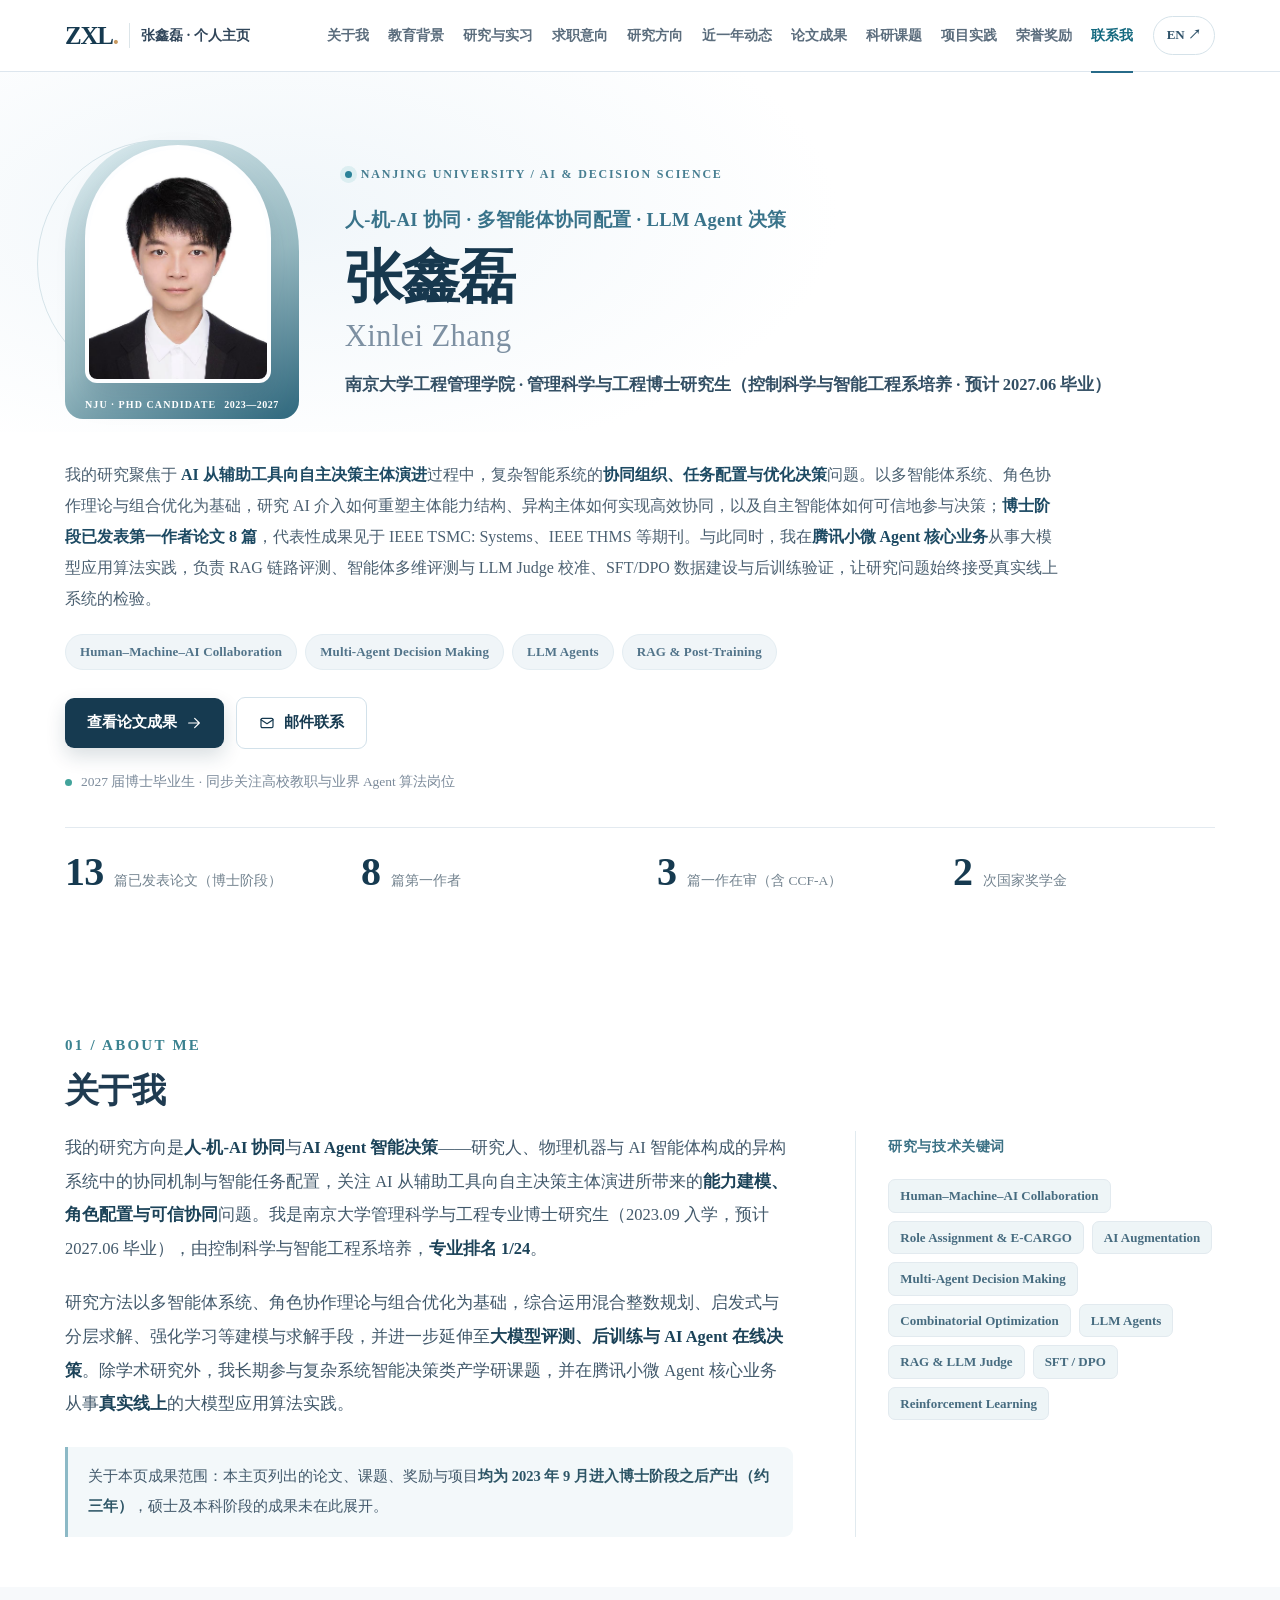
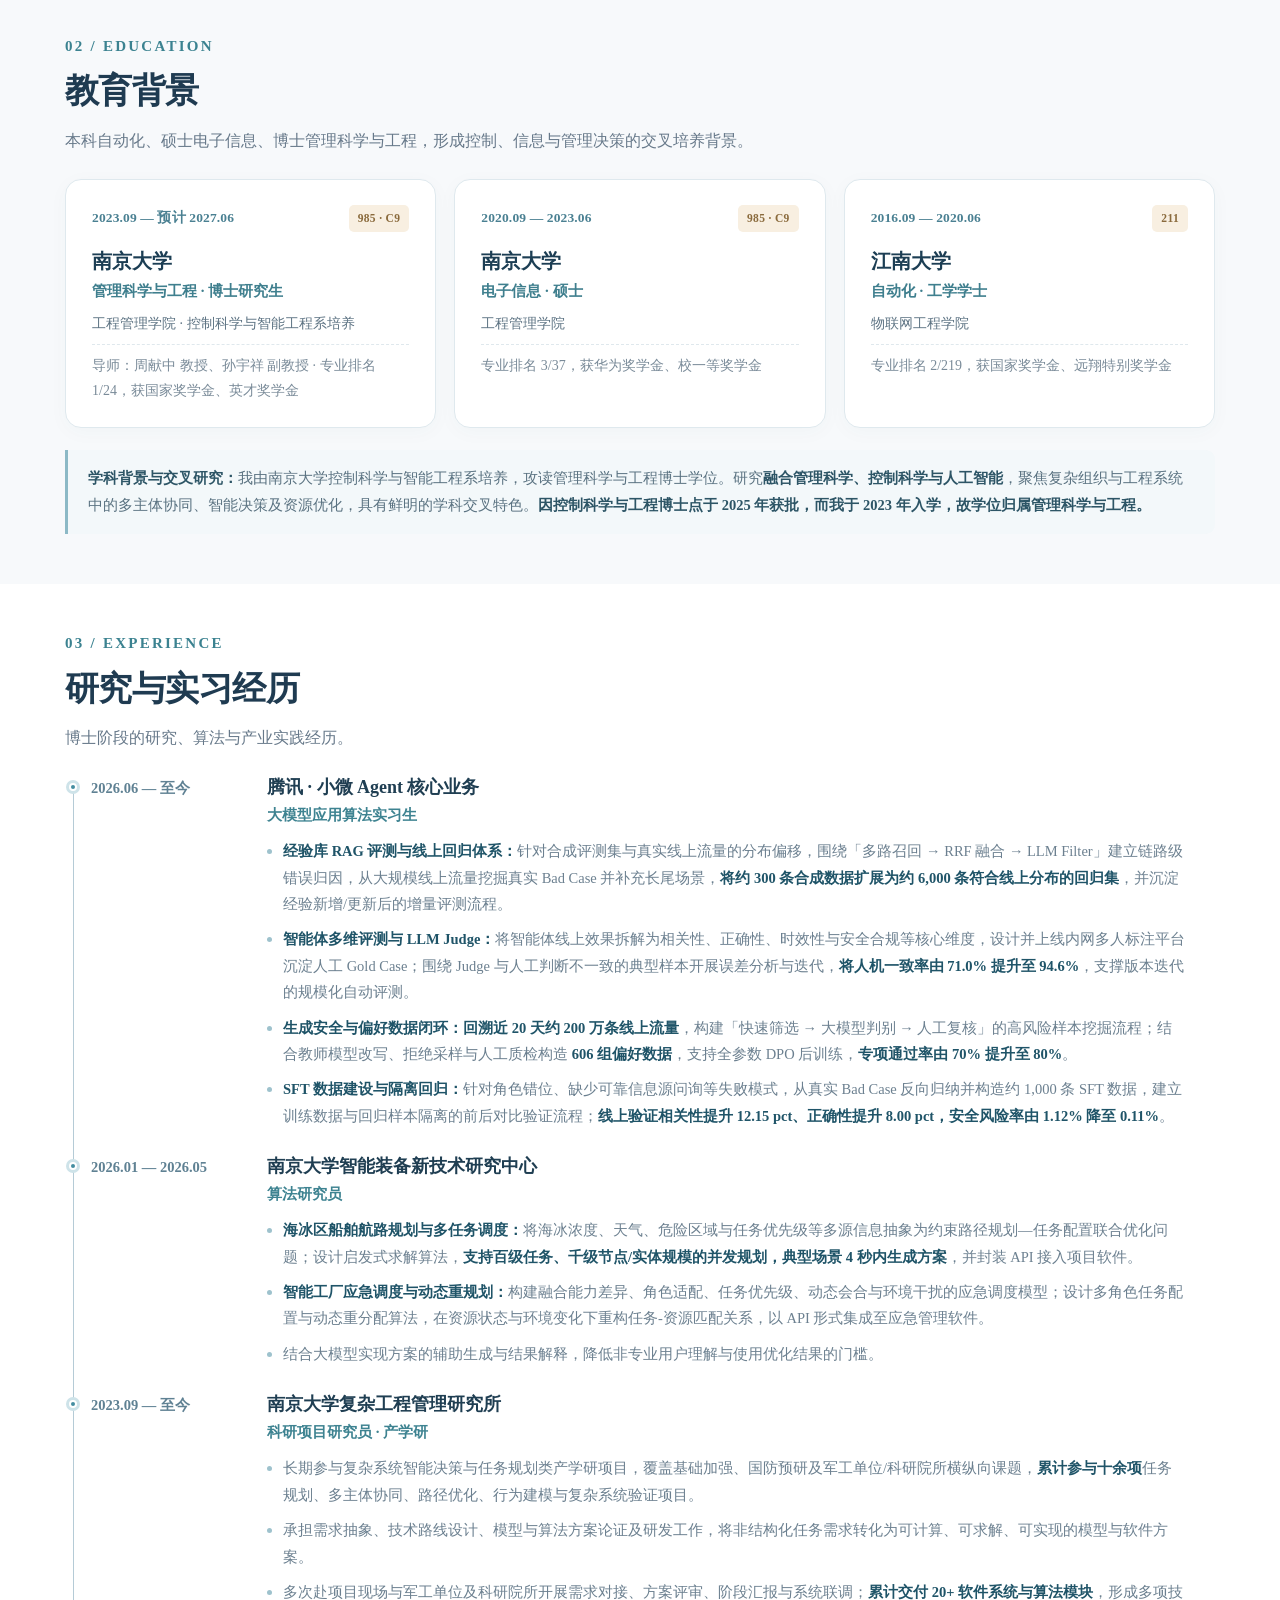
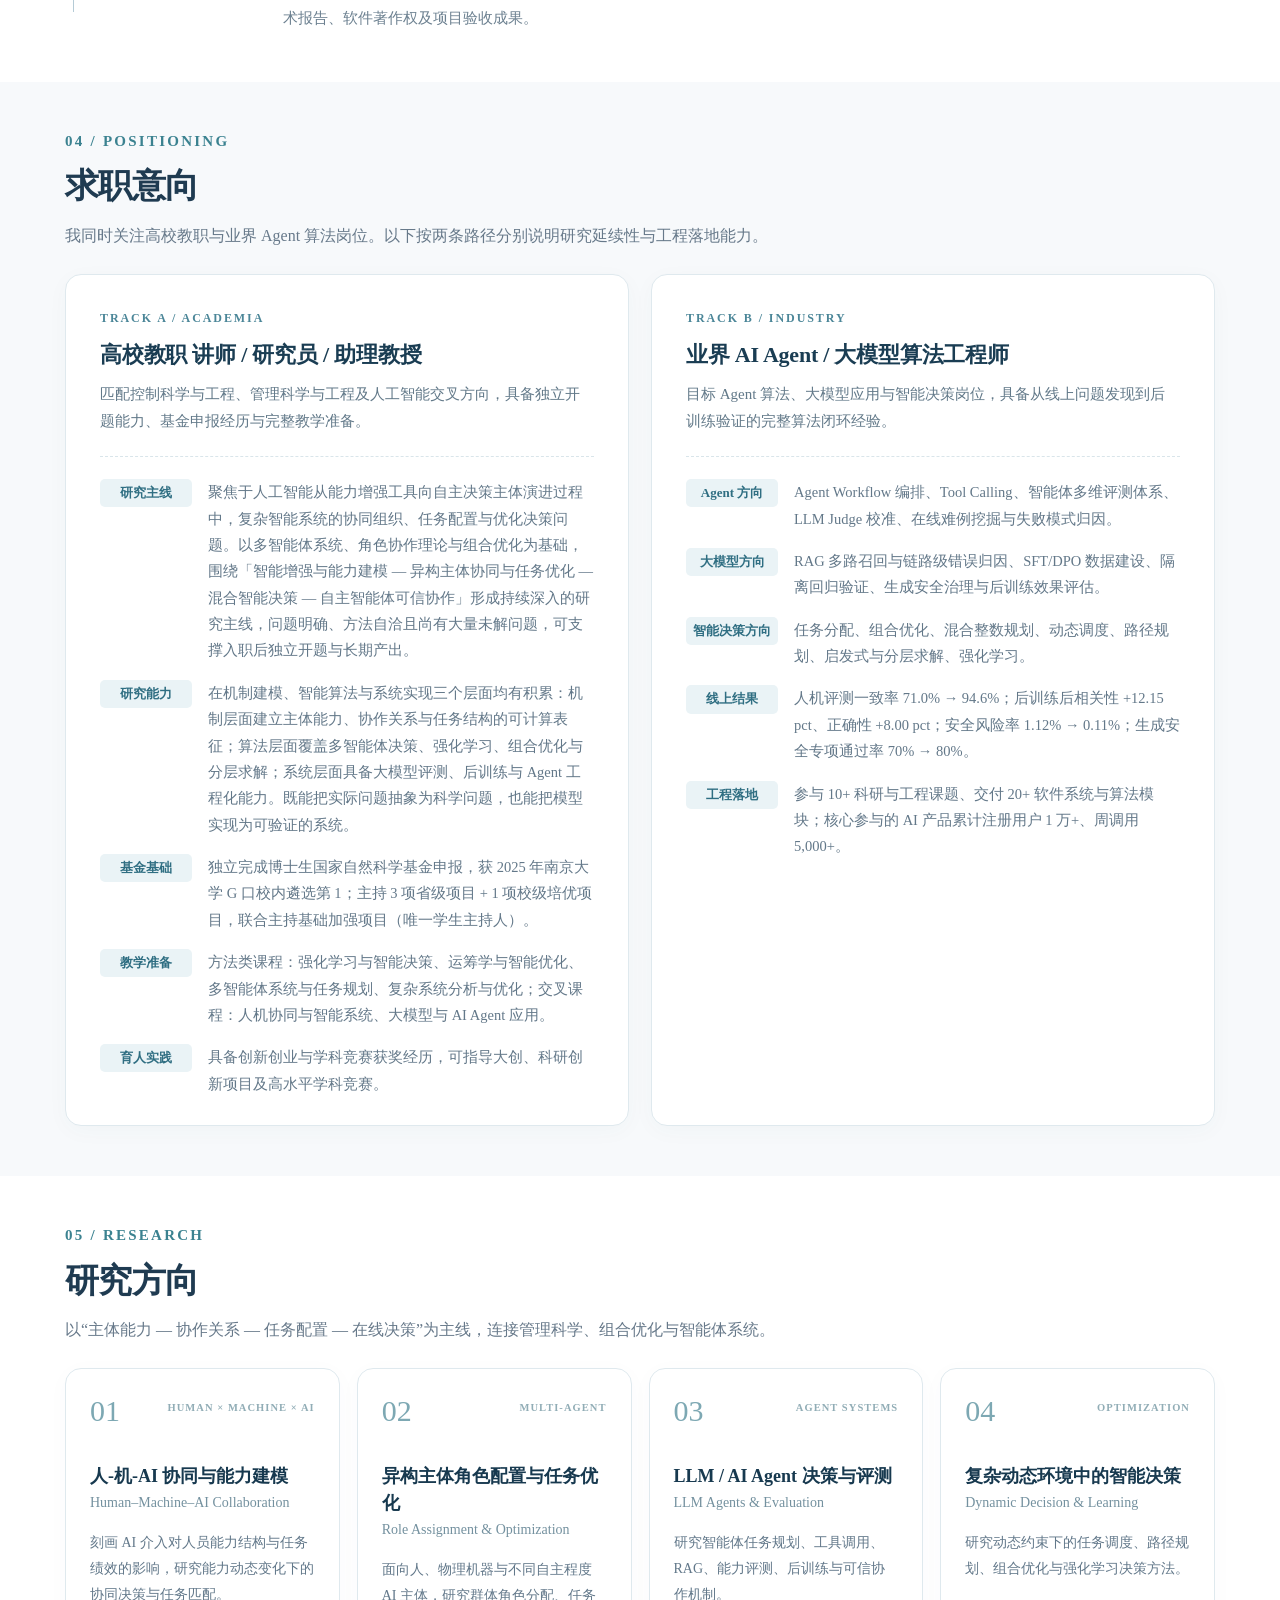
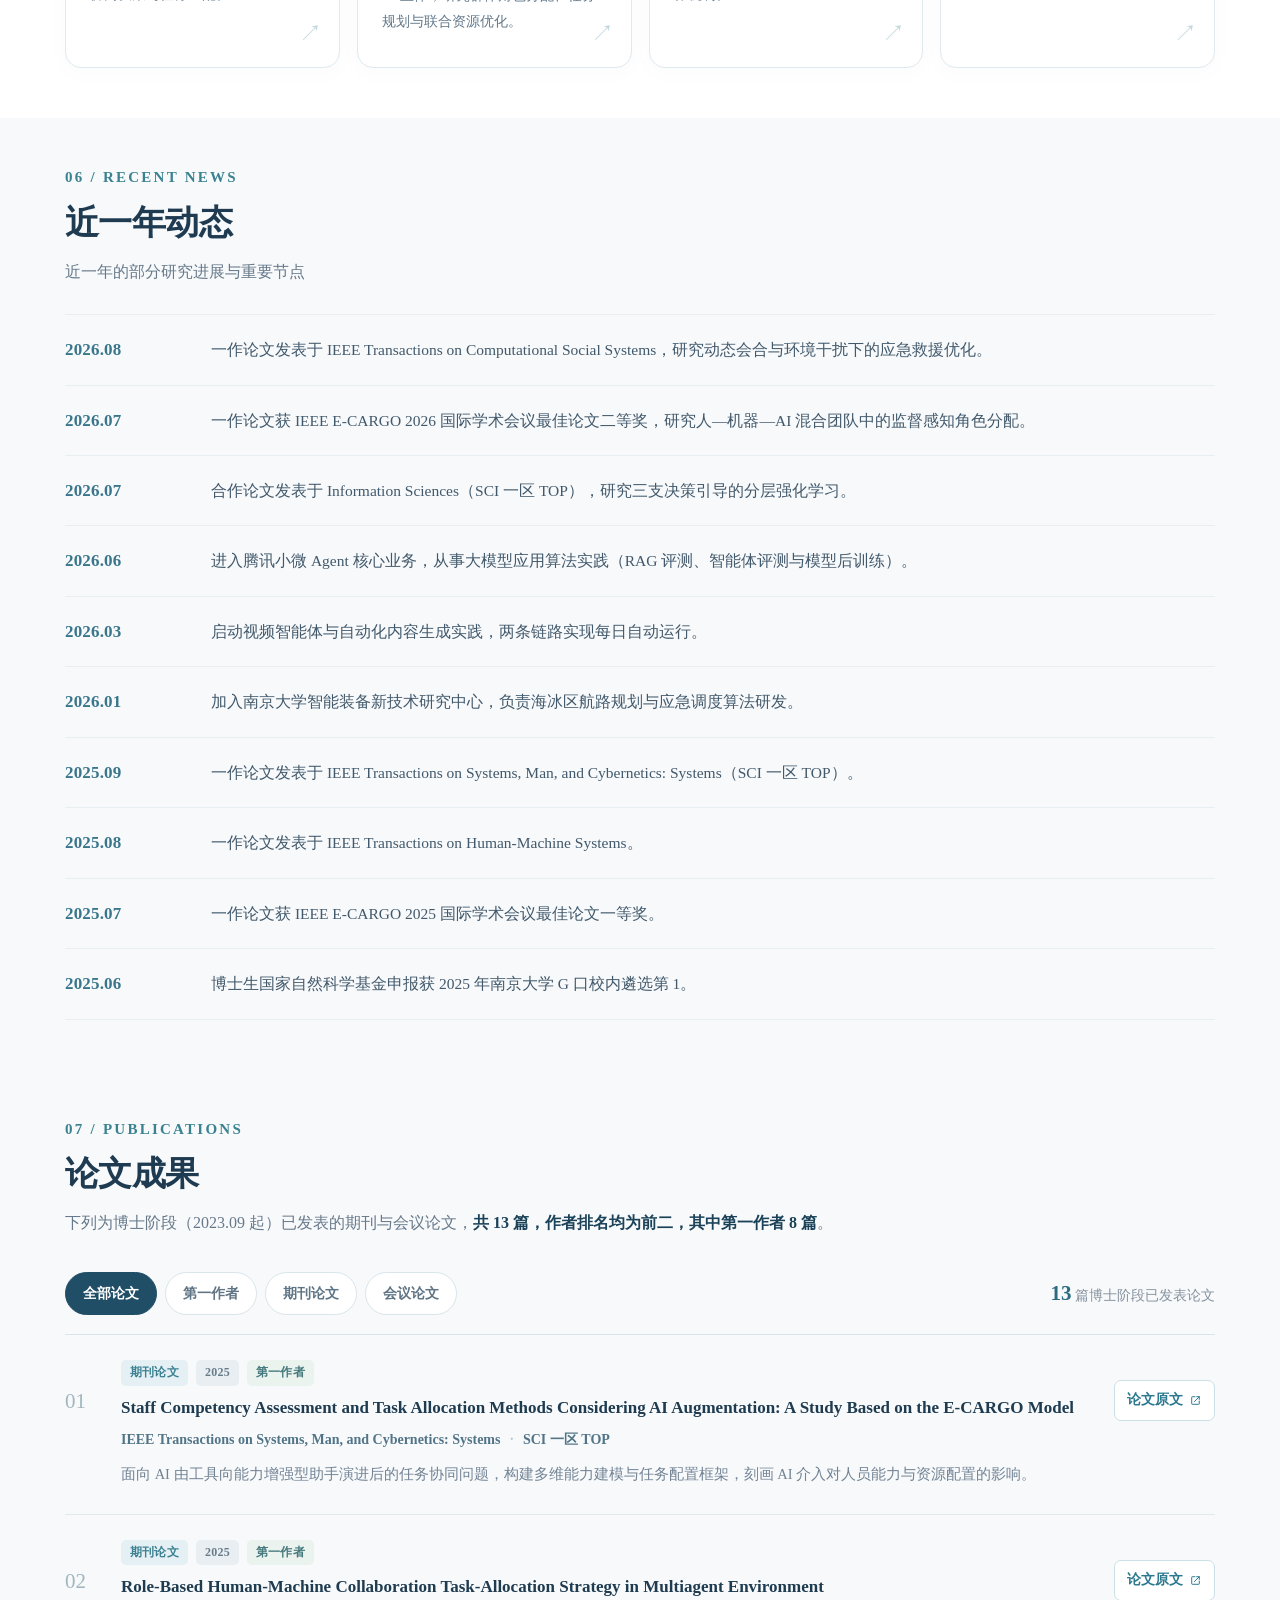
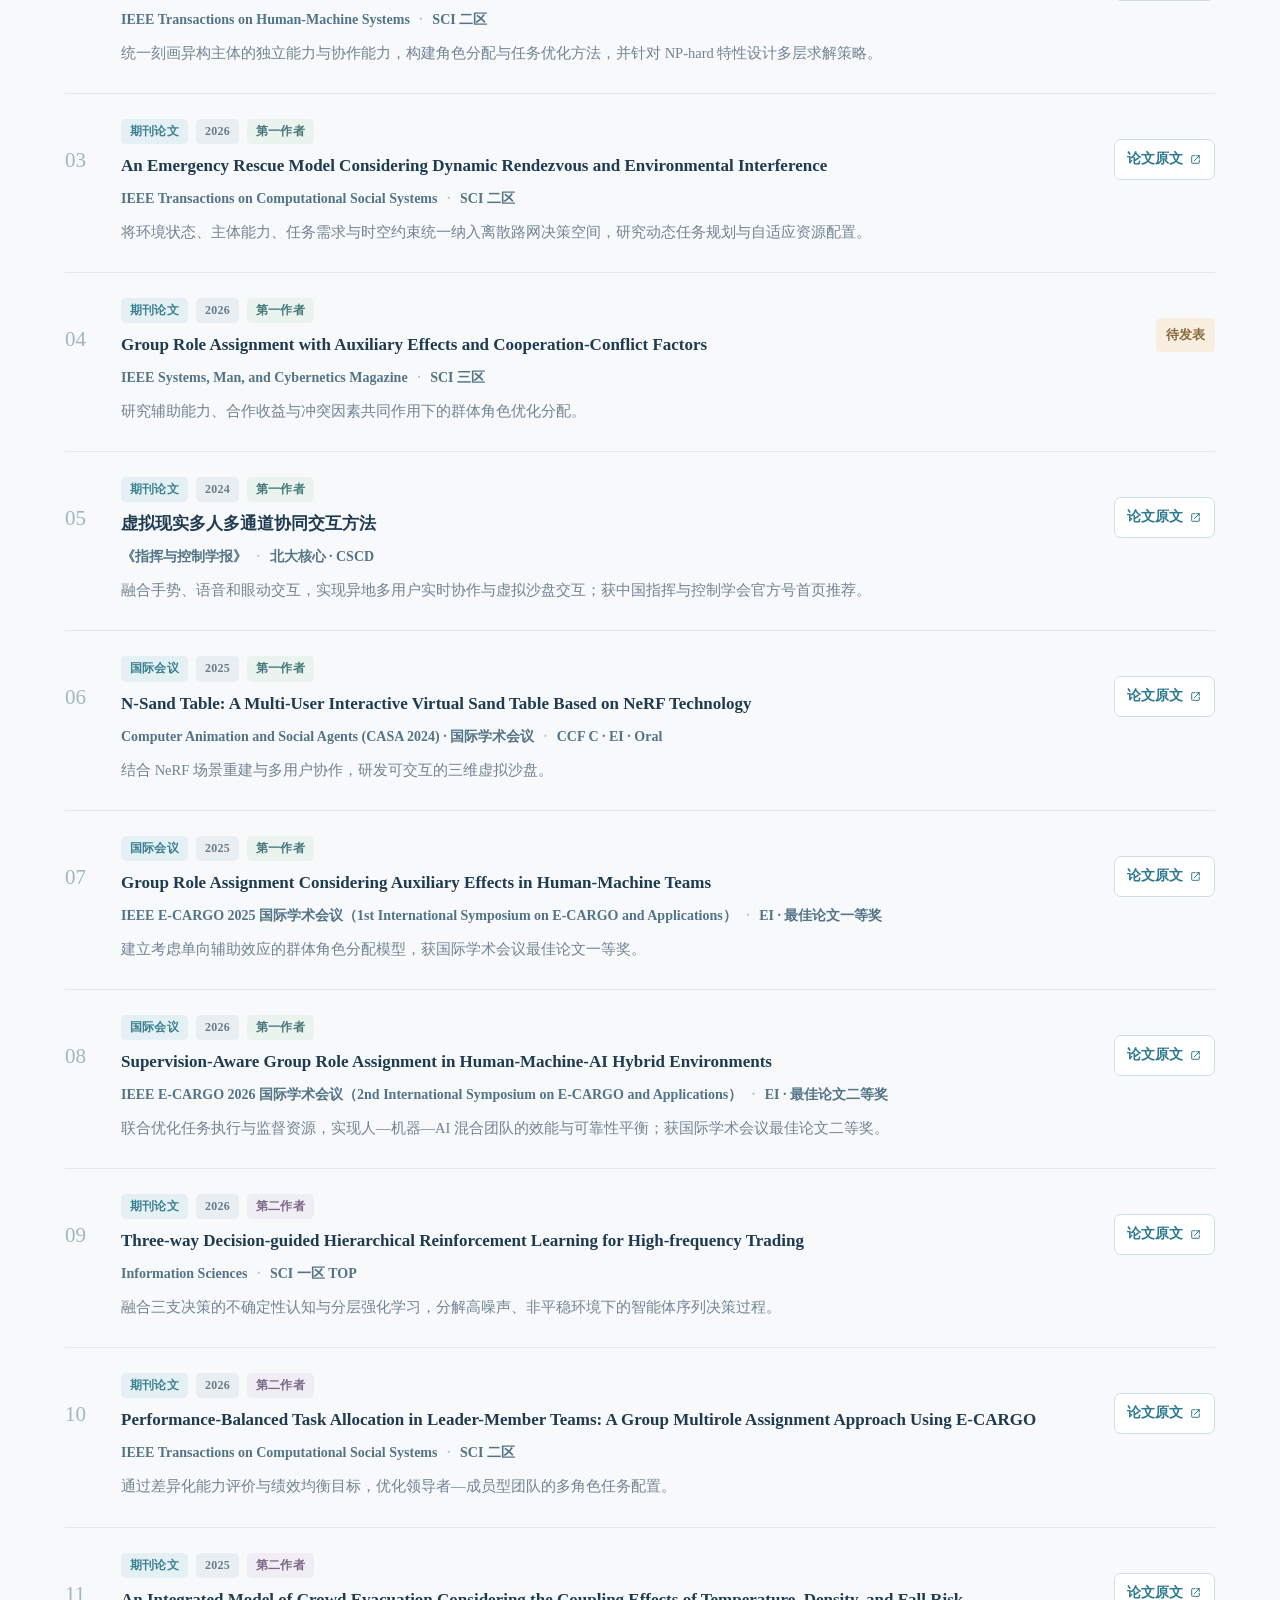
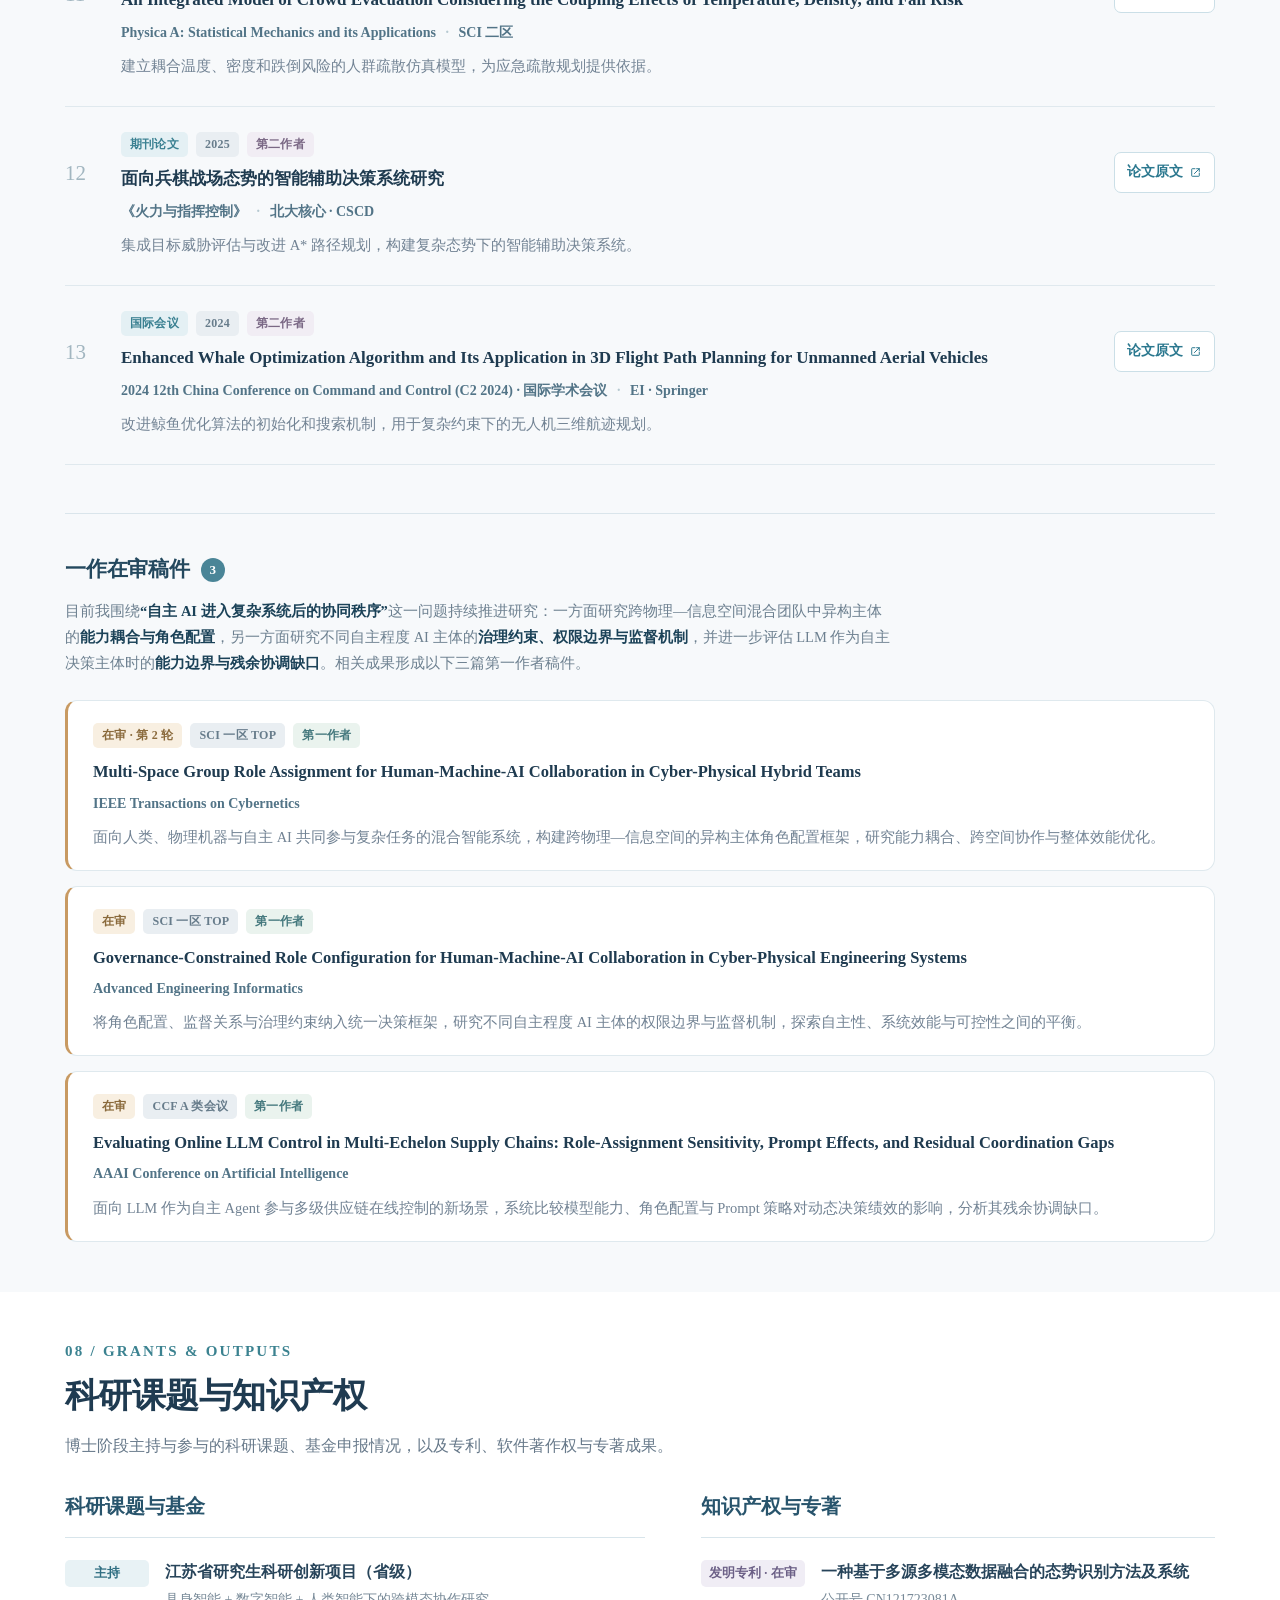
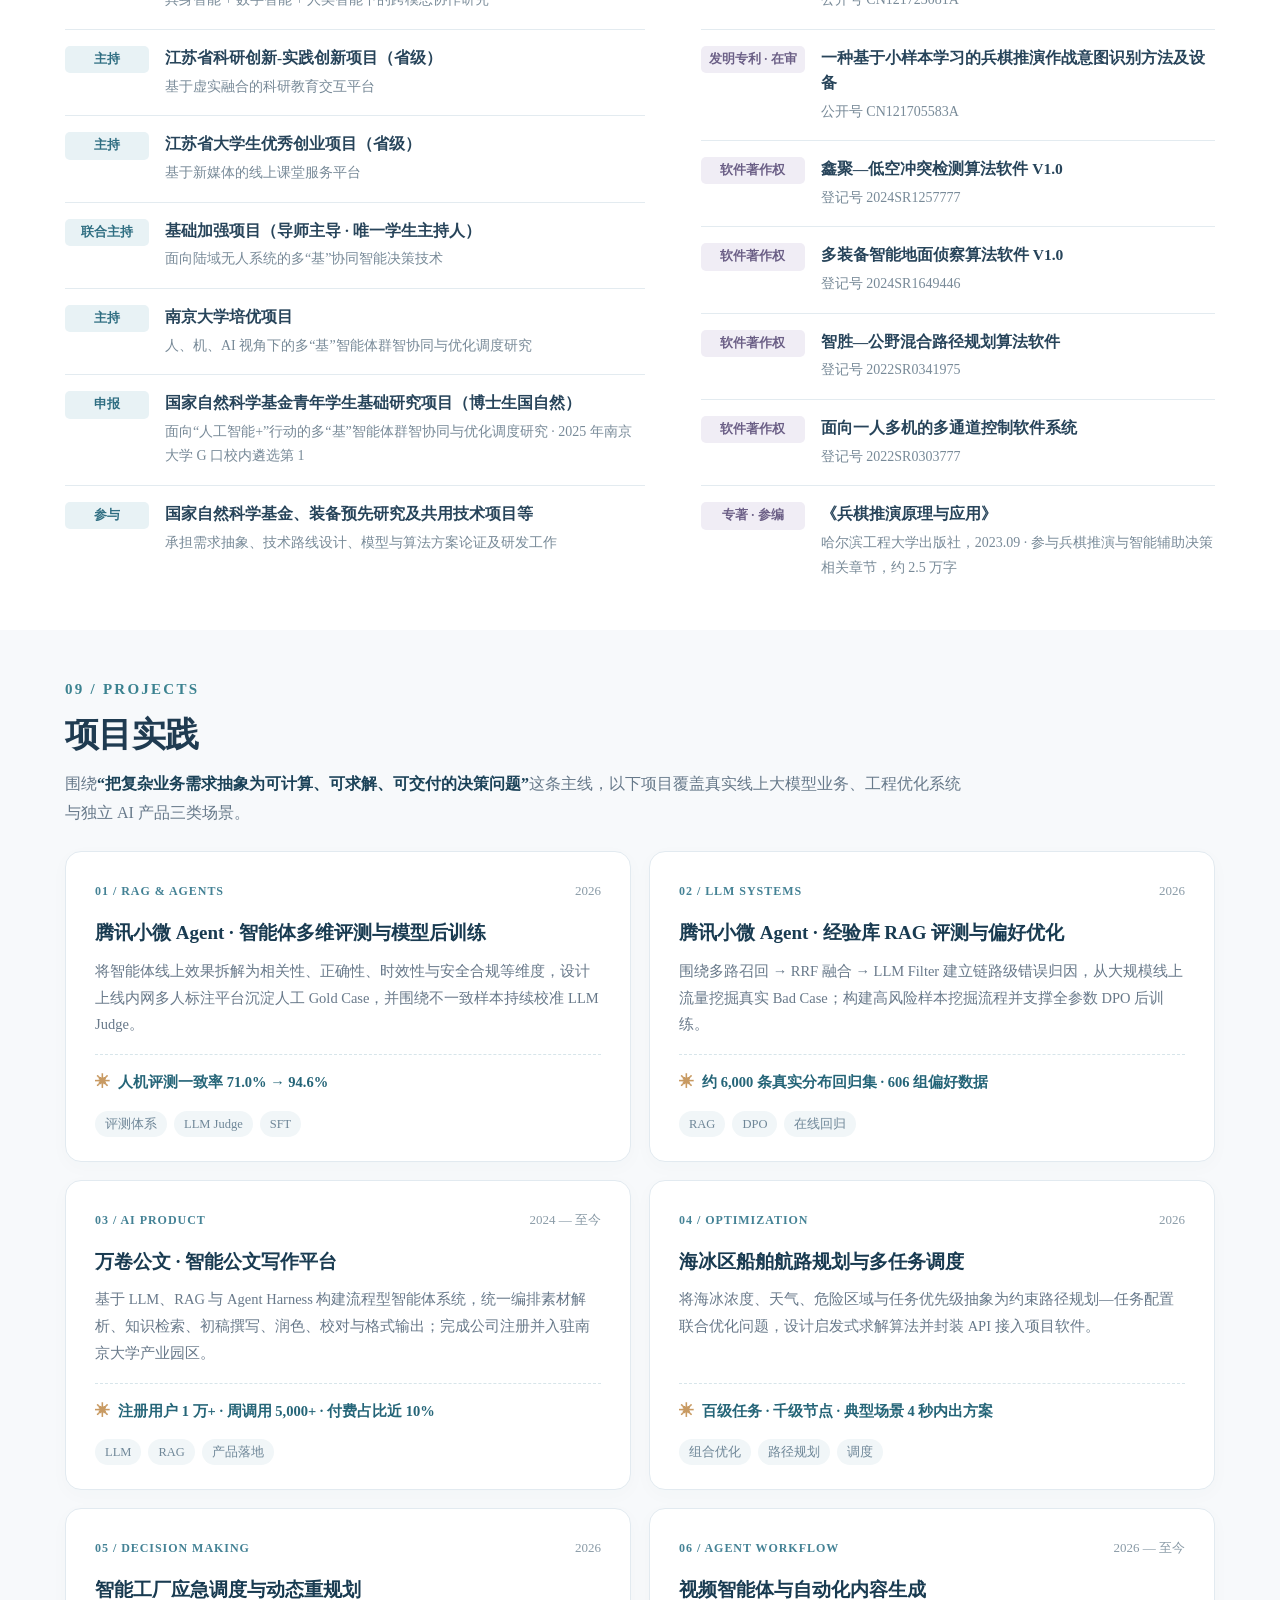
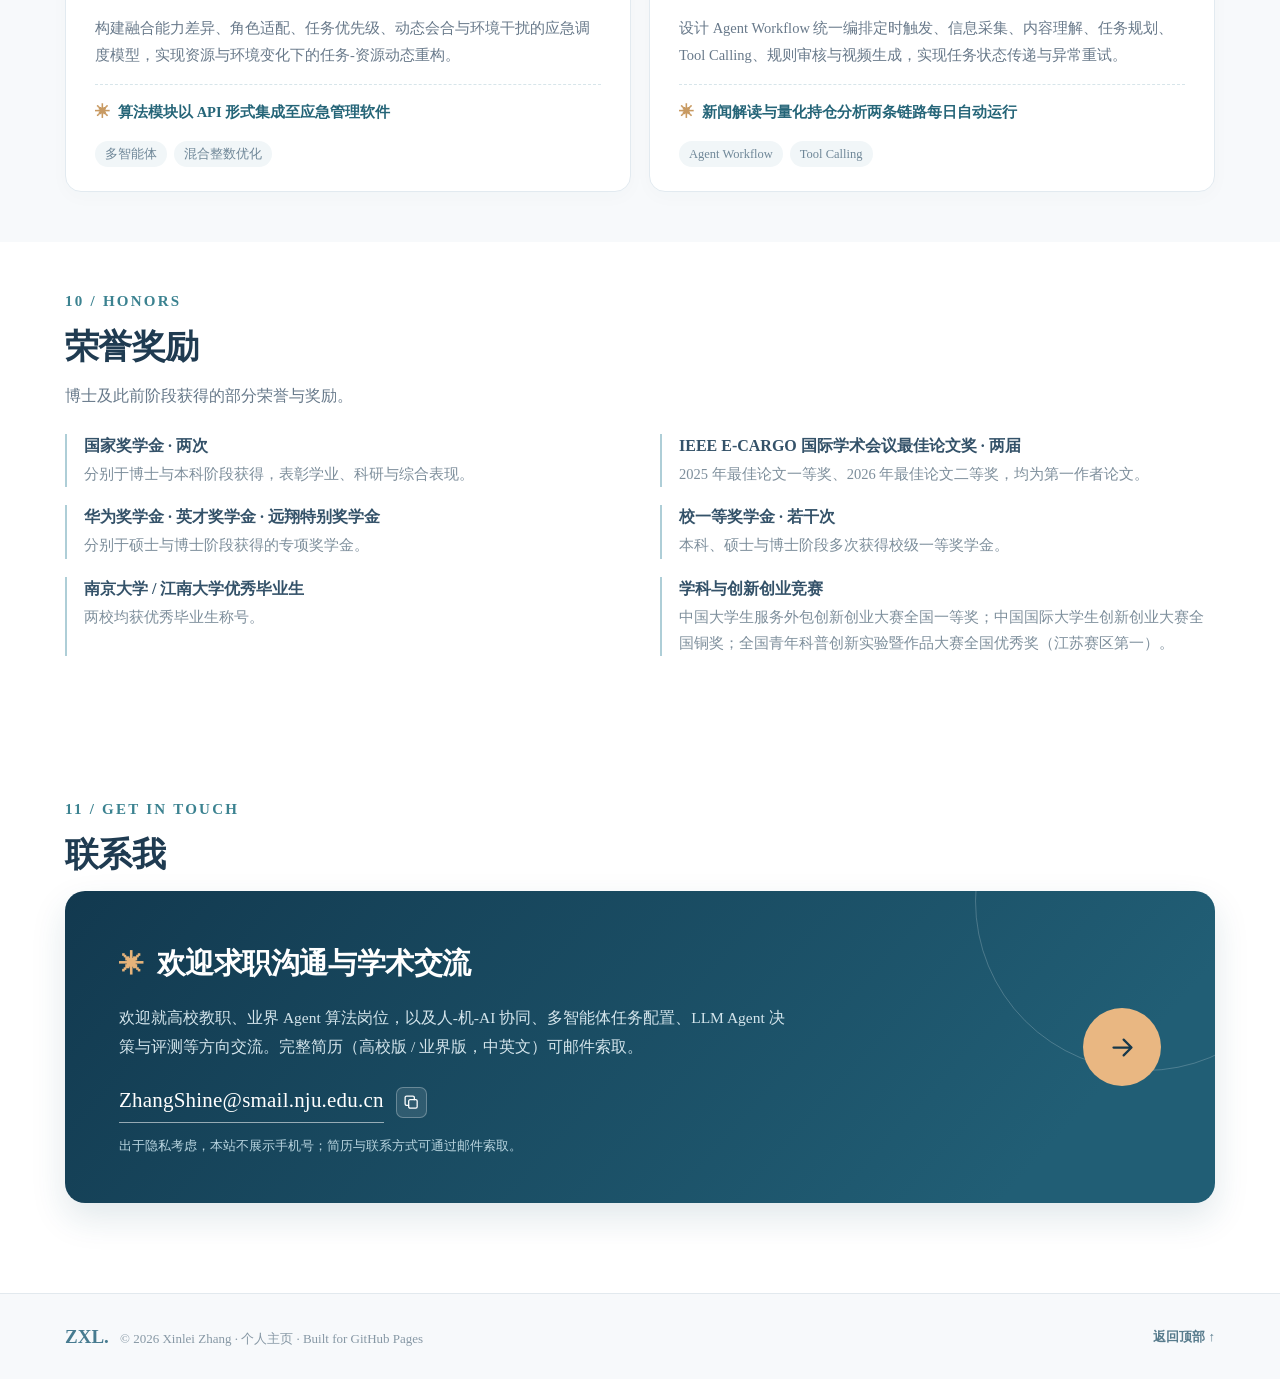
<file: index.html>
<!doctype html>
<html lang="zh-CN">
<head>
<meta charset="UTF-8">
<meta name="viewport" content="width=device-width, initial-scale=1">
<title>张鑫磊 | 南京大学博士研究生 · 人-机-AI 协同与 AI Agent 智能决策</title>
<meta name="description" content="张鑫磊，南京大学管理科学与工程博士研究生（控制科学与智能工程系培养），研究人-机-AI 协同、多智能体协同配置与 LLM Agent 智能决策。博士阶段已发表论文 13 篇（第一作者 8 篇），现于腾讯小微 Agent 核心业务从事大模型应用算法实践。求职联系：ZhangShine@smail.nju.edu.cn">
<meta name="keywords" content="张鑫磊,南京大学张鑫磊,南京大学,工程管理学院,控制科学与智能工程系,智能装备新技术研究中心,博士研究生,周献中,孙宇祥,人机AI协同,人-机-AI 协同,AI Agent,智能决策,多智能体系统,角色配置,E-CARGO,组合优化,大模型评测,管理科学与工程,求职,个人主页">
<meta name="author" content="张鑫磊">
<meta name="robots" content="index,follow,max-image-preview:large,max-snippet:-1">
<meta name="google-site-verification" content="HGMWTCL0xuLLuoXf51bVLZwl76zY8WahN2dQPouRXxk">
<meta name="theme-color" content="#f6f8fb">
<link rel="canonical" href="https://zhangxinleime.github.io/">
<link rel="alternate" hreflang="zh-CN" href="https://zhangxinleime.github.io/">
<link rel="alternate" hreflang="en" href="https://zhangxinleime.github.io/en.html">
<link rel="alternate" hreflang="x-default" href="https://zhangxinleime.github.io/">
<meta property="og:type" content="profile">
<meta property="og:site_name" content="张鑫磊">
<meta property="og:locale" content="zh_CN">
<meta property="og:url" content="https://zhangxinleime.github.io/">
<meta property="og:title" content="张鑫磊 | 南京大学博士研究生 · 人-机-AI 协同与 AI Agent 智能决策">
<meta property="og:description" content="张鑫磊，南京大学管理科学与工程博士研究生（控制科学与智能工程系培养），研究人-机-AI 协同、多智能体协同配置与 LLM Agent 智能决策。博士阶段已发表论文 13 篇（第一作者 8 篇），现于腾讯小微 Agent 核心业务从事大模型应用算法实践。求职联系：ZhangShine@smail.nju.edu.cn">
<meta property="og:image" content="https://zhangxinleime.github.io/assets/portrait.jpg">
<meta property="profile:first_name" content="鑫磊">
<meta property="profile:last_name" content="张">
<meta name="twitter:card" content="summary_large_image">
<meta name="twitter:title" content="张鑫磊 | 南京大学博士研究生 · 人-机-AI 协同与 AI Agent 智能决策">
<meta name="twitter:description" content="张鑫磊，南京大学管理科学与工程博士研究生（控制科学与智能工程系培养），研究人-机-AI 协同、多智能体协同配置与 LLM Agent 智能决策。博士阶段已发表论文 13 篇（第一作者 8 篇），现于腾讯小微 Agent 核心业务从事大模型应用算法实践。求职联系：ZhangShine@smail.nju.edu.cn">
<meta name="twitter:image" content="https://zhangxinleime.github.io/assets/portrait.jpg">
<link rel="icon" type="image/svg+xml" href="assets/favicon.svg">
<link rel="stylesheet" href="style.css">
<script type="application/ld+json">{"@context":"https://schema.org","@type":"Person","name":"张鑫磊","alternateName":["Xinlei Zhang","张鑫磊","ZHANG Xinlei","Zhang Xinlei"],"url":"https://zhangxinleime.github.io/","mainEntityOfPage":{"@type":"WebPage","@id":"https://zhangxinleime.github.io/"},"image":"https://zhangxinleime.github.io/assets/portrait.jpg","email":"mailto:ZhangShine@smail.nju.edu.cn","jobTitle":"博士研究生","description":"张鑫磊，南京大学管理科学与工程博士研究生（控制科学与智能工程系培养），研究人-机-AI 协同、多智能体协同配置与 LLM Agent 智能决策。博士阶段已发表论文 13 篇（第一作者 8 篇），现于腾讯小微 Agent 核心业务从事大模型应用算法实践。求职联系：ZhangShine@smail.nju.edu.cn","affiliation":[{"@type":"CollegeOrUniversity","name":"南京大学","url":"https://www.nju.edu.cn","sameAs":"https://en.wikipedia.org/wiki/Nanjing_University"},{"@type":"Organization","name":"南京大学工程管理学院","url":"https://sme.nju.edu.cn"},{"@type":"Organization","name":"南京大学智能装备新技术研究中心"}],"worksFor":{"@type":"Organization","name":"南京大学"},"alumniOf":[{"@type":"CollegeOrUniversity","name":"南京大学"},{"@type":"CollegeOrUniversity","name":"江南大学"}],"knowsAbout":["人-机-AI 协同","多智能体系统","智能任务配置","角色协作理论 E-CARGO","组合优化","强化学习","大模型评测","AI Agent 智能决策"],"knowsLanguage":["zh-CN","en"]}</script>
</head>
<body>
<a href="#main" class="skip-link">跳到主要内容</a>
<div class="reading-progress" id="progress" aria-hidden="true"></div>
<header class="site-header" id="top"><div class="header-inner container">
  <a href="#top" class="brand" aria-label="张鑫磊 home"><span class="brand-mark">ZXL<span class="brand-point">.</span></span><span class="brand-label">张鑫磊 · 个人主页</span></a>
  <nav class="site-nav" aria-label="Primary navigation"><a class="nav-link" href="#about">关于我</a><a class="nav-link" href="#education">教育背景</a><a class="nav-link" href="#experience">研究与实习</a><a class="nav-link" href="#positioning">求职意向</a><a class="nav-link" href="#research">研究方向</a><a class="nav-link" href="#news">近一年动态</a><a class="nav-link" href="#publications">论文成果</a><a class="nav-link" href="#grants">科研课题</a><a class="nav-link" href="#projects">项目实践</a><a class="nav-link" href="#honors">荣誉奖励</a><a class="nav-link" href="#contact">联系我</a></nav>
  <div class="header-actions"><a class="lang-toggle" href="en.html" aria-label="Switch language">EN<span aria-hidden="true"> ↗</span></a><button type="button" class="mobile-toggle" aria-controls="mobile-nav" aria-expanded="false" aria-label="Menu"><span></span><span></span><span></span></button></div>
</div><nav class="mobile-nav" id="mobile-nav" aria-label="Mobile navigation"><a class="nav-link" href="#about">关于我</a><a class="nav-link" href="#education">教育背景</a><a class="nav-link" href="#experience">研究与实习</a><a class="nav-link" href="#positioning">求职意向</a><a class="nav-link" href="#research">研究方向</a><a class="nav-link" href="#news">近一年动态</a><a class="nav-link" href="#publications">论文成果</a><a class="nav-link" href="#grants">科研课题</a><a class="nav-link" href="#projects">项目实践</a><a class="nav-link" href="#honors">荣誉奖励</a><a class="nav-link" href="#contact">联系我</a></nav></header>
<main id="main">
<section class="hero-section container" aria-labelledby="hero-title">
<div class="hero-head">
<div class="hero-visual"><div class="portrait-stage"><div class="portrait-frame"><img src="assets/portrait.jpg" alt="张鑫磊的证件照" width="750" height="1050" fetchpriority="high"></div><div class="portrait-bottom"><span class="portrait-mini">NJU · PHD CANDIDATE</span><span>2023—2027</span></div></div></div>
<div class="hero-identity">
<div class="eyebrow"><span class="eyebrow-dot"></span> NANJING UNIVERSITY  /  AI &amp; DECISION SCIENCE</div>
<div class="hero-introline">人-机-AI 协同 · 多智能体协同配置 · LLM Agent 决策</div>
<h1 id="hero-title">张鑫磊<span class="hero-english">Xinlei Zhang</span></h1>
<p class="hero-role">南京大学工程管理学院 · 管理科学与工程博士研究生（控制科学与智能工程系培养 · 预计 2027.06 毕业）</p>
</div></div>
<div class="hero-copy">
<p class="hero-description">我的研究聚焦于 <strong class="hl">AI 从辅助工具向自主决策主体演进</strong>过程中，复杂智能系统的<strong class="hl">协同组织、任务配置与优化决策</strong>问题。以多智能体系统、角色协作理论与组合优化为基础，研究 AI 介入如何重塑主体能力结构、异构主体如何实现高效协同，以及自主智能体如何可信地参与决策；<strong class="hl">博士阶段已发表第一作者论文 8 篇</strong>，代表性成果见于 IEEE TSMC: Systems、IEEE THMS 等期刊。与此同时，我在<strong class="hl">腾讯小微 Agent 核心业务</strong>从事大模型应用算法实践，负责 RAG 链路评测、智能体多维评测与 LLM Judge 校准、SFT/DPO 数据建设与后训练验证，让研究问题始终接受真实线上系统的检验。</p>
<div class="hero-tags"><span>Human–Machine–AI Collaboration</span><span>Multi-Agent Decision Making</span><span>LLM Agents</span><span>RAG &amp; Post-Training</span></div>
<div class="hero-actions"><a class="btn btn-primary" href="#publications">查看论文成果 <svg viewBox="0 0 24 24" aria-hidden="true"><path d="M4 12h16m-7-7 7 7-7 7"/></svg></a><a class="btn btn-outline" href="mailto:ZhangShine@smail.nju.edu.cn"><svg viewBox="0 0 24 24" aria-hidden="true"><rect x="3" y="5" width="18" height="14" rx="2"/><path d="m3 7 9 6 9-6"/></svg> 邮件联系</a></div>
<div class="hero-footnote"><span class="pulse"></span>2027 届博士毕业生 · 同步关注高校教职与业界 Agent 算法岗位</div>
</div>
<div class="hero-stats"><div class="stat"><strong>13</strong><span>篇已发表论文（博士阶段）</span></div><div class="stat"><strong>8</strong><span>篇第一作者</span></div><div class="stat"><strong>3</strong><span>篇一作在审（含 CCF-A）</span></div><div class="stat"><strong>2</strong><span>次国家奖学金</span></div></div></section>
<section id="about" class="section section-about"><div class="container">
<div class="section-header"><div class="section-number">01 / ABOUT ME</div><h2>关于我</h2></div><div class="about-layout"><div class="about-text"><p>我的研究方向是<strong class="hl">人-机-AI 协同</strong>与<strong class="hl">AI Agent 智能决策</strong>——研究人、物理机器与 AI 智能体构成的异构系统中的协同机制与智能任务配置，关注 AI 从辅助工具向自主决策主体演进所带来的<strong class="hl">能力建模、角色配置与可信协同</strong>问题。我是南京大学管理科学与工程专业博士研究生（2023.09 入学，预计 2027.06 毕业），由控制科学与智能工程系培养，<strong class="hl">专业排名 1/24</strong>。</p><p>研究方法以多智能体系统、角色协作理论与组合优化为基础，综合运用混合整数规划、启发式与分层求解、强化学习等建模与求解手段，并进一步延伸至<strong class="hl">大模型评测、后训练与 AI Agent 在线决策</strong>。除学术研究外，我长期参与复杂系统智能决策类产学研课题，并在腾讯小微 Agent 核心业务从事<strong class="hl">真实线上</strong>的大模型应用算法实践。</p><p class="stage-note">关于本页成果范围：本主页列出的论文、课题、奖励与项目<strong class="hl">均为 2023 年 9 月进入博士阶段之后产出（约三年）</strong>，硕士及本科阶段的成果未在此展开。</p></div><div class="about-aside"><span class="aside-heading">研究与技术关键词</span><div class="tag-cloud"><span>Human–Machine–AI Collaboration</span><span>Role Assignment &amp; E-CARGO</span><span>AI Augmentation</span><span>Multi-Agent Decision Making</span><span>Combinatorial Optimization</span><span>LLM Agents</span><span>RAG &amp; LLM Judge</span><span>SFT / DPO</span><span>Reinforcement Learning</span></div></div></div>
</div></section>
<section id="education" class="section section-soft"><div class="container">
<div class="section-header"><div class="section-number">02 / EDUCATION</div><h2>教育背景</h2></div><p class="section-lead">本科自动化、硕士电子信息、博士管理科学与工程，形成控制、信息与管理决策的交叉培养背景。</p><div class="edu-grid"><article class="edu-card"><div class="edu-top"><span class="edu-years">2023.09 — 预计 2027.06</span><span class="edu-badge">985 · C9</span></div><h3>南京大学</h3><div class="edu-degree">管理科学与工程 · 博士研究生</div><div class="edu-dept">工程管理学院 · 控制科学与智能工程系培养</div><p>导师：周献中 教授、孙宇祥 副教授 · 专业排名 1/24，获国家奖学金、英才奖学金</p></article><article class="edu-card"><div class="edu-top"><span class="edu-years">2020.09 — 2023.06</span><span class="edu-badge">985 · C9</span></div><h3>南京大学</h3><div class="edu-degree">电子信息 · 硕士</div><div class="edu-dept">工程管理学院</div><p>专业排名 3/37，获华为奖学金、校一等奖学金</p></article><article class="edu-card"><div class="edu-top"><span class="edu-years">2016.09 — 2020.06</span><span class="edu-badge">211</span></div><h3>江南大学</h3><div class="edu-degree">自动化 · 工学学士</div><div class="edu-dept">物联网工程学院</div><p>专业排名 2/219，获国家奖学金、远翔特别奖学金</p></article></div><p class="stage-note edu-note"><strong class="hl">学科背景与交叉研究：</strong>我由南京大学控制科学与智能工程系培养，攻读管理科学与工程博士学位。研究<strong class="hl">融合管理科学、控制科学与人工智能</strong>，聚焦复杂组织与工程系统中的多主体协同、智能决策及资源优化，具有鲜明的学科交叉特色。<strong class="hl">因控制科学与工程博士点于 2025 年获批，而我于 2023 年入学，故学位归属管理科学与工程。</strong></p></div></section>
<section id="experience" class="section"><div class="container">
<div class="section-header"><div class="section-number">03 / EXPERIENCE</div><h2>研究与实习经历</h2></div><p class="section-lead">博士阶段的研究、算法与产业实践经历。</p><div class="timeline timeline-wide"><div class="timeline-item"><div class="timeline-date">2026.06 — 至今</div><div class="timeline-content"><h4>腾讯 · 小微 Agent 核心业务</h4><div class="timeline-role">大模型应用算法实习生</div><ul class="work-points"><li><strong class="hl">经验库 RAG 评测与线上回归体系：</strong>针对合成评测集与真实线上流量的分布偏移，围绕「多路召回 → RRF 融合 → LLM Filter」建立链路级错误归因，从大规模线上流量挖掘真实 Bad Case 并补充长尾场景，<strong class="hl">将约 300 条合成数据扩展为约 6,000 条符合线上分布的回归集</strong>，并沉淀经验新增/更新后的增量评测流程。</li><li><strong class="hl">智能体多维评测与 LLM Judge：</strong>将智能体线上效果拆解为相关性、正确性、时效性与安全合规等核心维度，设计并上线内网多人标注平台沉淀人工 Gold Case；围绕 Judge 与人工判断不一致的典型样本开展误差分析与迭代，<strong class="hl">将人机一致率由 71.0% 提升至 94.6%</strong>，支撑版本迭代的规模化自动评测。</li><li><strong class="hl">生成安全与偏好数据闭环：</strong><strong class="hl">回溯近 20 天约 200 万条线上流量</strong>，构建「快速筛选 → 大模型判别 → 人工复核」的高风险样本挖掘流程；结合教师模型改写、拒绝采样与人工质检构造 <strong class="hl">606 组偏好数据</strong>，支持全参数 DPO 后训练，<strong class="hl">专项通过率由 70% 提升至 80%</strong>。</li><li><strong class="hl">SFT 数据建设与隔离回归：</strong>针对角色错位、缺少可靠信息源问询等失败模式，从真实 Bad Case 反向归纳并构造约 1,000 条 SFT 数据，建立训练数据与回归样本隔离的前后对比验证流程；<strong class="hl">线上验证相关性提升 12.15 pct、正确性提升 8.00 pct，安全风险率由 1.12% 降至 0.11%</strong>。</li></ul></div></div><div class="timeline-item"><div class="timeline-date">2026.01 — 2026.05</div><div class="timeline-content"><h4>南京大学智能装备新技术研究中心</h4><div class="timeline-role">算法研究员</div><ul class="work-points"><li><strong class="hl">海冰区船舶航路规划与多任务调度：</strong>将海冰浓度、天气、危险区域与任务优先级等多源信息抽象为约束路径规划—任务配置联合优化问题；设计启发式求解算法，<strong class="hl">支持百级任务、千级节点/实体规模的并发规划，典型场景 4 秒内生成方案</strong>，并封装 API 接入项目软件。</li><li><strong class="hl">智能工厂应急调度与动态重规划：</strong>构建融合能力差异、角色适配、任务优先级、动态会合与环境干扰的应急调度模型；设计多角色任务配置与动态重分配算法，在资源状态与环境变化下重构任务-资源匹配关系，以 API 形式集成至应急管理软件。</li><li>结合大模型实现方案的辅助生成与结果解释，降低非专业用户理解与使用优化结果的门槛。</li></ul></div></div><div class="timeline-item"><div class="timeline-date">2023.09 — 至今</div><div class="timeline-content"><h4>南京大学复杂工程管理研究所</h4><div class="timeline-role">科研项目研究员 · 产学研</div><ul class="work-points"><li>长期参与复杂系统智能决策与任务规划类产学研项目，覆盖基础加强、国防预研及军工单位/科研院所横纵向课题，<strong class="hl">累计参与十余项</strong>任务规划、多主体协同、路径优化、行为建模与复杂系统验证项目。</li><li>承担需求抽象、技术路线设计、模型与算法方案论证及研发工作，将非结构化任务需求转化为可计算、可求解、可实现的模型与软件方案。</li><li>多次赴项目现场与军工单位及科研院所开展需求对接、方案评审、阶段汇报与系统联调；<strong class="hl">累计交付 20+ 软件系统与算法模块</strong>，形成多项技术报告、软件著作权及项目验收成果。</li></ul></div></div></div></div></section>
<section id="positioning" class="section section-soft"><div class="container">
<div class="section-header"><div class="section-number">04 / POSITIONING</div><h2>求职意向</h2></div><p class="section-lead">我同时关注高校教职与业界 Agent 算法岗位。以下按两条路径分别说明研究延续性与工程落地能力。</p><div class="track-grid"><article class="track-card"><div class="track-eyebrow">TRACK A / ACADEMIA</div><h3>高校教职 讲师 / 研究员 / 助理教授</h3><p class="track-summary">匹配控制科学与工程、管理科学与工程及人工智能交叉方向，具备独立开题能力、基金申报经历与完整教学准备。</p><ul class="track-list"><li><span class="track-label">研究主线</span><p>聚焦于人工智能从能力增强工具向自主决策主体演进过程中，复杂智能系统的协同组织、任务配置与优化决策问题。以多智能体系统、角色协作理论与组合优化为基础，围绕「智能增强与能力建模 — 异构主体协同与任务优化 — 混合智能决策 — 自主智能体可信协作」形成持续深入的研究主线，问题明确、方法自洽且尚有大量未解问题，可支撑入职后独立开题与长期产出。</p></li><li><span class="track-label">研究能力</span><p>在机制建模、智能算法与系统实现三个层面均有积累：机制层面建立主体能力、协作关系与任务结构的可计算表征；算法层面覆盖多智能体决策、强化学习、组合优化与分层求解；系统层面具备大模型评测、后训练与 Agent 工程化能力。既能把实际问题抽象为科学问题，也能把模型实现为可验证的系统。</p></li><li><span class="track-label">基金基础</span><p>独立完成博士生国家自然科学基金申报，获 2025 年南京大学 G 口校内遴选第 1；主持 3 项省级项目 + 1 项校级培优项目，联合主持基础加强项目（唯一学生主持人）。</p></li><li><span class="track-label">教学准备</span><p>方法类课程：强化学习与智能决策、运筹学与智能优化、多智能体系统与任务规划、复杂系统分析与优化；交叉课程：人机协同与智能系统、大模型与 AI Agent 应用。</p></li><li><span class="track-label">育人实践</span><p>具备创新创业与学科竞赛获奖经历，可指导大创、科研创新项目及高水平学科竞赛。</p></li></ul></article><article class="track-card"><div class="track-eyebrow">TRACK B / INDUSTRY</div><h3>业界 AI Agent / 大模型算法工程师</h3><p class="track-summary">目标 Agent 算法、大模型应用与智能决策岗位，具备从线上问题发现到后训练验证的完整算法闭环经验。</p><ul class="track-list"><li><span class="track-label">Agent 方向</span><p>Agent Workflow 编排、Tool Calling、智能体多维评测体系、LLM Judge 校准、在线难例挖掘与失败模式归因。</p></li><li><span class="track-label">大模型方向</span><p>RAG 多路召回与链路级错误归因、SFT/DPO 数据建设、隔离回归验证、生成安全治理与后训练效果评估。</p></li><li><span class="track-label">智能决策方向</span><p>任务分配、组合优化、混合整数规划、动态调度、路径规划、启发式与分层求解、强化学习。</p></li><li><span class="track-label">线上结果</span><p>人机评测一致率 71.0% → 94.6%；后训练后相关性 +12.15 pct、正确性 +8.00 pct；安全风险率 1.12% → 0.11%；生成安全专项通过率 70% → 80%。</p></li><li><span class="track-label">工程落地</span><p>参与 10+ 科研与工程课题、交付 20+ 软件系统与算法模块；核心参与的 AI 产品累计注册用户 1 万+、周调用 5,000+。</p></li></ul></article></div></div></section>
<section id="research" class="section"><div class="container">
<div class="section-header"><div class="section-number">05 / RESEARCH</div><h2>研究方向</h2></div><p class="section-lead">以“主体能力 — 协作关系 — 任务配置 — 在线决策”为主线，连接管理科学、组合优化与智能体系统。</p><div class="research-grid"><article class="research-card"><div class="research-index">01 <span>HUMAN × MACHINE × AI</span></div><h3>人-机-AI 协同与能力建模</h3><p class="research-en">Human–Machine–AI Collaboration</p><p class="research-desc">刻画 AI 介入对人员能力结构与任务绩效的影响，研究能力动态变化下的协同决策与任务匹配。</p><span class="card-corner" aria-hidden="true">↗</span></article><article class="research-card"><div class="research-index">02 <span>MULTI-AGENT</span></div><h3>异构主体角色配置与任务优化</h3><p class="research-en">Role Assignment &amp; Optimization</p><p class="research-desc">面向人、物理机器与不同自主程度 AI 主体，研究群体角色分配、任务规划与联合资源优化。</p><span class="card-corner" aria-hidden="true">↗</span></article><article class="research-card"><div class="research-index">03 <span>AGENT SYSTEMS</span></div><h3>LLM / AI Agent 决策与评测</h3><p class="research-en">LLM Agents &amp; Evaluation</p><p class="research-desc">研究智能体任务规划、工具调用、RAG、能力评测、后训练与可信协作机制。</p><span class="card-corner" aria-hidden="true">↗</span></article><article class="research-card"><div class="research-index">04 <span>OPTIMIZATION</span></div><h3>复杂动态环境中的智能决策</h3><p class="research-en">Dynamic Decision &amp; Learning</p><p class="research-desc">研究动态约束下的任务调度、路径规划、组合优化与强化学习决策方法。</p><span class="card-corner" aria-hidden="true">↗</span></article></div></div></section>
<section id="news" class="section section-soft"><div class="container"><div class="section-header"><div class="section-number">06 / RECENT NEWS</div><h2>近一年动态</h2></div><p class="section-lead">近一年的部分研究进展与重要节点</p><ol class="news-list"><li class="news-item"><time>2026.08</time><p>一作论文发表于 IEEE Transactions on Computational Social Systems，研究动态会合与环境干扰下的应急救援优化。</p></li><li class="news-item"><time>2026.07</time><p>一作论文获 IEEE E-CARGO 2026 国际学术会议最佳论文二等奖，研究人—机器—AI 混合团队中的监督感知角色分配。</p></li><li class="news-item"><time>2026.07</time><p>合作论文发表于 Information Sciences（SCI 一区 TOP），研究三支决策引导的分层强化学习。</p></li><li class="news-item"><time>2026.06</time><p>进入腾讯小微 Agent 核心业务，从事大模型应用算法实践（RAG 评测、智能体评测与模型后训练）。</p></li><li class="news-item"><time>2026.03</time><p>启动视频智能体与自动化内容生成实践，两条链路实现每日自动运行。</p></li><li class="news-item"><time>2026.01</time><p>加入南京大学智能装备新技术研究中心，负责海冰区航路规划与应急调度算法研发。</p></li><li class="news-item"><time>2025.09</time><p>一作论文发表于 IEEE Transactions on Systems, Man, and Cybernetics: Systems（SCI 一区 TOP）。</p></li><li class="news-item"><time>2025.08</time><p>一作论文发表于 IEEE Transactions on Human-Machine Systems。</p></li><li class="news-item"><time>2025.07</time><p>一作论文获 IEEE E-CARGO 2025 国际学术会议最佳论文一等奖。</p></li><li class="news-item"><time>2025.06</time><p>博士生国家自然科学基金申报获 2025 年南京大学 G 口校内遴选第 1。</p></li></ol></div></section>
<section id="publications" class="section section-soft"><div class="container">
<div class="section-header"><div class="section-number">07 / PUBLICATIONS</div><h2>论文成果</h2></div><p class="section-lead">下列为博士阶段（2023.09 起）已发表的期刊与会议论文，<strong class="hl">共 13 篇，作者排名均为前二，其中第一作者 8 篇</strong>。</p><div class="pub-toolbar"><div class="pub-filters" role="group" aria-label="Publication filters"><button class="filter-btn active" data-filter="all" aria-pressed="true">全部论文</button><button class="filter-btn" data-filter="first" aria-pressed="false">第一作者</button><button class="filter-btn" data-filter="journal" aria-pressed="false">期刊论文</button><button class="filter-btn" data-filter="conference" aria-pressed="false">会议论文</button></div><div class="pub-total"><b id="pub-count">13</b> 篇博士阶段已发表论文</div></div>
<div class="paper-list" id="paper-list"><article class="paper-card" data-category="journal first">
<div class="paper-number">01</div><div class="paper-main"><div class="paper-top"><span class="paper-type">期刊论文</span><span class="paper-year">2025</span><span class="paper-author first">第一作者</span></div>
<h3>Staff Competency Assessment and Task Allocation Methods Considering AI Augmentation: A Study Based on the E-CARGO Model</h3><div class="paper-venue">IEEE Transactions on Systems, Man, and Cybernetics: Systems <span class="venue-separator">·</span> SCI 一区 TOP</div><p class="paper-abstract">面向 AI 由工具向能力增强型助手演进后的任务协同问题，构建多维能力建模与任务配置框架，刻画 AI 介入对人员能力与资源配置的影响。</p></div><div class="paper-action"><a class="paper-link" href="https://doi.org/10.1109/TSMC.2025.3599525" target="_blank" rel="noopener noreferrer">论文原文<svg viewBox="0 0 24 24" aria-hidden="true"><path d="M14 5h5v5M19 5l-9 9"/><path d="M19 13v5a1 1 0 0 1-1 1H6a1 1 0 0 1-1-1V6a1 1 0 0 1 1-1h5"/></svg></a></div>
</article><article class="paper-card" data-category="journal first">
<div class="paper-number">02</div><div class="paper-main"><div class="paper-top"><span class="paper-type">期刊论文</span><span class="paper-year">2025</span><span class="paper-author first">第一作者</span></div>
<h3>Role-Based Human-Machine Collaboration Task-Allocation Strategy in Multiagent Environment</h3><div class="paper-venue">IEEE Transactions on Human-Machine Systems <span class="venue-separator">·</span> SCI 二区</div><p class="paper-abstract">统一刻画异构主体的独立能力与协作能力，构建角色分配与任务优化方法，并针对 NP-hard 特性设计多层求解策略。</p></div><div class="paper-action"><a class="paper-link" href="https://doi.org/10.1109/THMS.2025.3591603" target="_blank" rel="noopener noreferrer">论文原文<svg viewBox="0 0 24 24" aria-hidden="true"><path d="M14 5h5v5M19 5l-9 9"/><path d="M19 13v5a1 1 0 0 1-1 1H6a1 1 0 0 1-1-1V6a1 1 0 0 1 1-1h5"/></svg></a></div>
</article><article class="paper-card" data-category="journal first">
<div class="paper-number">03</div><div class="paper-main"><div class="paper-top"><span class="paper-type">期刊论文</span><span class="paper-year">2026</span><span class="paper-author first">第一作者</span></div>
<h3>An Emergency Rescue Model Considering Dynamic Rendezvous and Environmental Interference</h3><div class="paper-venue">IEEE Transactions on Computational Social Systems <span class="venue-separator">·</span> SCI 二区</div><p class="paper-abstract">将环境状态、主体能力、任务需求与时空约束统一纳入离散路网决策空间，研究动态任务规划与自适应资源配置。</p></div><div class="paper-action"><a class="paper-link" href="https://doi.org/10.1109/TCSS.2026.3724942" target="_blank" rel="noopener noreferrer">论文原文<svg viewBox="0 0 24 24" aria-hidden="true"><path d="M14 5h5v5M19 5l-9 9"/><path d="M19 13v5a1 1 0 0 1-1 1H6a1 1 0 0 1-1-1V6a1 1 0 0 1 1-1h5"/></svg></a></div>
</article><article class="paper-card" data-category="journal first">
<div class="paper-number">04</div><div class="paper-main"><div class="paper-top"><span class="paper-type">期刊论文</span><span class="paper-year">2026</span><span class="paper-author first">第一作者</span></div>
<h3>Group Role Assignment with Auxiliary Effects and Cooperation-Conflict Factors</h3><div class="paper-venue">IEEE Systems, Man, and Cybernetics Magazine <span class="venue-separator">·</span> SCI 三区</div><p class="paper-abstract">研究辅助能力、合作收益与冲突因素共同作用下的群体角色优化分配。</p></div><div class="paper-action"><span class="paper-no-link">待发表</span></div>
</article><article class="paper-card" data-category="journal first">
<div class="paper-number">05</div><div class="paper-main"><div class="paper-top"><span class="paper-type">期刊论文</span><span class="paper-year">2024</span><span class="paper-author first">第一作者</span></div>
<h3>虚拟现实多人多通道协同交互方法</h3><div class="paper-venue">《指挥与控制学报》 <span class="venue-separator">·</span> 北大核心 · CSCD</div><p class="paper-abstract">融合手势、语音和眼动交互，实现异地多用户实时协作与虚拟沙盘交互；获中国指挥与控制学会官方号首页推荐。</p></div><div class="paper-action"><a class="paper-link" href="https://doi.org/10.3969/j.issn.2096-0204.2024.03.0319" target="_blank" rel="noopener noreferrer">论文原文<svg viewBox="0 0 24 24" aria-hidden="true"><path d="M14 5h5v5M19 5l-9 9"/><path d="M19 13v5a1 1 0 0 1-1 1H6a1 1 0 0 1-1-1V6a1 1 0 0 1 1-1h5"/></svg></a></div>
</article><article class="paper-card" data-category="conference first">
<div class="paper-number">06</div><div class="paper-main"><div class="paper-top"><span class="paper-type">国际会议</span><span class="paper-year">2025</span><span class="paper-author first">第一作者</span></div>
<h3>N-Sand Table: A Multi-User Interactive Virtual Sand Table Based on NeRF Technology</h3><div class="paper-venue">Computer Animation and Social Agents (CASA 2024) · 国际学术会议 <span class="venue-separator">·</span> CCF C · EI · Oral</div><p class="paper-abstract">结合 NeRF 场景重建与多用户协作，研发可交互的三维虚拟沙盘。</p></div><div class="paper-action"><a class="paper-link" href="https://doi.org/10.1007/978-981-96-2684-7_3" target="_blank" rel="noopener noreferrer">论文原文<svg viewBox="0 0 24 24" aria-hidden="true"><path d="M14 5h5v5M19 5l-9 9"/><path d="M19 13v5a1 1 0 0 1-1 1H6a1 1 0 0 1-1-1V6a1 1 0 0 1 1-1h5"/></svg></a></div>
</article><article class="paper-card" data-category="conference first">
<div class="paper-number">07</div><div class="paper-main"><div class="paper-top"><span class="paper-type">国际会议</span><span class="paper-year">2025</span><span class="paper-author first">第一作者</span></div>
<h3>Group Role Assignment Considering Auxiliary Effects in Human-Machine Teams</h3><div class="paper-venue">IEEE E-CARGO 2025 国际学术会议（1st International Symposium on E-CARGO and Applications） <span class="venue-separator">·</span> EI · 最佳论文一等奖</div><p class="paper-abstract">建立考虑单向辅助效应的群体角色分配模型，获国际学术会议最佳论文一等奖。</p></div><div class="paper-action"><a class="paper-link" href="https://doi.org/10.1109/E-CARGO65996.2025.11139227" target="_blank" rel="noopener noreferrer">论文原文<svg viewBox="0 0 24 24" aria-hidden="true"><path d="M14 5h5v5M19 5l-9 9"/><path d="M19 13v5a1 1 0 0 1-1 1H6a1 1 0 0 1-1-1V6a1 1 0 0 1 1-1h5"/></svg></a></div>
</article><article class="paper-card" data-category="conference first">
<div class="paper-number">08</div><div class="paper-main"><div class="paper-top"><span class="paper-type">国际会议</span><span class="paper-year">2026</span><span class="paper-author first">第一作者</span></div>
<h3>Supervision-Aware Group Role Assignment in Human-Machine-AI Hybrid Environments</h3><div class="paper-venue">IEEE E-CARGO 2026 国际学术会议（2nd International Symposium on E-CARGO and Applications） <span class="venue-separator">·</span> EI · 最佳论文二等奖</div><p class="paper-abstract">联合优化任务执行与监督资源，实现人—机器—AI 混合团队的效能与可靠性平衡；获国际学术会议最佳论文二等奖。</p></div><div class="paper-action"><a class="paper-link" href="https://doi.org/10.1109/E-CARGO70110.2026.11670812" target="_blank" rel="noopener noreferrer">论文原文<svg viewBox="0 0 24 24" aria-hidden="true"><path d="M14 5h5v5M19 5l-9 9"/><path d="M19 13v5a1 1 0 0 1-1 1H6a1 1 0 0 1-1-1V6a1 1 0 0 1 1-1h5"/></svg></a></div>
</article><article class="paper-card" data-category="journal second">
<div class="paper-number">09</div><div class="paper-main"><div class="paper-top"><span class="paper-type">期刊论文</span><span class="paper-year">2026</span><span class="paper-author second">第二作者</span></div>
<h3>Three-way Decision-guided Hierarchical Reinforcement Learning for High-frequency Trading</h3><div class="paper-venue">Information Sciences <span class="venue-separator">·</span> SCI 一区 TOP</div><p class="paper-abstract">融合三支决策的不确定性认知与分层强化学习，分解高噪声、非平稳环境下的智能体序列决策过程。</p></div><div class="paper-action"><a class="paper-link" href="https://doi.org/10.1016/j.ins.2026.123880" target="_blank" rel="noopener noreferrer">论文原文<svg viewBox="0 0 24 24" aria-hidden="true"><path d="M14 5h5v5M19 5l-9 9"/><path d="M19 13v5a1 1 0 0 1-1 1H6a1 1 0 0 1-1-1V6a1 1 0 0 1 1-1h5"/></svg></a></div>
</article><article class="paper-card" data-category="journal second">
<div class="paper-number">10</div><div class="paper-main"><div class="paper-top"><span class="paper-type">期刊论文</span><span class="paper-year">2026</span><span class="paper-author second">第二作者</span></div>
<h3>Performance-Balanced Task Allocation in Leader-Member Teams: A Group Multirole Assignment Approach Using E-CARGO</h3><div class="paper-venue">IEEE Transactions on Computational Social Systems <span class="venue-separator">·</span> SCI 二区</div><p class="paper-abstract">通过差异化能力评价与绩效均衡目标，优化领导者—成员型团队的多角色任务配置。</p></div><div class="paper-action"><a class="paper-link" href="https://doi.org/10.1109/TCSS.2026.3668139" target="_blank" rel="noopener noreferrer">论文原文<svg viewBox="0 0 24 24" aria-hidden="true"><path d="M14 5h5v5M19 5l-9 9"/><path d="M19 13v5a1 1 0 0 1-1 1H6a1 1 0 0 1-1-1V6a1 1 0 0 1 1-1h5"/></svg></a></div>
</article><article class="paper-card" data-category="journal second">
<div class="paper-number">11</div><div class="paper-main"><div class="paper-top"><span class="paper-type">期刊论文</span><span class="paper-year">2025</span><span class="paper-author second">第二作者</span></div>
<h3>An Integrated Model of Crowd Evacuation Considering the Coupling Effects of Temperature, Density, and Fall Risk</h3><div class="paper-venue">Physica A: Statistical Mechanics and its Applications <span class="venue-separator">·</span> SCI 二区</div><p class="paper-abstract">建立耦合温度、密度和跌倒风险的人群疏散仿真模型，为应急疏散规划提供依据。</p></div><div class="paper-action"><a class="paper-link" href="https://doi.org/10.1016/j.physa.2025.131169" target="_blank" rel="noopener noreferrer">论文原文<svg viewBox="0 0 24 24" aria-hidden="true"><path d="M14 5h5v5M19 5l-9 9"/><path d="M19 13v5a1 1 0 0 1-1 1H6a1 1 0 0 1-1-1V6a1 1 0 0 1 1-1h5"/></svg></a></div>
</article><article class="paper-card" data-category="journal second">
<div class="paper-number">12</div><div class="paper-main"><div class="paper-top"><span class="paper-type">期刊论文</span><span class="paper-year">2025</span><span class="paper-author second">第二作者</span></div>
<h3>面向兵棋战场态势的智能辅助决策系统研究</h3><div class="paper-venue">《火力与指挥控制》 <span class="venue-separator">·</span> 北大核心 · CSCD</div><p class="paper-abstract">集成目标威胁评估与改进 A* 路径规划，构建复杂态势下的智能辅助决策系统。</p></div><div class="paper-action"><a class="paper-link" href="https://doi.org/10.3969/j.issn.1002-0640.2025.12.019" target="_blank" rel="noopener noreferrer">论文原文<svg viewBox="0 0 24 24" aria-hidden="true"><path d="M14 5h5v5M19 5l-9 9"/><path d="M19 13v5a1 1 0 0 1-1 1H6a1 1 0 0 1-1-1V6a1 1 0 0 1 1-1h5"/></svg></a></div>
</article><article class="paper-card" data-category="conference second">
<div class="paper-number">13</div><div class="paper-main"><div class="paper-top"><span class="paper-type">国际会议</span><span class="paper-year">2024</span><span class="paper-author second">第二作者</span></div>
<h3>Enhanced Whale Optimization Algorithm and Its Application in 3D Flight Path Planning for Unmanned Aerial Vehicles</h3><div class="paper-venue">2024 12th China Conference on Command and Control (C2 2024) · 国际学术会议 <span class="venue-separator">·</span> EI · Springer</div><p class="paper-abstract">改进鲸鱼优化算法的初始化和搜索机制，用于复杂约束下的无人机三维航迹规划。</p></div><div class="paper-action"><a class="paper-link" href="https://doi.org/10.1007/978-981-97-7774-7_11" target="_blank" rel="noopener noreferrer">论文原文<svg viewBox="0 0 24 24" aria-hidden="true"><path d="M14 5h5v5M19 5l-9 9"/><path d="M19 13v5a1 1 0 0 1-1 1H6a1 1 0 0 1-1-1V6a1 1 0 0 1 1-1h5"/></svg></a></div>
</article></div>
<div class="review-block"><h3 class="review-heading">一作在审稿件<span class="review-count">3</span></h3><p class="review-lead">目前我围绕<strong class="hl">“自主 AI 进入复杂系统后的协同秩序”</strong>这一问题持续推进研究：一方面研究跨物理—信息空间混合团队中异构主体的<strong class="hl">能力耦合与角色配置</strong>，另一方面研究不同自主程度 AI 主体的<strong class="hl">治理约束、权限边界与监督机制</strong>，并进一步评估 LLM 作为自主决策主体时的<strong class="hl">能力边界与残余协调缺口</strong>。相关成果形成以下三篇第一作者稿件。</p><div class="review-grid"><article class="review-card"><div class="review-top"><span class="review-status">在审 · 第 2 轮</span><span class="review-rating">SCI 一区 TOP</span><span class="paper-author first">第一作者</span></div><h4>Multi-Space Group Role Assignment for Human-Machine-AI Collaboration in Cyber-Physical Hybrid Teams</h4><div class="paper-venue">IEEE Transactions on Cybernetics</div><p class="paper-abstract">面向人类、物理机器与自主 AI 共同参与复杂任务的混合智能系统，构建跨物理—信息空间的异构主体角色配置框架，研究能力耦合、跨空间协作与整体效能优化。</p></article><article class="review-card"><div class="review-top"><span class="review-status">在审</span><span class="review-rating">SCI 一区 TOP</span><span class="paper-author first">第一作者</span></div><h4>Governance-Constrained Role Configuration for Human-Machine-AI Collaboration in Cyber-Physical Engineering Systems</h4><div class="paper-venue">Advanced Engineering Informatics</div><p class="paper-abstract">将角色配置、监督关系与治理约束纳入统一决策框架，研究不同自主程度 AI 主体的权限边界与监督机制，探索自主性、系统效能与可控性之间的平衡。</p></article><article class="review-card"><div class="review-top"><span class="review-status">在审</span><span class="review-rating">CCF A 类会议</span><span class="paper-author first">第一作者</span></div><h4>Evaluating Online LLM Control in Multi-Echelon Supply Chains: Role-Assignment Sensitivity, Prompt Effects, and Residual Coordination Gaps</h4><div class="paper-venue">AAAI Conference on Artificial Intelligence</div><p class="paper-abstract">面向 LLM 作为自主 Agent 参与多级供应链在线控制的新场景，系统比较模型能力、角色配置与 Prompt 策略对动态决策绩效的影响，分析其残余协调缺口。</p></article></div></div></div></section>
<section id="grants" class="section"><div class="container"><div class="section-header"><div class="section-number">08 / GRANTS &amp; OUTPUTS</div><h2>科研课题与知识产权</h2></div><p class="section-lead">博士阶段主持与参与的科研课题、基金申报情况，以及专利、软件著作权与专著成果。</p>
<div class="grant-layout"><div class="grant-panel"><h3 class="panel-heading">科研课题与基金</h3><ul class="grant-list"><li><span class="grant-role">主持</span><div class="grant-body"><strong>江苏省研究生科研创新项目（省级）</strong><p>具身智能 + 数字智能 + 人类智能下的跨模态协作研究</p></div></li><li><span class="grant-role">主持</span><div class="grant-body"><strong>江苏省科研创新-实践创新项目（省级）</strong><p>基于虚实融合的科研教育交互平台</p></div></li><li><span class="grant-role">主持</span><div class="grant-body"><strong>江苏省大学生优秀创业项目（省级）</strong><p>基于新媒体的线上课堂服务平台</p></div></li><li><span class="grant-role">联合主持</span><div class="grant-body"><strong>基础加强项目（导师主导 · 唯一学生主持人）</strong><p>面向陆域无人系统的多“基”协同智能决策技术</p></div></li><li><span class="grant-role">主持</span><div class="grant-body"><strong>南京大学培优项目</strong><p>人、机、AI 视角下的多“基”智能体群智协同与优化调度研究</p></div></li><li><span class="grant-role">申报</span><div class="grant-body"><strong>国家自然科学基金青年学生基础研究项目（博士生国自然）</strong><p>面向“人工智能+”行动的多“基”智能体群智协同与优化调度研究 · 2025 年南京大学 G 口校内遴选第 1</p></div></li><li><span class="grant-role">参与</span><div class="grant-body"><strong>国家自然科学基金、装备预先研究及共用技术项目等</strong><p>承担需求抽象、技术路线设计、模型与算法方案论证及研发工作</p></div></li></ul></div><div class="grant-panel"><h3 class="panel-heading">知识产权与专著</h3><ul class="grant-list output-list"><li><span class="output-kind">发明专利 · 在审</span><div class="grant-body"><strong>一种基于多源多模态数据融合的态势识别方法及系统</strong><p>公开号 CN121723081A</p></div></li><li><span class="output-kind">发明专利 · 在审</span><div class="grant-body"><strong>一种基于小样本学习的兵棋推演作战意图识别方法及设备</strong><p>公开号 CN121705583A</p></div></li><li><span class="output-kind">软件著作权</span><div class="grant-body"><strong>鑫聚—低空冲突检测算法软件 V1.0</strong><p>登记号 2024SR1257777</p></div></li><li><span class="output-kind">软件著作权</span><div class="grant-body"><strong>多装备智能地面侦察算法软件 V1.0</strong><p>登记号 2024SR1649446</p></div></li><li><span class="output-kind">软件著作权</span><div class="grant-body"><strong>智胜—公野混合路径规划算法软件</strong><p>登记号 2022SR0341975</p></div></li><li><span class="output-kind">软件著作权</span><div class="grant-body"><strong>面向一人多机的多通道控制软件系统</strong><p>登记号 2022SR0303777</p></div></li><li><span class="output-kind">专著 · 参编</span><div class="grant-body"><strong>《兵棋推演原理与应用》</strong><p>哈尔滨工程大学出版社，2023.09 · 参与兵棋推演与智能辅助决策相关章节，约 2.5 万字</p></div></li></ul></div></div></div></section>
<section id="projects" class="section section-soft"><div class="container"><div class="section-header"><div class="section-number">09 / PROJECTS</div><h2>项目实践</h2></div><p class="section-lead">围绕<strong class="hl">“把复杂业务需求抽象为可计算、可求解、可交付的决策问题”</strong>这条主线，以下项目覆盖真实线上大模型业务、工程优化系统与独立 AI 产品三类场景。</p><div class="project-grid"><article class="project-card"><div class="project-head"><span class="project-index">01 / RAG &amp; AGENTS</span><span class="project-date">2026</span></div><h3>腾讯小微 Agent · 智能体多维评测与模型后训练</h3><p class="project-text">将智能体线上效果拆解为相关性、正确性、时效性与安全合规等维度，设计上线内网多人标注平台沉淀人工 Gold Case，并围绕不一致样本持续校准 LLM Judge。</p><div class="project-impact"><span class="impact-symbol">✳</span>人机评测一致率 71.0% → 94.6%</div><div class="project-tags"><span>评测体系</span><span>LLM Judge</span><span>SFT</span></div></article><article class="project-card"><div class="project-head"><span class="project-index">02 / LLM SYSTEMS</span><span class="project-date">2026</span></div><h3>腾讯小微 Agent · 经验库 RAG 评测与偏好优化</h3><p class="project-text">围绕多路召回 → RRF 融合 → LLM Filter 建立链路级错误归因，从大规模线上流量挖掘真实 Bad Case；构建高风险样本挖掘流程并支撑全参数 DPO 后训练。</p><div class="project-impact"><span class="impact-symbol">✳</span>约 6,000 条真实分布回归集 · 606 组偏好数据</div><div class="project-tags"><span>RAG</span><span>DPO</span><span>在线回归</span></div></article><article class="project-card"><div class="project-head"><span class="project-index">03 / AI PRODUCT</span><span class="project-date">2024 — 至今</span></div><h3>万卷公文 · 智能公文写作平台</h3><p class="project-text">基于 LLM、RAG 与 Agent Harness 构建流程型智能体系统，统一编排素材解析、知识检索、初稿撰写、润色、校对与格式输出；完成公司注册并入驻南京大学产业园区。</p><div class="project-impact"><span class="impact-symbol">✳</span>注册用户 1 万+ · 周调用 5,000+ · 付费占比近 10%</div><div class="project-tags"><span>LLM</span><span>RAG</span><span>产品落地</span></div></article><article class="project-card"><div class="project-head"><span class="project-index">04 / OPTIMIZATION</span><span class="project-date">2026</span></div><h3>海冰区船舶航路规划与多任务调度</h3><p class="project-text">将海冰浓度、天气、危险区域与任务优先级抽象为约束路径规划—任务配置联合优化问题，设计启发式求解算法并封装 API 接入项目软件。</p><div class="project-impact"><span class="impact-symbol">✳</span>百级任务 · 千级节点 · 典型场景 4 秒内出方案</div><div class="project-tags"><span>组合优化</span><span>路径规划</span><span>调度</span></div></article><article class="project-card"><div class="project-head"><span class="project-index">05 / DECISION MAKING</span><span class="project-date">2026</span></div><h3>智能工厂应急调度与动态重规划</h3><p class="project-text">构建融合能力差异、角色适配、任务优先级、动态会合与环境干扰的应急调度模型，实现资源与环境变化下的任务-资源动态重构。</p><div class="project-impact"><span class="impact-symbol">✳</span>算法模块以 API 形式集成至应急管理软件</div><div class="project-tags"><span>多智能体</span><span>混合整数优化</span></div></article><article class="project-card"><div class="project-head"><span class="project-index">06 / AGENT WORKFLOW</span><span class="project-date">2026 — 至今</span></div><h3>视频智能体与自动化内容生成</h3><p class="project-text">设计 Agent Workflow 统一编排定时触发、信息采集、内容理解、任务规划、Tool Calling、规则审核与视频生成，实现任务状态传递与异常重试。</p><div class="project-impact"><span class="impact-symbol">✳</span>新闻解读与量化持仓分析两条链路每日自动运行</div><div class="project-tags"><span>Agent Workflow</span><span>Tool Calling</span></div></article></div></div></section>
<section id="honors" class="section"><div class="container"><div class="section-header"><div class="section-number">10 / HONORS</div><h2>荣誉奖励</h2></div><p class="section-lead">博士及此前阶段获得的部分荣誉与奖励。</p><ul class="award-list award-grid"><li><strong>国家奖学金 · 两次</strong><span>分别于博士与本科阶段获得，表彰学业、科研与综合表现。</span></li><li><strong>IEEE E-CARGO 国际学术会议最佳论文奖 · 两届</strong><span>2025 年最佳论文一等奖、2026 年最佳论文二等奖，均为第一作者论文。</span></li><li><strong>华为奖学金 · 英才奖学金 · 远翔特别奖学金</strong><span>分别于硕士与博士阶段获得的专项奖学金。</span></li><li><strong>校一等奖学金 · 若干次</strong><span>本科、硕士与博士阶段多次获得校级一等奖学金。</span></li><li><strong>南京大学 / 江南大学优秀毕业生</strong><span>两校均获优秀毕业生称号。</span></li><li><strong>学科与创新创业竞赛</strong><span>中国大学生服务外包创新创业大赛全国一等奖；中国国际大学生创新创业大赛全国铜奖；全国青年科普创新实验暨作品大赛全国优秀奖（江苏赛区第一）。</span></li></ul></div></section>
<section id="contact" class="section contact-section"><div class="container contact-container"><div class="section-header"><div class="section-number">11 / GET IN TOUCH</div><h2>联系我</h2></div><div class="contact-box"><div><h3><span class="contact-asterisk">✳</span>欢迎求职沟通与学术交流</h3><p>欢迎就高校教职、业界 Agent 算法岗位，以及人-机-AI 协同、多智能体任务配置、LLM Agent 决策与评测等方向交流。完整简历（高校版 / 业界版，中英文）可邮件索取。</p><div class="contact-email"><a class="email-anchor" href="mailto:ZhangShine@smail.nju.edu.cn">ZhangShine@smail.nju.edu.cn</a><button class="copy-email" aria-label="Copy email" data-copy="ZhangShine@smail.nju.edu.cn" data-message="邮箱已复制" title="Copy email"><svg viewBox="0 0 24 24" aria-hidden="true"><rect x="8" y="8" width="12" height="12" rx="2"/><path d="M16 8V5a2 2 0 0 0-2-2H5a2 2 0 0 0-2 2v9a2 2 0 0 0 2 2h3"/></svg></button></div><div class="privacy-note">出于隐私考虑，本站不展示手机号；简历与联系方式可通过邮件索取。</div></div><a href="mailto:ZhangShine@smail.nju.edu.cn" class="contact-circle" aria-label="发送邮件"><svg viewBox="0 0 24 24" aria-hidden="true"><path d="M4 12h16m-7-7 7 7-7 7"/></svg></a></div></div></section>
</main><footer class="site-footer"><div class="container footer-inner"><div><span class="footer-mark">ZXL.</span> © 2026 Xinlei Zhang · 个人主页 · Built for GitHub Pages</div><div><a href="#top" class="back-top">返回顶部 ↑</a></div></div></footer>
<div class="toast" role="status" aria-live="polite" id="toast"></div>
<script src="script.js" defer></script>
</body></html>
</file>
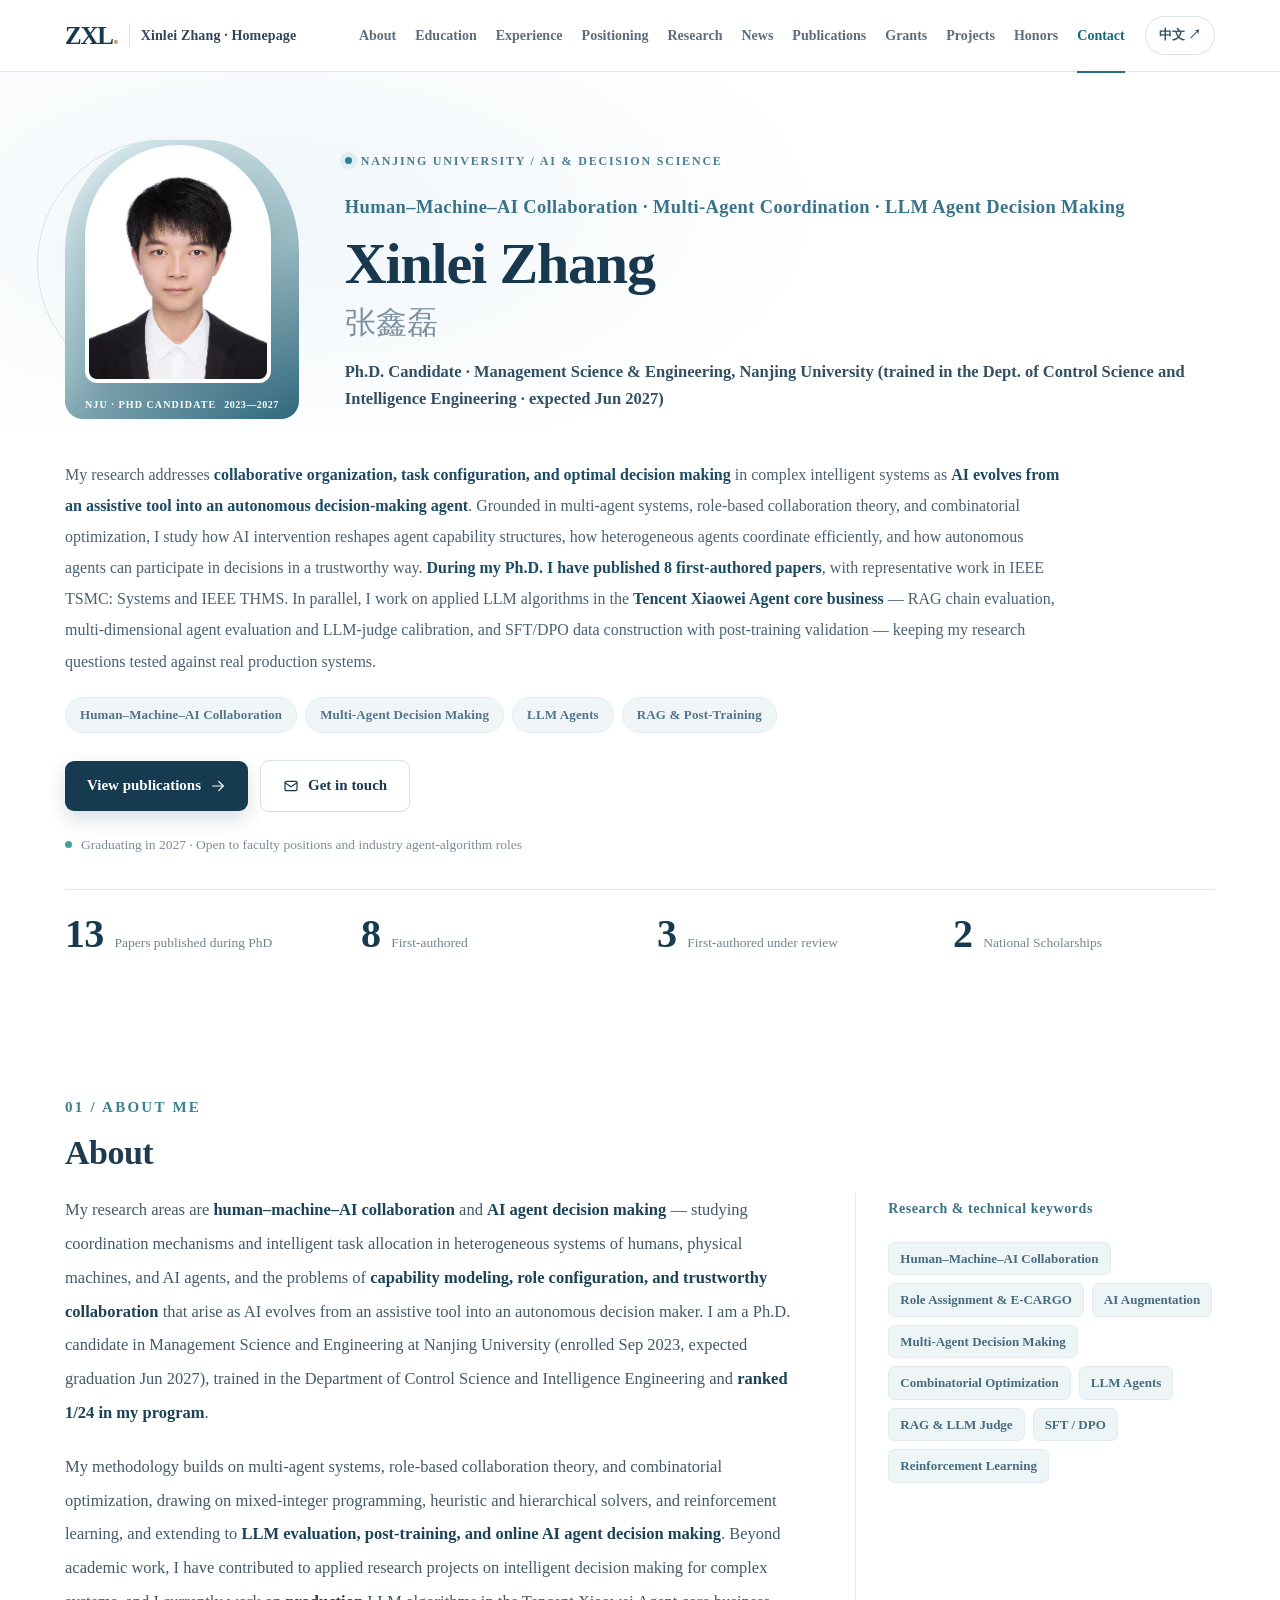
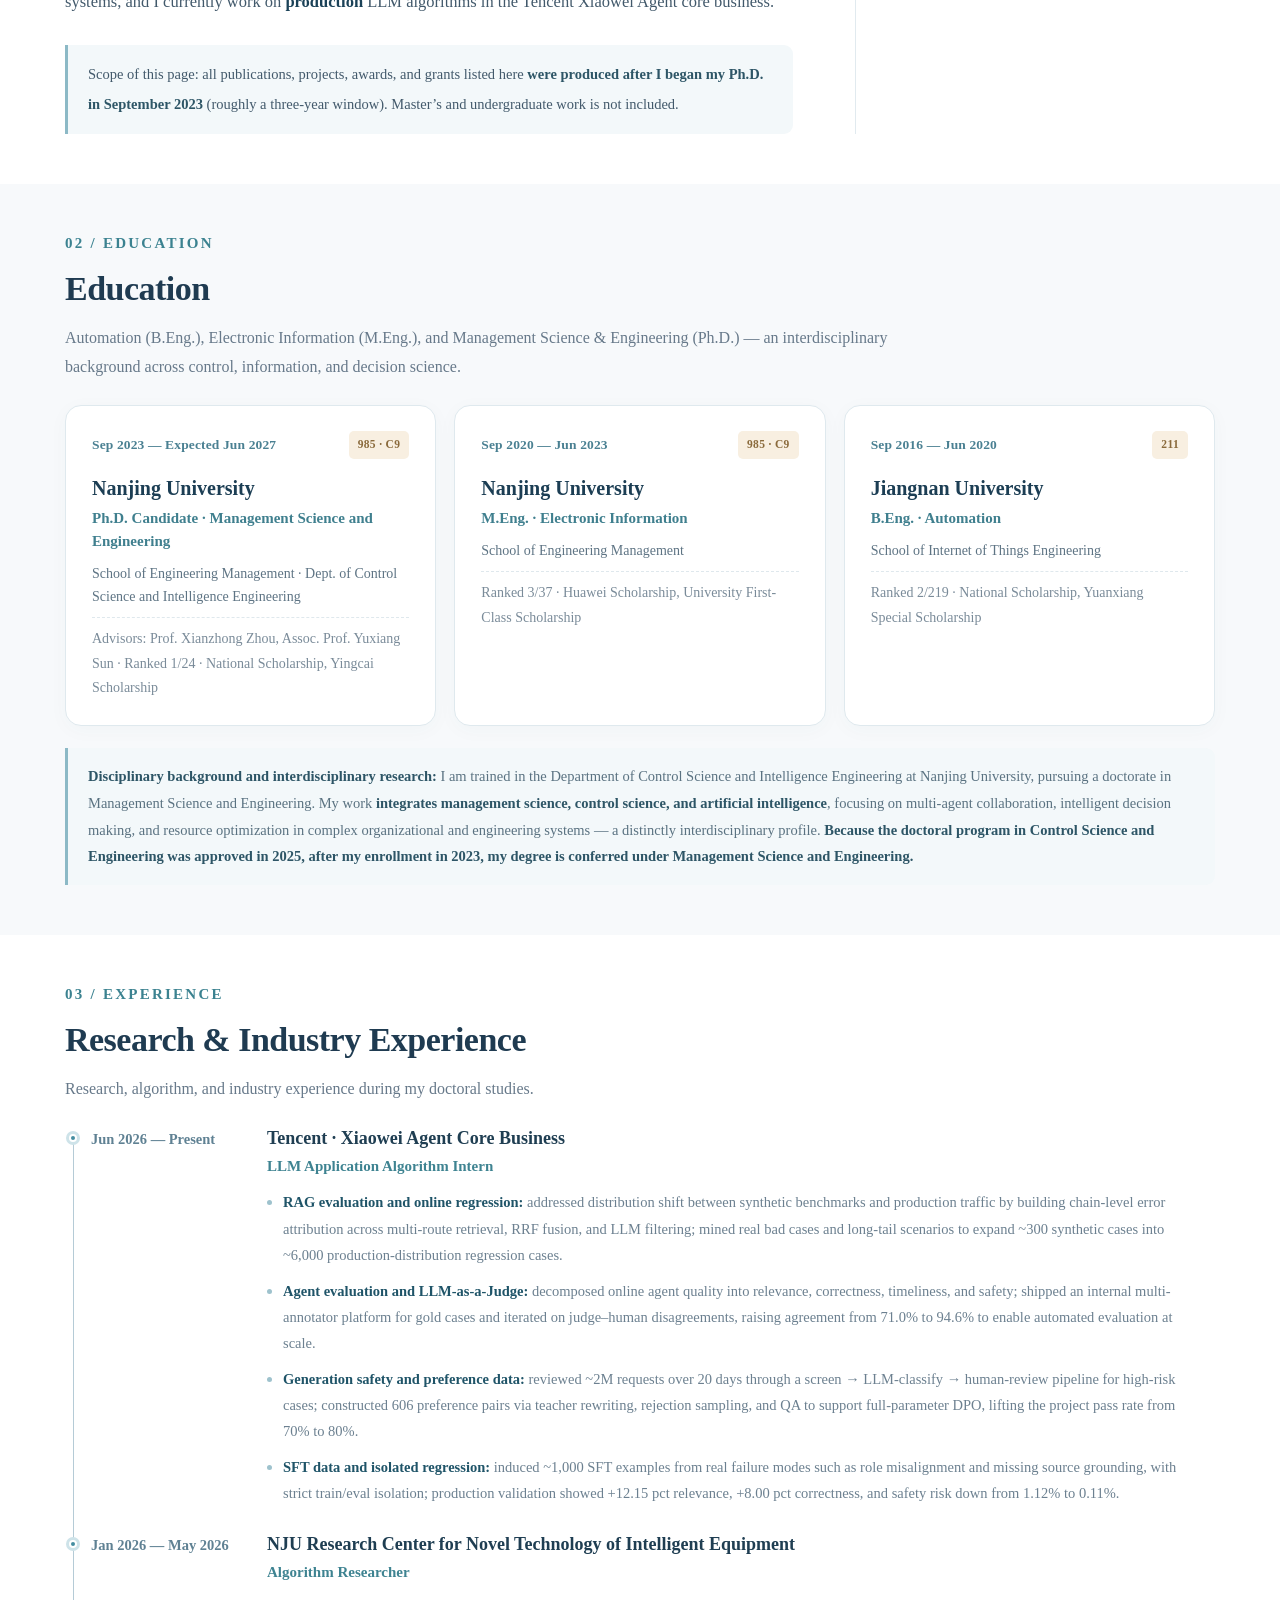
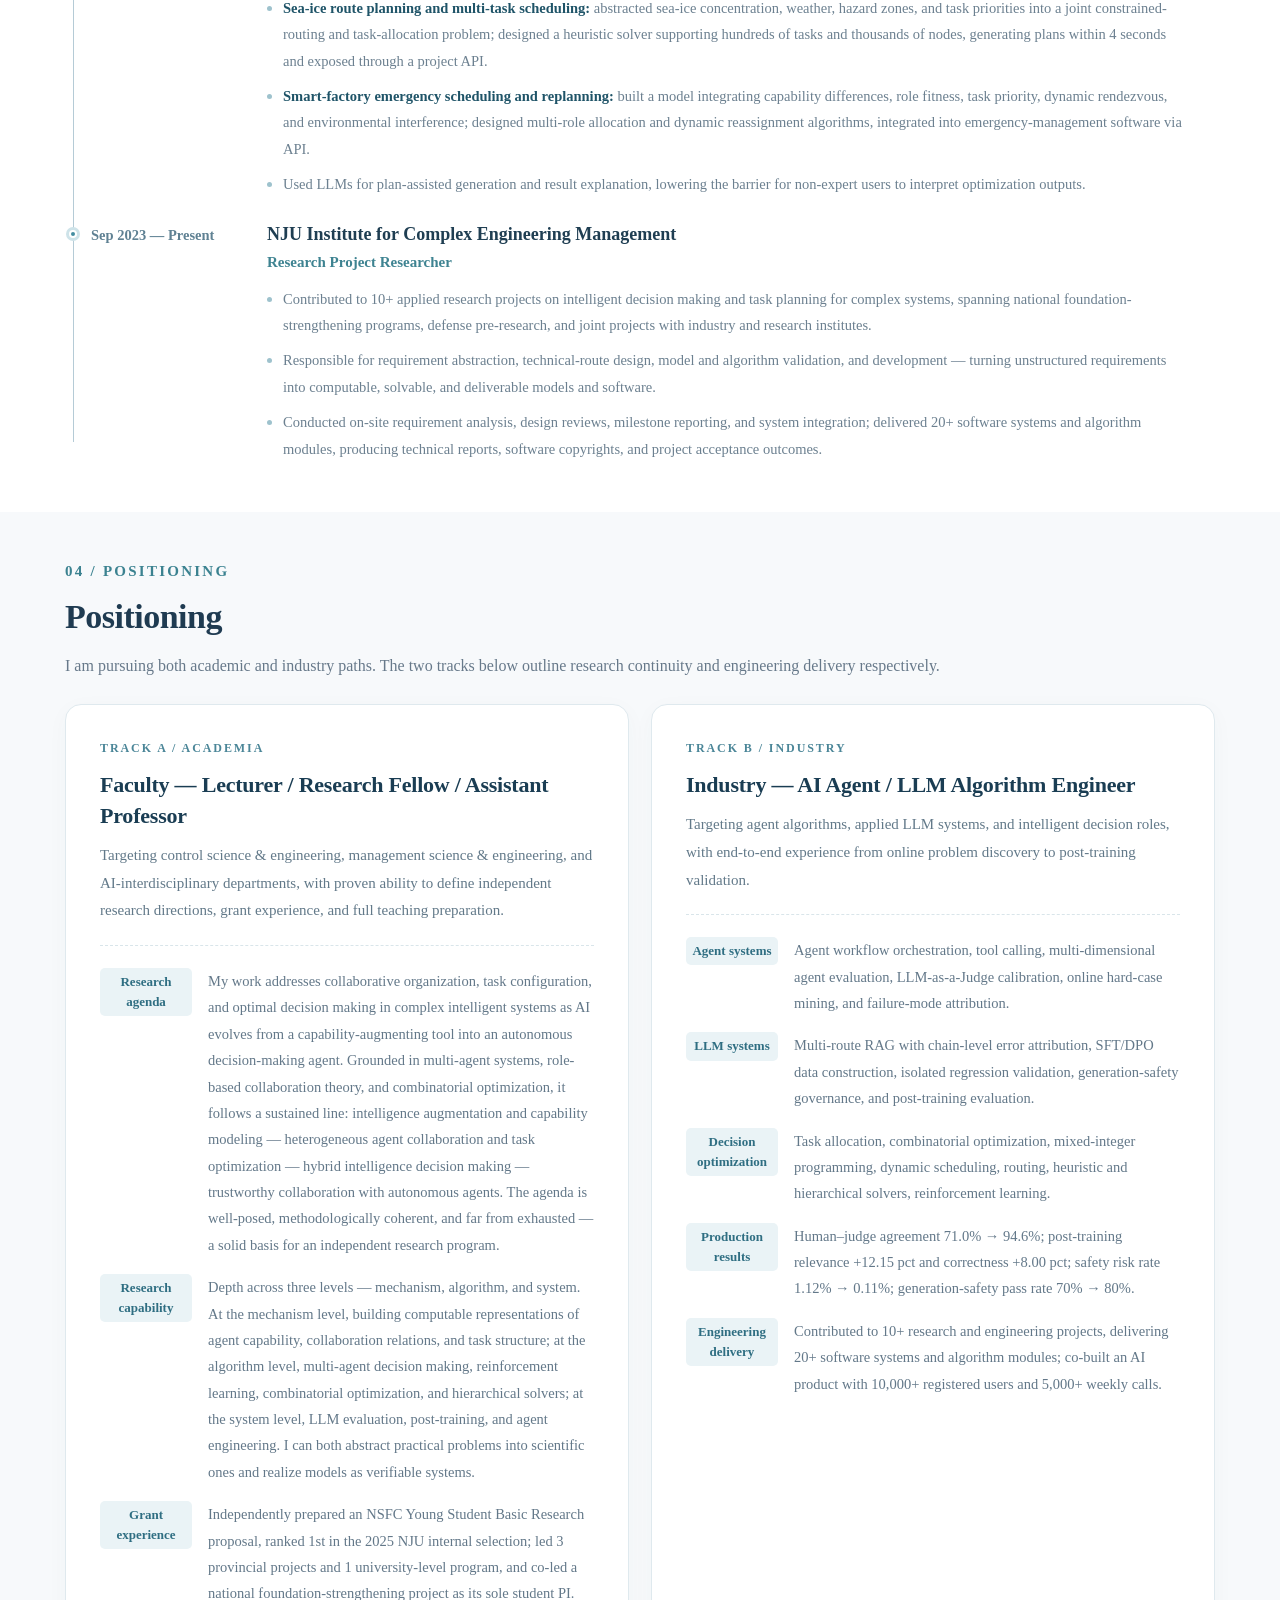
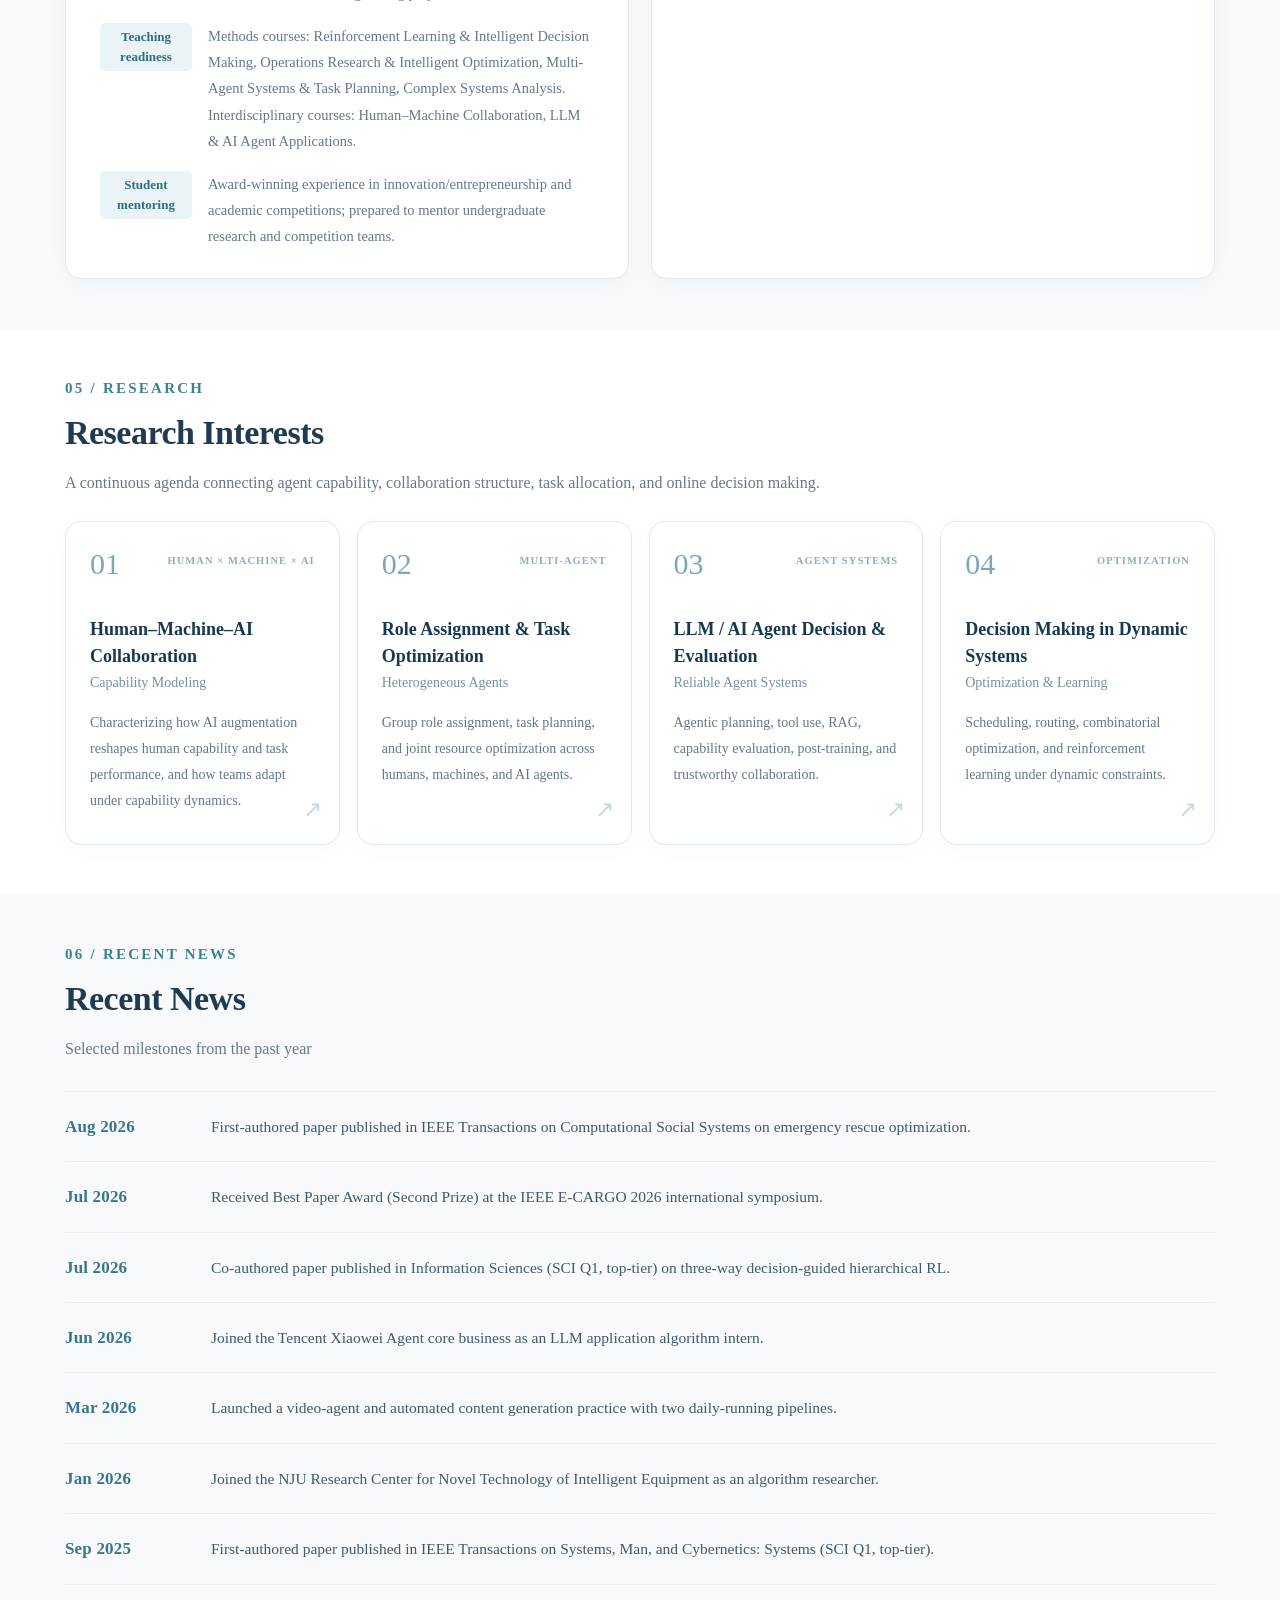
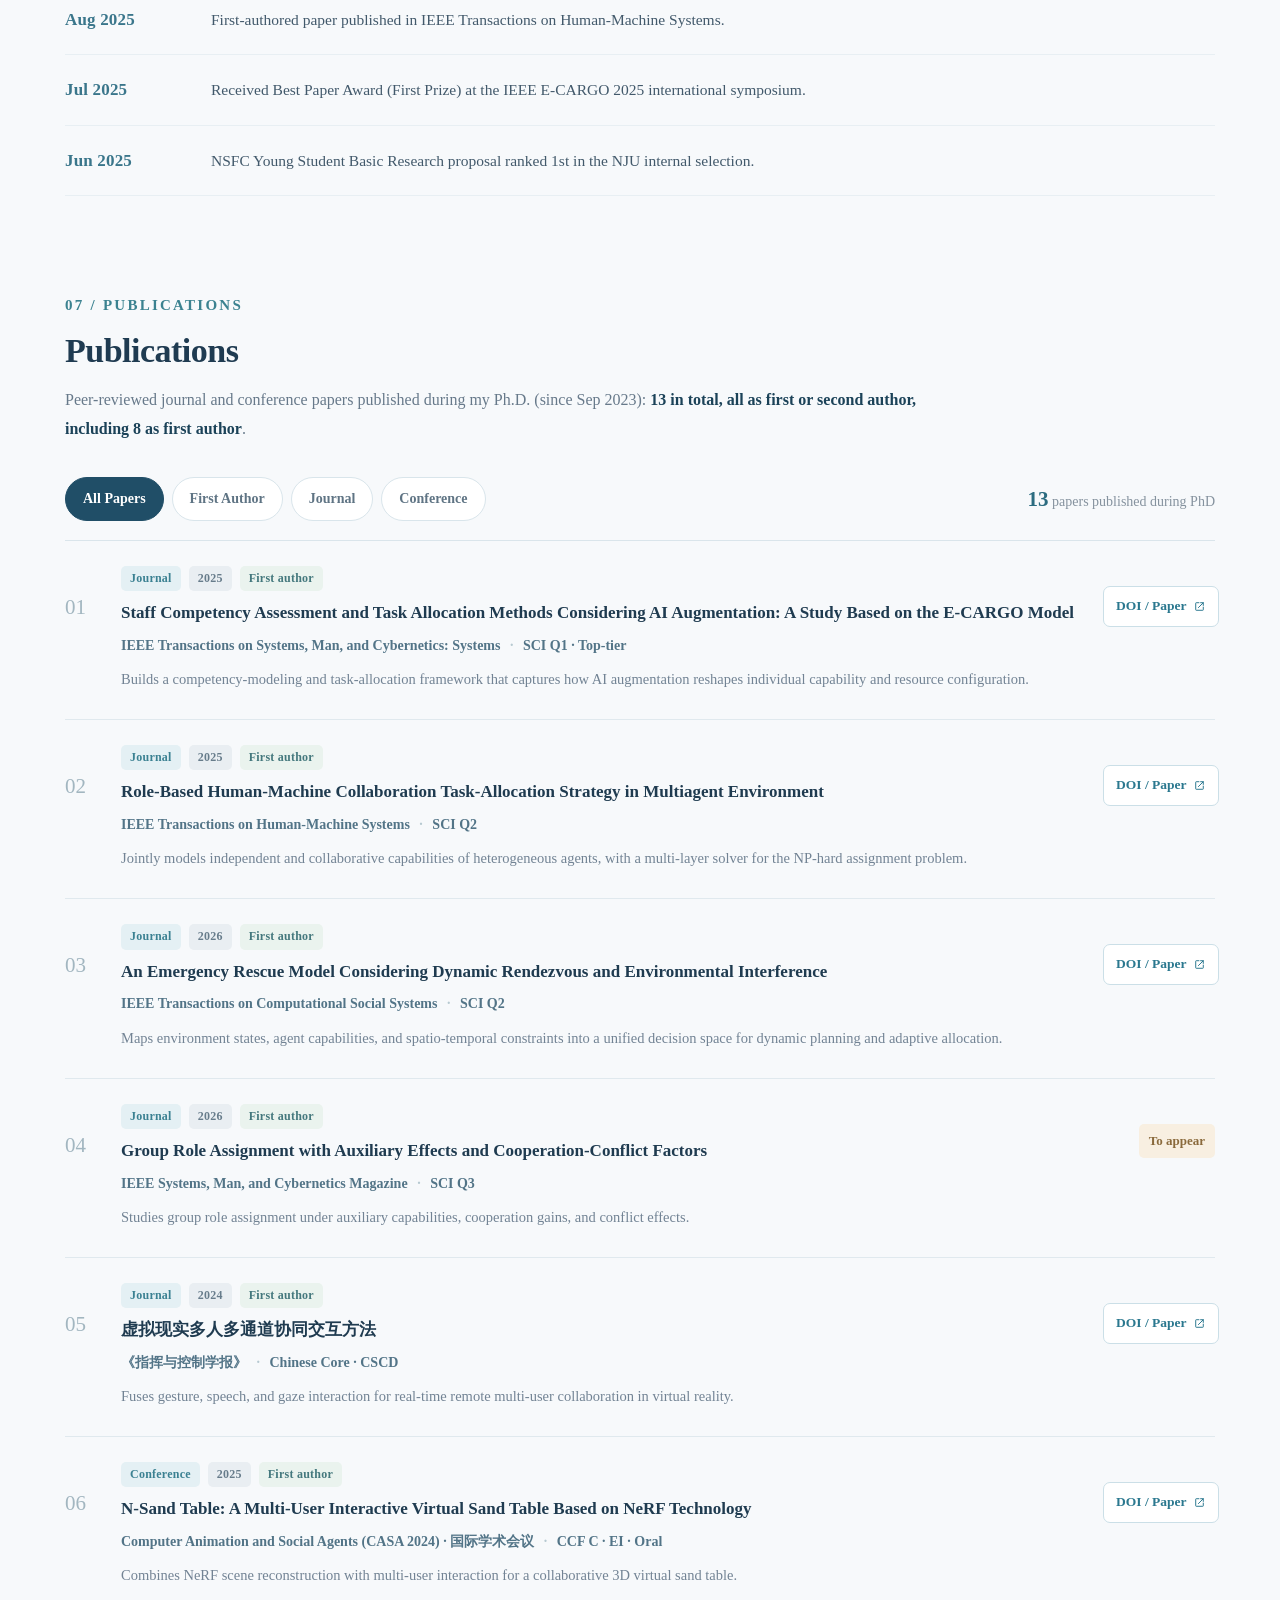
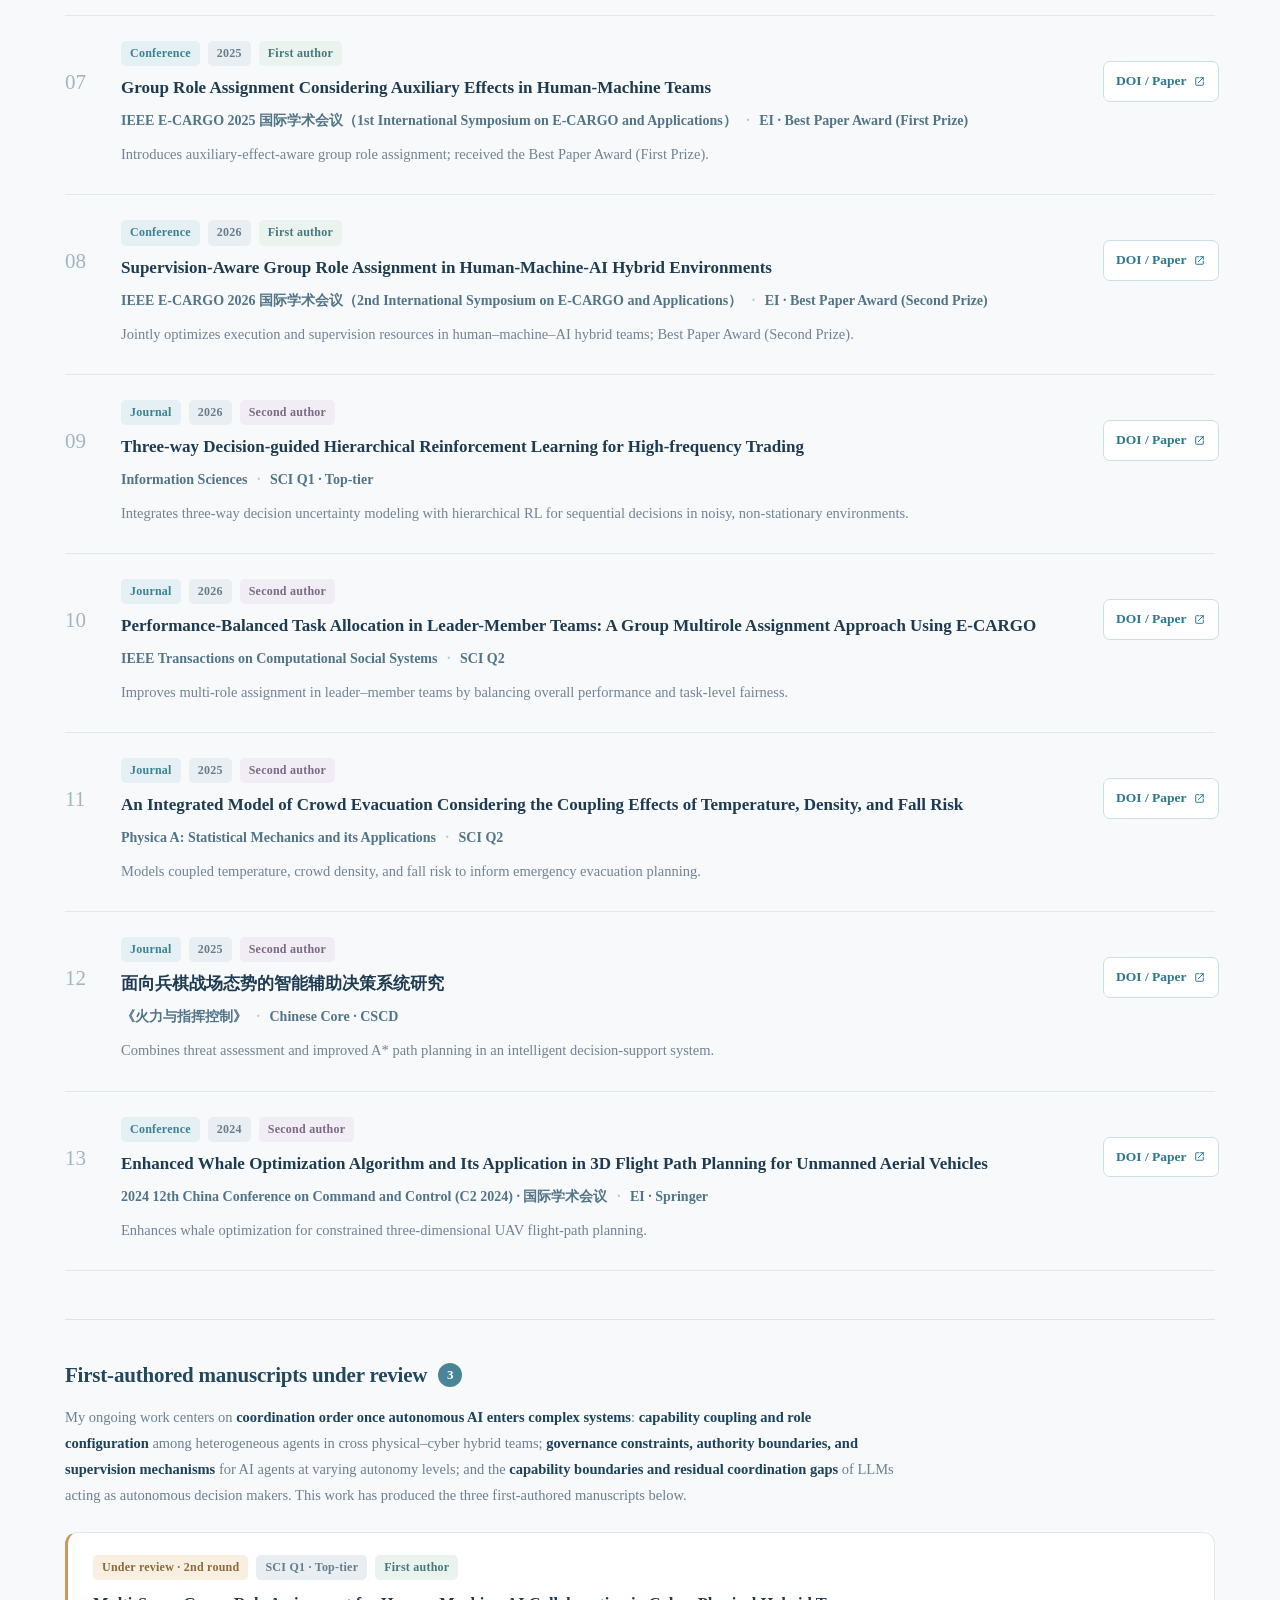
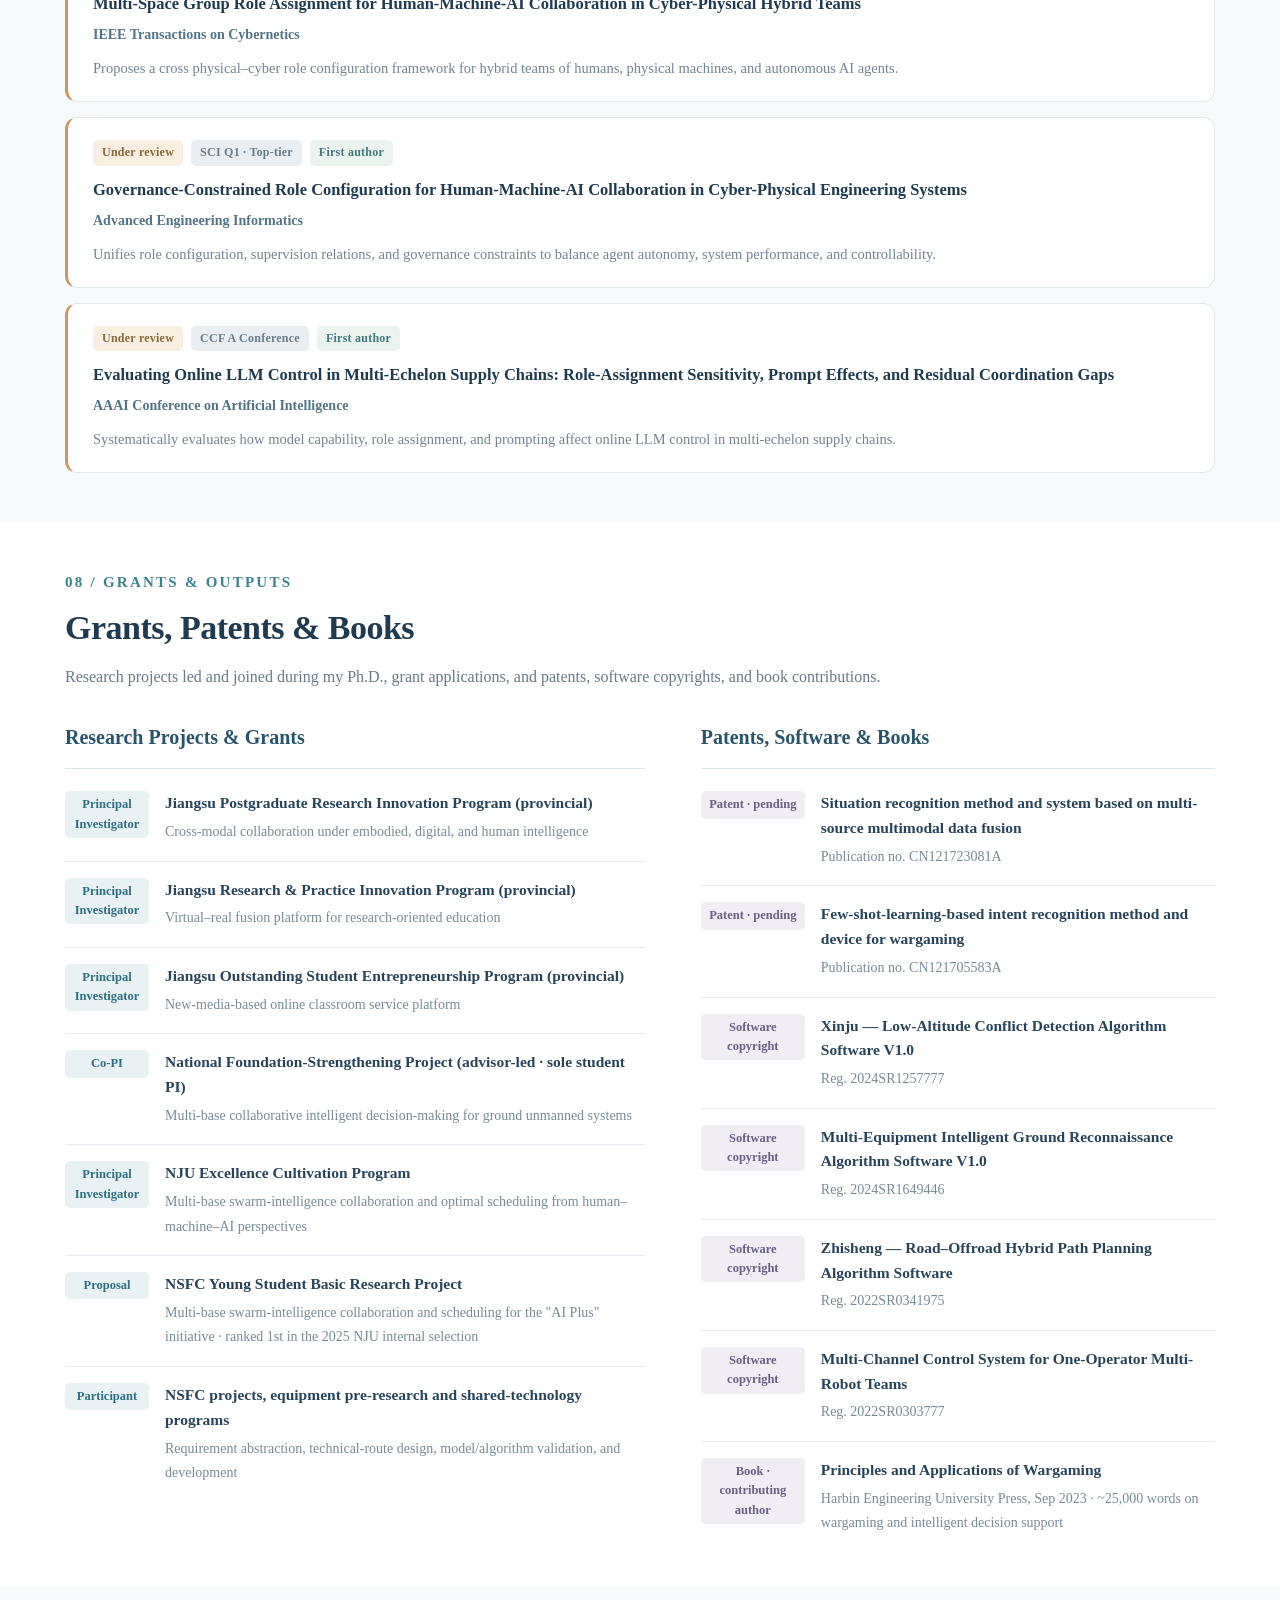
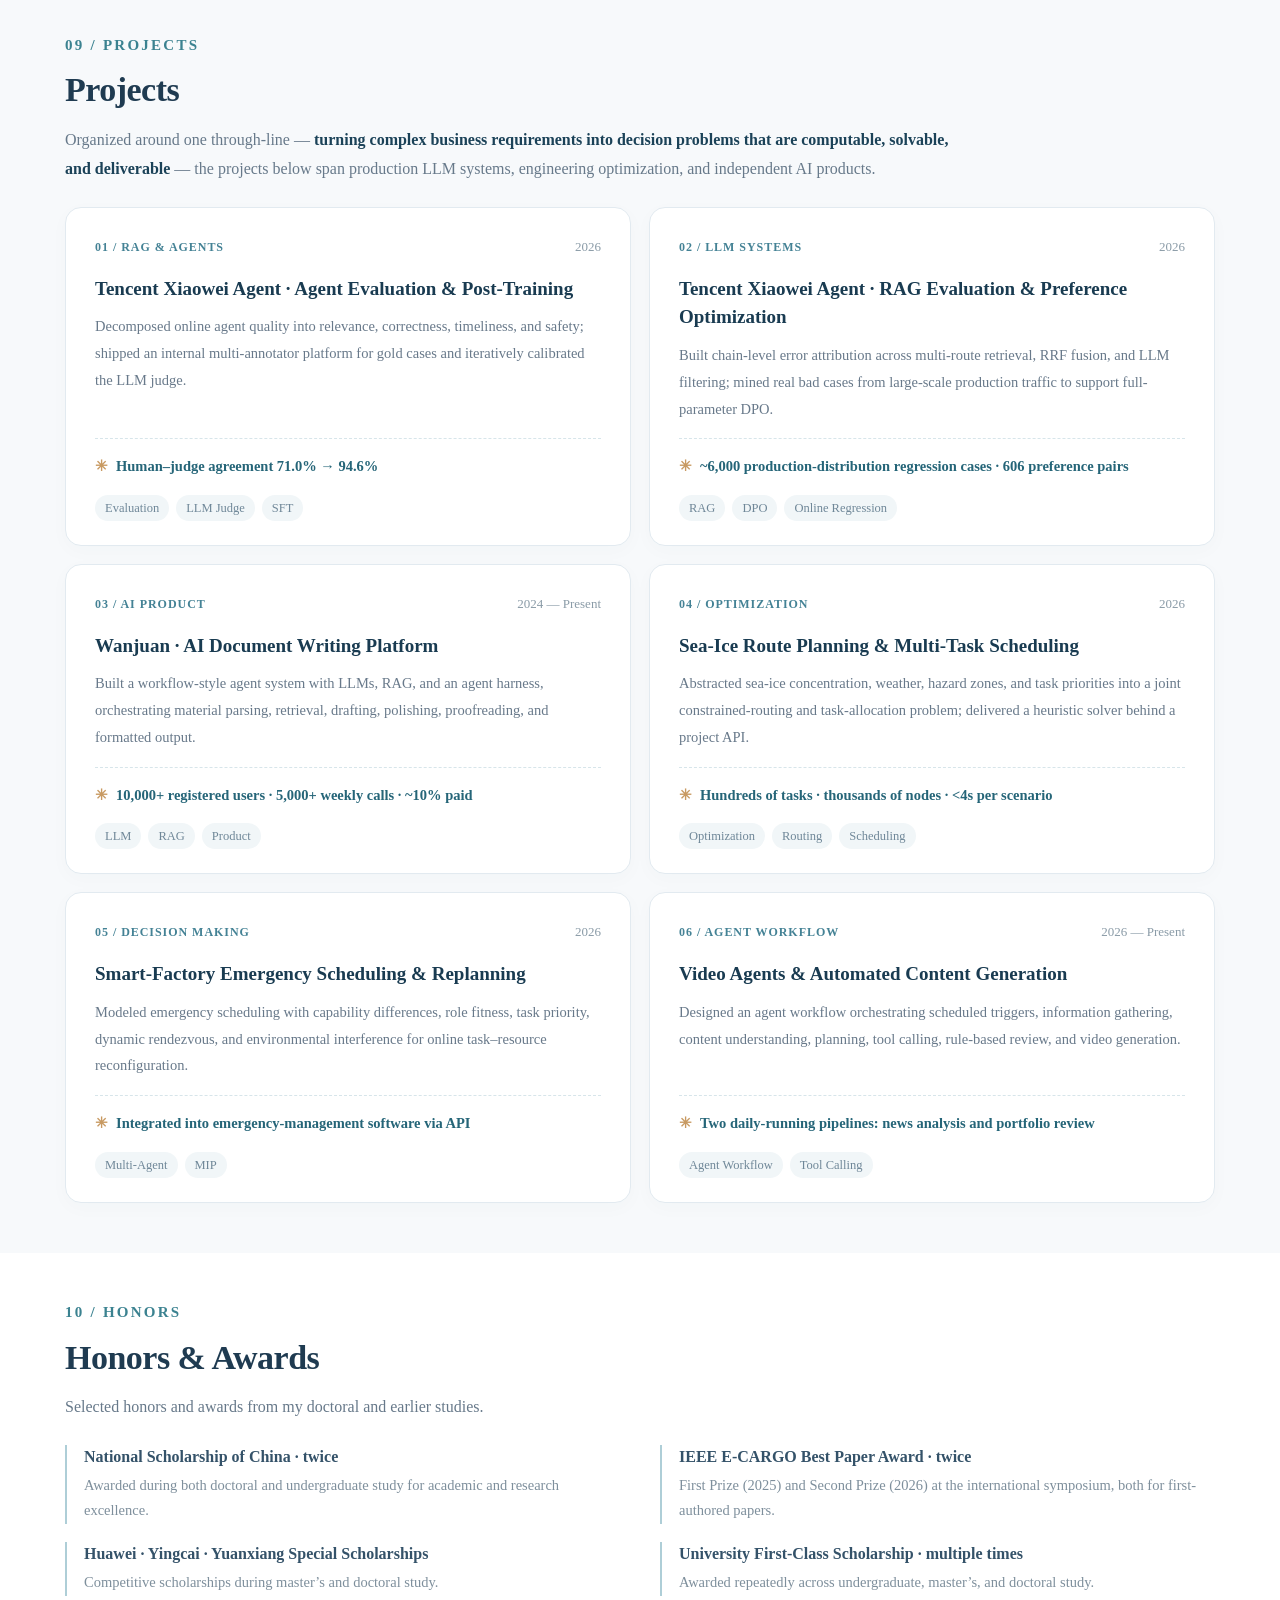
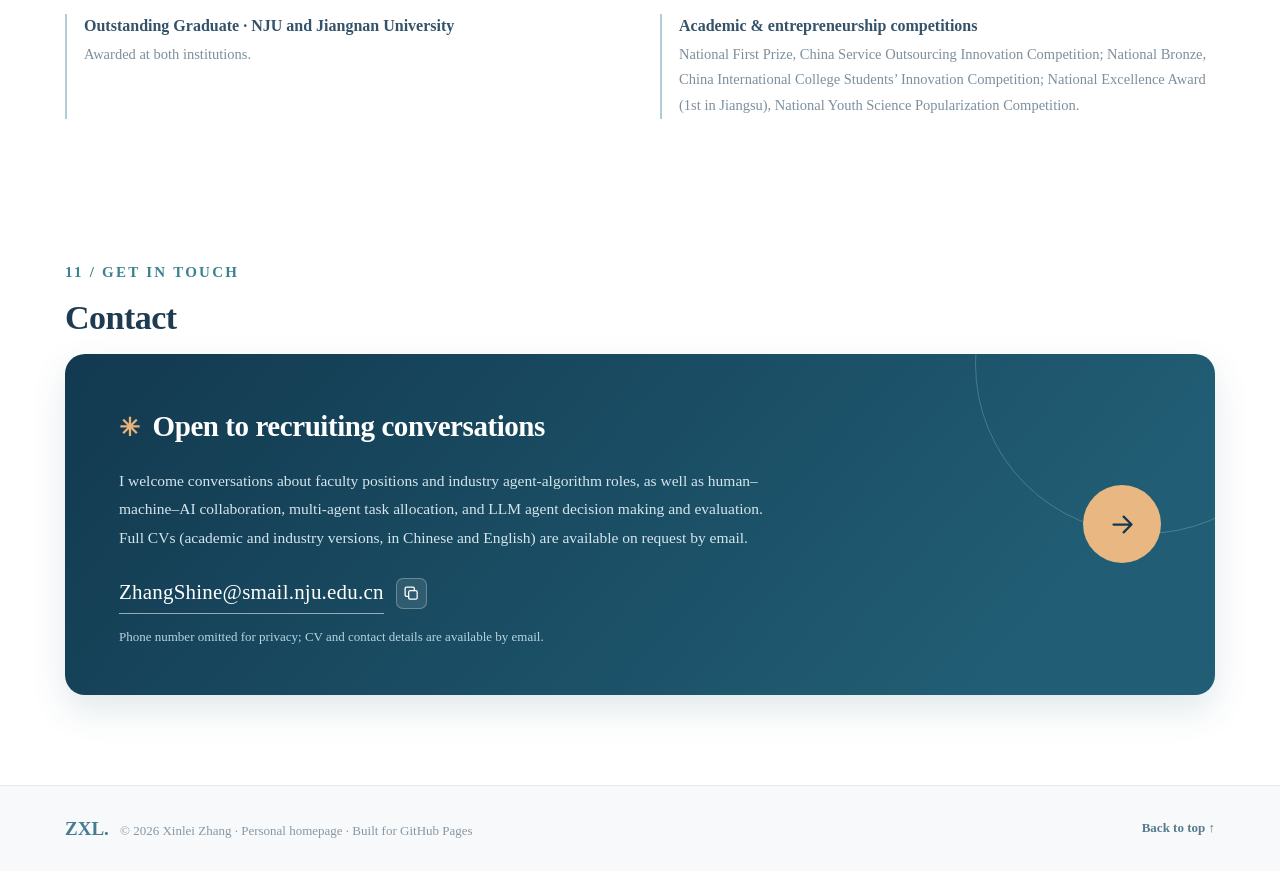
<file: en.html>
<!doctype html>
<html lang="en">
<head>
<meta charset="UTF-8">
<meta name="viewport" content="width=device-width, initial-scale=1">
<title>Xinlei Zhang | Ph.D. Candidate, Nanjing University · Human–Machine–AI Collaboration</title>
<meta name="description" content="Ph.D. candidate at Nanjing University. Research on human–machine–AI collaboration, multi-agent task configuration, and LLM agent decision making. 13 papers, 8 first-authored.">
<meta name="keywords" content="Xinlei Zhang,Nanjing University,PhD candidate,Human-Machine-AI Collaboration,AI Agent,Multi-Agent Systems,Role Assignment,E-CARGO,Combinatorial Optimization,LLM Evaluation,Management Science and Engineering,academic job market">
<meta name="author" content="Xinlei Zhang">
<meta name="robots" content="index,follow,max-image-preview:large,max-snippet:-1">
<meta name="google-site-verification" content="HGMWTCL0xuLLuoXf51bVLZwl76zY8WahN2dQPouRXxk">
<meta name="theme-color" content="#f6f8fb">
<link rel="canonical" href="https://zhangxinleime.github.io/en.html">
<link rel="alternate" hreflang="zh-CN" href="https://zhangxinleime.github.io/">
<link rel="alternate" hreflang="en" href="https://zhangxinleime.github.io/en.html">
<link rel="alternate" hreflang="x-default" href="https://zhangxinleime.github.io/">
<meta property="og:type" content="profile">
<meta property="og:site_name" content="Xinlei Zhang">
<meta property="og:locale" content="en_US">
<meta property="og:url" content="https://zhangxinleime.github.io/en.html">
<meta property="og:title" content="Xinlei Zhang | Ph.D. Candidate, Nanjing University · Human–Machine–AI Collaboration">
<meta property="og:description" content="Ph.D. candidate at Nanjing University. Research on human–machine–AI collaboration, multi-agent task configuration, and LLM agent decision making. 13 papers, 8 first-authored.">
<meta property="og:image" content="https://zhangxinleime.github.io/assets/portrait.jpg">
<meta property="profile:first_name" content="Xinlei">
<meta property="profile:last_name" content="Zhang">
<meta name="twitter:card" content="summary_large_image">
<meta name="twitter:title" content="Xinlei Zhang | Ph.D. Candidate, Nanjing University · Human–Machine–AI Collaboration">
<meta name="twitter:description" content="Ph.D. candidate at Nanjing University. Research on human–machine–AI collaboration, multi-agent task configuration, and LLM agent decision making. 13 papers, 8 first-authored.">
<meta name="twitter:image" content="https://zhangxinleime.github.io/assets/portrait.jpg">
<link rel="icon" type="image/svg+xml" href="assets/favicon.svg">
<link rel="stylesheet" href="style.css">
<script type="application/ld+json">{"@context":"https://schema.org","@type":"Person","name":"Xinlei Zhang","alternateName":["Xinlei Zhang","张鑫磊","ZHANG Xinlei","Zhang Xinlei"],"url":"https://zhangxinleime.github.io/en.html","mainEntityOfPage":{"@type":"WebPage","@id":"https://zhangxinleime.github.io/en.html"},"image":"https://zhangxinleime.github.io/assets/portrait.jpg","email":"mailto:ZhangShine@smail.nju.edu.cn","jobTitle":"Ph.D. Candidate","description":"Ph.D. candidate at Nanjing University. Research on human–machine–AI collaboration, multi-agent task configuration, and LLM agent decision making. 13 papers, 8 first-authored.","affiliation":[{"@type":"CollegeOrUniversity","name":"Nanjing University","url":"https://www.nju.edu.cn","sameAs":"https://en.wikipedia.org/wiki/Nanjing_University"},{"@type":"Organization","name":"School of Engineering Management, Nanjing University","url":"https://sme.nju.edu.cn"},{"@type":"Organization","name":"Research Center for Novel Technology of Intelligent Equipment, Nanjing University"}],"worksFor":{"@type":"Organization","name":"Nanjing University"},"alumniOf":[{"@type":"CollegeOrUniversity","name":"Nanjing University"},{"@type":"CollegeOrUniversity","name":"Jiangnan University"}],"knowsAbout":["Human–Machine–AI Collaboration","Multi-Agent Systems","Intelligent Task Allocation","Role-Based Collaboration (E-CARGO)","Combinatorial Optimization","Reinforcement Learning","LLM Evaluation","AI Agent Decision Making"],"knowsLanguage":["zh-CN","en"]}</script>
</head>
<body>
<a href="#main" class="skip-link">Skip to main content</a>
<div class="reading-progress" id="progress" aria-hidden="true"></div>
<header class="site-header" id="top"><div class="header-inner container">
  <a href="#top" class="brand" aria-label="Xinlei Zhang home"><span class="brand-mark">ZXL<span class="brand-point">.</span></span><span class="brand-label">Xinlei Zhang · Homepage</span></a>
  <nav class="site-nav" aria-label="Primary navigation"><a class="nav-link" href="#about">About</a><a class="nav-link" href="#education">Education</a><a class="nav-link" href="#experience">Experience</a><a class="nav-link" href="#positioning">Positioning</a><a class="nav-link" href="#research">Research</a><a class="nav-link" href="#news">News</a><a class="nav-link" href="#publications">Publications</a><a class="nav-link" href="#grants">Grants</a><a class="nav-link" href="#projects">Projects</a><a class="nav-link" href="#honors">Honors</a><a class="nav-link" href="#contact">Contact</a></nav>
  <div class="header-actions"><a class="lang-toggle" href="index.html" aria-label="Switch language">中文<span aria-hidden="true"> ↗</span></a><button type="button" class="mobile-toggle" aria-controls="mobile-nav" aria-expanded="false" aria-label="Menu"><span></span><span></span><span></span></button></div>
</div><nav class="mobile-nav" id="mobile-nav" aria-label="Mobile navigation"><a class="nav-link" href="#about">About</a><a class="nav-link" href="#education">Education</a><a class="nav-link" href="#experience">Experience</a><a class="nav-link" href="#positioning">Positioning</a><a class="nav-link" href="#research">Research</a><a class="nav-link" href="#news">News</a><a class="nav-link" href="#publications">Publications</a><a class="nav-link" href="#grants">Grants</a><a class="nav-link" href="#projects">Projects</a><a class="nav-link" href="#honors">Honors</a><a class="nav-link" href="#contact">Contact</a></nav></header>
<main id="main">
<section class="hero-section container" aria-labelledby="hero-title">
<div class="hero-head">
<div class="hero-visual"><div class="portrait-stage"><div class="portrait-frame"><img src="assets/portrait.jpg" alt="Portrait of Xinlei Zhang" width="750" height="1050" fetchpriority="high"></div><div class="portrait-bottom"><span class="portrait-mini">NJU · PHD CANDIDATE</span><span>2023—2027</span></div></div></div>
<div class="hero-identity">
<div class="eyebrow"><span class="eyebrow-dot"></span> NANJING UNIVERSITY  /  AI &amp; DECISION SCIENCE</div>
<div class="hero-introline">Human–Machine–AI Collaboration · Multi-Agent Coordination · LLM Agent Decision Making</div>
<h1 id="hero-title">Xinlei Zhang<span class="hero-english">张鑫磊</span></h1>
<p class="hero-role">Ph.D. Candidate · Management Science &amp; Engineering, Nanjing University (trained in the Dept. of Control Science and Intelligence Engineering · expected Jun 2027)</p>
</div></div>
<div class="hero-copy">
<p class="hero-description">My research addresses <strong class="hl">collaborative organization, task configuration, and optimal decision making</strong> in complex intelligent systems as <strong class="hl">AI evolves from an assistive tool into an autonomous decision-making agent</strong>. Grounded in multi-agent systems, role-based collaboration theory, and combinatorial optimization, I study how AI intervention reshapes agent capability structures, how heterogeneous agents coordinate efficiently, and how autonomous agents can participate in decisions in a trustworthy way. <strong class="hl">During my Ph.D. I have published 8 first-authored papers</strong>, with representative work in IEEE TSMC: Systems and IEEE THMS. In parallel, I work on applied LLM algorithms in the <strong class="hl">Tencent Xiaowei Agent core business</strong> — RAG chain evaluation, multi-dimensional agent evaluation and LLM-judge calibration, and SFT/DPO data construction with post-training validation — keeping my research questions tested against real production systems.</p>
<div class="hero-tags"><span>Human–Machine–AI Collaboration</span><span>Multi-Agent Decision Making</span><span>LLM Agents</span><span>RAG &amp; Post-Training</span></div>
<div class="hero-actions"><a class="btn btn-primary" href="#publications">View publications <svg viewBox="0 0 24 24" aria-hidden="true"><path d="M4 12h16m-7-7 7 7-7 7"/></svg></a><a class="btn btn-outline" href="mailto:ZhangShine@smail.nju.edu.cn"><svg viewBox="0 0 24 24" aria-hidden="true"><rect x="3" y="5" width="18" height="14" rx="2"/><path d="m3 7 9 6 9-6"/></svg> Get in touch</a></div>
<div class="hero-footnote"><span class="pulse"></span>Graduating in 2027 · Open to faculty positions and industry agent-algorithm roles</div>
</div>
<div class="hero-stats"><div class="stat"><strong>13</strong><span>Papers published during PhD</span></div><div class="stat"><strong>8</strong><span>First-authored</span></div><div class="stat"><strong>3</strong><span>First-authored under review</span></div><div class="stat"><strong>2</strong><span>National Scholarships</span></div></div></section>
<section id="about" class="section section-about"><div class="container">
<div class="section-header"><div class="section-number">01 / ABOUT ME</div><h2>About</h2></div><div class="about-layout"><div class="about-text"><p>My research areas are <strong class="hl">human–machine–AI collaboration</strong> and <strong class="hl">AI agent decision making</strong> — studying coordination mechanisms and intelligent task allocation in heterogeneous systems of humans, physical machines, and AI agents, and the problems of <strong class="hl">capability modeling, role configuration, and trustworthy collaboration</strong> that arise as AI evolves from an assistive tool into an autonomous decision maker. I am a Ph.D. candidate in Management Science and Engineering at Nanjing University (enrolled Sep 2023, expected graduation Jun 2027), trained in the Department of Control Science and Intelligence Engineering and <strong class="hl">ranked 1/24 in my program</strong>.</p><p>My methodology builds on multi-agent systems, role-based collaboration theory, and combinatorial optimization, drawing on mixed-integer programming, heuristic and hierarchical solvers, and reinforcement learning, and extending to <strong class="hl">LLM evaluation, post-training, and online AI agent decision making</strong>. Beyond academic work, I have contributed to applied research projects on intelligent decision making for complex systems, and I currently work on <strong class="hl">production</strong> LLM algorithms in the Tencent Xiaowei Agent core business.</p><p class="stage-note">Scope of this page: all publications, projects, awards, and grants listed here <strong class="hl">were produced after I began my Ph.D. in September 2023</strong> (roughly a three-year window). Master’s and undergraduate work is not included.</p></div><div class="about-aside"><span class="aside-heading">Research &amp; technical keywords</span><div class="tag-cloud"><span>Human–Machine–AI Collaboration</span><span>Role Assignment &amp; E-CARGO</span><span>AI Augmentation</span><span>Multi-Agent Decision Making</span><span>Combinatorial Optimization</span><span>LLM Agents</span><span>RAG &amp; LLM Judge</span><span>SFT / DPO</span><span>Reinforcement Learning</span></div></div></div>
</div></section>
<section id="education" class="section section-soft"><div class="container">
<div class="section-header"><div class="section-number">02 / EDUCATION</div><h2>Education</h2></div><p class="section-lead">Automation (B.Eng.), Electronic Information (M.Eng.), and Management Science &amp; Engineering (Ph.D.) — an interdisciplinary background across control, information, and decision science.</p><div class="edu-grid"><article class="edu-card"><div class="edu-top"><span class="edu-years">Sep 2023 — Expected Jun 2027</span><span class="edu-badge">985 · C9</span></div><h3>Nanjing University</h3><div class="edu-degree">Ph.D. Candidate · Management Science and Engineering</div><div class="edu-dept">School of Engineering Management · Dept. of Control Science and Intelligence Engineering</div><p>Advisors: Prof. Xianzhong Zhou, Assoc. Prof. Yuxiang Sun · Ranked 1/24 · National Scholarship, Yingcai Scholarship</p></article><article class="edu-card"><div class="edu-top"><span class="edu-years">Sep 2020 — Jun 2023</span><span class="edu-badge">985 · C9</span></div><h3>Nanjing University</h3><div class="edu-degree">M.Eng. · Electronic Information</div><div class="edu-dept">School of Engineering Management</div><p>Ranked 3/37 · Huawei Scholarship, University First-Class Scholarship</p></article><article class="edu-card"><div class="edu-top"><span class="edu-years">Sep 2016 — Jun 2020</span><span class="edu-badge">211</span></div><h3>Jiangnan University</h3><div class="edu-degree">B.Eng. · Automation</div><div class="edu-dept">School of Internet of Things Engineering</div><p>Ranked 2/219 · National Scholarship, Yuanxiang Special Scholarship</p></article></div><p class="stage-note edu-note"><strong class="hl">Disciplinary background and interdisciplinary research:</strong> I am trained in the Department of Control Science and Intelligence Engineering at Nanjing University, pursuing a doctorate in Management Science and Engineering. My work <strong class="hl">integrates management science, control science, and artificial intelligence</strong>, focusing on multi-agent collaboration, intelligent decision making, and resource optimization in complex organizational and engineering systems — a distinctly interdisciplinary profile. <strong class="hl">Because the doctoral program in Control Science and Engineering was approved in 2025, after my enrollment in 2023, my degree is conferred under Management Science and Engineering.</strong></p></div></section>
<section id="experience" class="section"><div class="container">
<div class="section-header"><div class="section-number">03 / EXPERIENCE</div><h2>Research &amp; Industry Experience</h2></div><p class="section-lead">Research, algorithm, and industry experience during my doctoral studies.</p><div class="timeline timeline-wide"><div class="timeline-item"><div class="timeline-date">Jun 2026 — Present</div><div class="timeline-content"><h4>Tencent · Xiaowei Agent Core Business</h4><div class="timeline-role">LLM Application Algorithm Intern</div><ul class="work-points"><li><strong class="hl">RAG evaluation and online regression:</strong> addressed distribution shift between synthetic benchmarks and production traffic by building chain-level error attribution across multi-route retrieval, RRF fusion, and LLM filtering; mined real bad cases and long-tail scenarios to expand ~300 synthetic cases into ~6,000 production-distribution regression cases.</li><li><strong class="hl">Agent evaluation and LLM-as-a-Judge:</strong> decomposed online agent quality into relevance, correctness, timeliness, and safety; shipped an internal multi-annotator platform for gold cases and iterated on judge–human disagreements, raising agreement from 71.0% to 94.6% to enable automated evaluation at scale.</li><li><strong class="hl">Generation safety and preference data:</strong> reviewed ~2M requests over 20 days through a screen → LLM-classify → human-review pipeline for high-risk cases; constructed 606 preference pairs via teacher rewriting, rejection sampling, and QA to support full-parameter DPO, lifting the project pass rate from 70% to 80%.</li><li><strong class="hl">SFT data and isolated regression:</strong> induced ~1,000 SFT examples from real failure modes such as role misalignment and missing source grounding, with strict train/eval isolation; production validation showed +12.15 pct relevance, +8.00 pct correctness, and safety risk down from 1.12% to 0.11%.</li></ul></div></div><div class="timeline-item"><div class="timeline-date">Jan 2026 — May 2026</div><div class="timeline-content"><h4>NJU Research Center for Novel Technology of Intelligent Equipment</h4><div class="timeline-role">Algorithm Researcher</div><ul class="work-points"><li><strong class="hl">Sea-ice route planning and multi-task scheduling:</strong> abstracted sea-ice concentration, weather, hazard zones, and task priorities into a joint constrained-routing and task-allocation problem; designed a heuristic solver supporting hundreds of tasks and thousands of nodes, generating plans within 4 seconds and exposed through a project API.</li><li><strong class="hl">Smart-factory emergency scheduling and replanning:</strong> built a model integrating capability differences, role fitness, task priority, dynamic rendezvous, and environmental interference; designed multi-role allocation and dynamic reassignment algorithms, integrated into emergency-management software via API.</li><li>Used LLMs for plan-assisted generation and result explanation, lowering the barrier for non-expert users to interpret optimization outputs.</li></ul></div></div><div class="timeline-item"><div class="timeline-date">Sep 2023 — Present</div><div class="timeline-content"><h4>NJU Institute for Complex Engineering Management</h4><div class="timeline-role">Research Project Researcher</div><ul class="work-points"><li>Contributed to 10+ applied research projects on intelligent decision making and task planning for complex systems, spanning national foundation-strengthening programs, defense pre-research, and joint projects with industry and research institutes.</li><li>Responsible for requirement abstraction, technical-route design, model and algorithm validation, and development — turning unstructured requirements into computable, solvable, and deliverable models and software.</li><li>Conducted on-site requirement analysis, design reviews, milestone reporting, and system integration; delivered 20+ software systems and algorithm modules, producing technical reports, software copyrights, and project acceptance outcomes.</li></ul></div></div></div></div></section>
<section id="positioning" class="section section-soft"><div class="container">
<div class="section-header"><div class="section-number">04 / POSITIONING</div><h2>Positioning</h2></div><p class="section-lead">I am pursuing both academic and industry paths. The two tracks below outline research continuity and engineering delivery respectively.</p><div class="track-grid"><article class="track-card"><div class="track-eyebrow">TRACK A / ACADEMIA</div><h3>Faculty — Lecturer / Research Fellow / Assistant Professor</h3><p class="track-summary">Targeting control science &amp; engineering, management science &amp; engineering, and AI-interdisciplinary departments, with proven ability to define independent research directions, grant experience, and full teaching preparation.</p><ul class="track-list"><li><span class="track-label">Research agenda</span><p>My work addresses collaborative organization, task configuration, and optimal decision making in complex intelligent systems as AI evolves from a capability-augmenting tool into an autonomous decision-making agent. Grounded in multi-agent systems, role-based collaboration theory, and combinatorial optimization, it follows a sustained line: intelligence augmentation and capability modeling — heterogeneous agent collaboration and task optimization — hybrid intelligence decision making — trustworthy collaboration with autonomous agents. The agenda is well-posed, methodologically coherent, and far from exhausted — a solid basis for an independent research program.</p></li><li><span class="track-label">Research capability</span><p>Depth across three levels — mechanism, algorithm, and system. At the mechanism level, building computable representations of agent capability, collaboration relations, and task structure; at the algorithm level, multi-agent decision making, reinforcement learning, combinatorial optimization, and hierarchical solvers; at the system level, LLM evaluation, post-training, and agent engineering. I can both abstract practical problems into scientific ones and realize models as verifiable systems.</p></li><li><span class="track-label">Grant experience</span><p>Independently prepared an NSFC Young Student Basic Research proposal, ranked 1st in the 2025 NJU internal selection; led 3 provincial projects and 1 university-level program, and co-led a national foundation-strengthening project as its sole student PI.</p></li><li><span class="track-label">Teaching readiness</span><p>Methods courses: Reinforcement Learning &amp; Intelligent Decision Making, Operations Research &amp; Intelligent Optimization, Multi-Agent Systems &amp; Task Planning, Complex Systems Analysis. Interdisciplinary courses: Human–Machine Collaboration, LLM &amp; AI Agent Applications.</p></li><li><span class="track-label">Student mentoring</span><p>Award-winning experience in innovation/entrepreneurship and academic competitions; prepared to mentor undergraduate research and competition teams.</p></li></ul></article><article class="track-card"><div class="track-eyebrow">TRACK B / INDUSTRY</div><h3>Industry — AI Agent / LLM Algorithm Engineer</h3><p class="track-summary">Targeting agent algorithms, applied LLM systems, and intelligent decision roles, with end-to-end experience from online problem discovery to post-training validation.</p><ul class="track-list"><li><span class="track-label">Agent systems</span><p>Agent workflow orchestration, tool calling, multi-dimensional agent evaluation, LLM-as-a-Judge calibration, online hard-case mining, and failure-mode attribution.</p></li><li><span class="track-label">LLM systems</span><p>Multi-route RAG with chain-level error attribution, SFT/DPO data construction, isolated regression validation, generation-safety governance, and post-training evaluation.</p></li><li><span class="track-label">Decision optimization</span><p>Task allocation, combinatorial optimization, mixed-integer programming, dynamic scheduling, routing, heuristic and hierarchical solvers, reinforcement learning.</p></li><li><span class="track-label">Production results</span><p>Human–judge agreement 71.0% → 94.6%; post-training relevance +12.15 pct and correctness +8.00 pct; safety risk rate 1.12% → 0.11%; generation-safety pass rate 70% → 80%.</p></li><li><span class="track-label">Engineering delivery</span><p>Contributed to 10+ research and engineering projects, delivering 20+ software systems and algorithm modules; co-built an AI product with 10,000+ registered users and 5,000+ weekly calls.</p></li></ul></article></div></div></section>
<section id="research" class="section"><div class="container">
<div class="section-header"><div class="section-number">05 / RESEARCH</div><h2>Research Interests</h2></div><p class="section-lead">A continuous agenda connecting agent capability, collaboration structure, task allocation, and online decision making.</p><div class="research-grid"><article class="research-card"><div class="research-index">01 <span>HUMAN × MACHINE × AI</span></div><h3>Human–Machine–AI Collaboration</h3><p class="research-en">Capability Modeling</p><p class="research-desc">Characterizing how AI augmentation reshapes human capability and task performance, and how teams adapt under capability dynamics.</p><span class="card-corner" aria-hidden="true">↗</span></article><article class="research-card"><div class="research-index">02 <span>MULTI-AGENT</span></div><h3>Role Assignment &amp; Task Optimization</h3><p class="research-en">Heterogeneous Agents</p><p class="research-desc">Group role assignment, task planning, and joint resource optimization across humans, machines, and AI agents.</p><span class="card-corner" aria-hidden="true">↗</span></article><article class="research-card"><div class="research-index">03 <span>AGENT SYSTEMS</span></div><h3>LLM / AI Agent Decision &amp; Evaluation</h3><p class="research-en">Reliable Agent Systems</p><p class="research-desc">Agentic planning, tool use, RAG, capability evaluation, post-training, and trustworthy collaboration.</p><span class="card-corner" aria-hidden="true">↗</span></article><article class="research-card"><div class="research-index">04 <span>OPTIMIZATION</span></div><h3>Decision Making in Dynamic Systems</h3><p class="research-en">Optimization &amp; Learning</p><p class="research-desc">Scheduling, routing, combinatorial optimization, and reinforcement learning under dynamic constraints.</p><span class="card-corner" aria-hidden="true">↗</span></article></div></div></section>
<section id="news" class="section section-soft"><div class="container"><div class="section-header"><div class="section-number">06 / RECENT NEWS</div><h2>Recent News</h2></div><p class="section-lead">Selected milestones from the past year</p><ol class="news-list"><li class="news-item"><time>Aug 2026</time><p>First-authored paper published in IEEE Transactions on Computational Social Systems on emergency rescue optimization.</p></li><li class="news-item"><time>Jul 2026</time><p>Received Best Paper Award (Second Prize) at the IEEE E-CARGO 2026 international symposium.</p></li><li class="news-item"><time>Jul 2026</time><p>Co-authored paper published in Information Sciences (SCI Q1, top-tier) on three-way decision-guided hierarchical RL.</p></li><li class="news-item"><time>Jun 2026</time><p>Joined the Tencent Xiaowei Agent core business as an LLM application algorithm intern.</p></li><li class="news-item"><time>Mar 2026</time><p>Launched a video-agent and automated content generation practice with two daily-running pipelines.</p></li><li class="news-item"><time>Jan 2026</time><p>Joined the NJU Research Center for Novel Technology of Intelligent Equipment as an algorithm researcher.</p></li><li class="news-item"><time>Sep 2025</time><p>First-authored paper published in IEEE Transactions on Systems, Man, and Cybernetics: Systems (SCI Q1, top-tier).</p></li><li class="news-item"><time>Aug 2025</time><p>First-authored paper published in IEEE Transactions on Human-Machine Systems.</p></li><li class="news-item"><time>Jul 2025</time><p>Received Best Paper Award (First Prize) at the IEEE E-CARGO 2025 international symposium.</p></li><li class="news-item"><time>Jun 2025</time><p>NSFC Young Student Basic Research proposal ranked 1st in the NJU internal selection.</p></li></ol></div></section>
<section id="publications" class="section section-soft"><div class="container">
<div class="section-header"><div class="section-number">07 / PUBLICATIONS</div><h2>Publications</h2></div><p class="section-lead">Peer-reviewed journal and conference papers published during my Ph.D. (since Sep 2023): <strong class="hl">13 in total, all as first or second author, including 8 as first author</strong>.</p><div class="pub-toolbar"><div class="pub-filters" role="group" aria-label="Publication filters"><button class="filter-btn active" data-filter="all" aria-pressed="true">All Papers</button><button class="filter-btn" data-filter="first" aria-pressed="false">First Author</button><button class="filter-btn" data-filter="journal" aria-pressed="false">Journal</button><button class="filter-btn" data-filter="conference" aria-pressed="false">Conference</button></div><div class="pub-total"><b id="pub-count">13</b> papers published during PhD</div></div>
<div class="paper-list" id="paper-list"><article class="paper-card" data-category="journal first">
<div class="paper-number">01</div><div class="paper-main"><div class="paper-top"><span class="paper-type">Journal</span><span class="paper-year">2025</span><span class="paper-author first">First author</span></div>
<h3>Staff Competency Assessment and Task Allocation Methods Considering AI Augmentation: A Study Based on the E-CARGO Model</h3><div class="paper-venue">IEEE Transactions on Systems, Man, and Cybernetics: Systems <span class="venue-separator">·</span> SCI Q1 · Top-tier</div><p class="paper-abstract">Builds a competency-modeling and task-allocation framework that captures how AI augmentation reshapes individual capability and resource configuration.</p></div><div class="paper-action"><a class="paper-link" href="https://doi.org/10.1109/TSMC.2025.3599525" target="_blank" rel="noopener noreferrer">DOI / Paper<svg viewBox="0 0 24 24" aria-hidden="true"><path d="M14 5h5v5M19 5l-9 9"/><path d="M19 13v5a1 1 0 0 1-1 1H6a1 1 0 0 1-1-1V6a1 1 0 0 1 1-1h5"/></svg></a></div>
</article><article class="paper-card" data-category="journal first">
<div class="paper-number">02</div><div class="paper-main"><div class="paper-top"><span class="paper-type">Journal</span><span class="paper-year">2025</span><span class="paper-author first">First author</span></div>
<h3>Role-Based Human-Machine Collaboration Task-Allocation Strategy in Multiagent Environment</h3><div class="paper-venue">IEEE Transactions on Human-Machine Systems <span class="venue-separator">·</span> SCI Q2</div><p class="paper-abstract">Jointly models independent and collaborative capabilities of heterogeneous agents, with a multi-layer solver for the NP-hard assignment problem.</p></div><div class="paper-action"><a class="paper-link" href="https://doi.org/10.1109/THMS.2025.3591603" target="_blank" rel="noopener noreferrer">DOI / Paper<svg viewBox="0 0 24 24" aria-hidden="true"><path d="M14 5h5v5M19 5l-9 9"/><path d="M19 13v5a1 1 0 0 1-1 1H6a1 1 0 0 1-1-1V6a1 1 0 0 1 1-1h5"/></svg></a></div>
</article><article class="paper-card" data-category="journal first">
<div class="paper-number">03</div><div class="paper-main"><div class="paper-top"><span class="paper-type">Journal</span><span class="paper-year">2026</span><span class="paper-author first">First author</span></div>
<h3>An Emergency Rescue Model Considering Dynamic Rendezvous and Environmental Interference</h3><div class="paper-venue">IEEE Transactions on Computational Social Systems <span class="venue-separator">·</span> SCI Q2</div><p class="paper-abstract">Maps environment states, agent capabilities, and spatio-temporal constraints into a unified decision space for dynamic planning and adaptive allocation.</p></div><div class="paper-action"><a class="paper-link" href="https://doi.org/10.1109/TCSS.2026.3724942" target="_blank" rel="noopener noreferrer">DOI / Paper<svg viewBox="0 0 24 24" aria-hidden="true"><path d="M14 5h5v5M19 5l-9 9"/><path d="M19 13v5a1 1 0 0 1-1 1H6a1 1 0 0 1-1-1V6a1 1 0 0 1 1-1h5"/></svg></a></div>
</article><article class="paper-card" data-category="journal first">
<div class="paper-number">04</div><div class="paper-main"><div class="paper-top"><span class="paper-type">Journal</span><span class="paper-year">2026</span><span class="paper-author first">First author</span></div>
<h3>Group Role Assignment with Auxiliary Effects and Cooperation-Conflict Factors</h3><div class="paper-venue">IEEE Systems, Man, and Cybernetics Magazine <span class="venue-separator">·</span> SCI Q3</div><p class="paper-abstract">Studies group role assignment under auxiliary capabilities, cooperation gains, and conflict effects.</p></div><div class="paper-action"><span class="paper-no-link">To appear</span></div>
</article><article class="paper-card" data-category="journal first">
<div class="paper-number">05</div><div class="paper-main"><div class="paper-top"><span class="paper-type">Journal</span><span class="paper-year">2024</span><span class="paper-author first">First author</span></div>
<h3>虚拟现实多人多通道协同交互方法</h3><div class="paper-venue">《指挥与控制学报》 <span class="venue-separator">·</span> Chinese Core · CSCD</div><p class="paper-abstract">Fuses gesture, speech, and gaze interaction for real-time remote multi-user collaboration in virtual reality.</p></div><div class="paper-action"><a class="paper-link" href="https://doi.org/10.3969/j.issn.2096-0204.2024.03.0319" target="_blank" rel="noopener noreferrer">DOI / Paper<svg viewBox="0 0 24 24" aria-hidden="true"><path d="M14 5h5v5M19 5l-9 9"/><path d="M19 13v5a1 1 0 0 1-1 1H6a1 1 0 0 1-1-1V6a1 1 0 0 1 1-1h5"/></svg></a></div>
</article><article class="paper-card" data-category="conference first">
<div class="paper-number">06</div><div class="paper-main"><div class="paper-top"><span class="paper-type">Conference</span><span class="paper-year">2025</span><span class="paper-author first">First author</span></div>
<h3>N-Sand Table: A Multi-User Interactive Virtual Sand Table Based on NeRF Technology</h3><div class="paper-venue">Computer Animation and Social Agents (CASA 2024) · 国际学术会议 <span class="venue-separator">·</span> CCF C · EI · Oral</div><p class="paper-abstract">Combines NeRF scene reconstruction with multi-user interaction for a collaborative 3D virtual sand table.</p></div><div class="paper-action"><a class="paper-link" href="https://doi.org/10.1007/978-981-96-2684-7_3" target="_blank" rel="noopener noreferrer">DOI / Paper<svg viewBox="0 0 24 24" aria-hidden="true"><path d="M14 5h5v5M19 5l-9 9"/><path d="M19 13v5a1 1 0 0 1-1 1H6a1 1 0 0 1-1-1V6a1 1 0 0 1 1-1h5"/></svg></a></div>
</article><article class="paper-card" data-category="conference first">
<div class="paper-number">07</div><div class="paper-main"><div class="paper-top"><span class="paper-type">Conference</span><span class="paper-year">2025</span><span class="paper-author first">First author</span></div>
<h3>Group Role Assignment Considering Auxiliary Effects in Human-Machine Teams</h3><div class="paper-venue">IEEE E-CARGO 2025 国际学术会议（1st International Symposium on E-CARGO and Applications） <span class="venue-separator">·</span> EI · Best Paper Award (First Prize)</div><p class="paper-abstract">Introduces auxiliary-effect-aware group role assignment; received the Best Paper Award (First Prize).</p></div><div class="paper-action"><a class="paper-link" href="https://doi.org/10.1109/E-CARGO65996.2025.11139227" target="_blank" rel="noopener noreferrer">DOI / Paper<svg viewBox="0 0 24 24" aria-hidden="true"><path d="M14 5h5v5M19 5l-9 9"/><path d="M19 13v5a1 1 0 0 1-1 1H6a1 1 0 0 1-1-1V6a1 1 0 0 1 1-1h5"/></svg></a></div>
</article><article class="paper-card" data-category="conference first">
<div class="paper-number">08</div><div class="paper-main"><div class="paper-top"><span class="paper-type">Conference</span><span class="paper-year">2026</span><span class="paper-author first">First author</span></div>
<h3>Supervision-Aware Group Role Assignment in Human-Machine-AI Hybrid Environments</h3><div class="paper-venue">IEEE E-CARGO 2026 国际学术会议（2nd International Symposium on E-CARGO and Applications） <span class="venue-separator">·</span> EI · Best Paper Award (Second Prize)</div><p class="paper-abstract">Jointly optimizes execution and supervision resources in human–machine–AI hybrid teams; Best Paper Award (Second Prize).</p></div><div class="paper-action"><a class="paper-link" href="https://doi.org/10.1109/E-CARGO70110.2026.11670812" target="_blank" rel="noopener noreferrer">DOI / Paper<svg viewBox="0 0 24 24" aria-hidden="true"><path d="M14 5h5v5M19 5l-9 9"/><path d="M19 13v5a1 1 0 0 1-1 1H6a1 1 0 0 1-1-1V6a1 1 0 0 1 1-1h5"/></svg></a></div>
</article><article class="paper-card" data-category="journal second">
<div class="paper-number">09</div><div class="paper-main"><div class="paper-top"><span class="paper-type">Journal</span><span class="paper-year">2026</span><span class="paper-author second">Second author</span></div>
<h3>Three-way Decision-guided Hierarchical Reinforcement Learning for High-frequency Trading</h3><div class="paper-venue">Information Sciences <span class="venue-separator">·</span> SCI Q1 · Top-tier</div><p class="paper-abstract">Integrates three-way decision uncertainty modeling with hierarchical RL for sequential decisions in noisy, non-stationary environments.</p></div><div class="paper-action"><a class="paper-link" href="https://doi.org/10.1016/j.ins.2026.123880" target="_blank" rel="noopener noreferrer">DOI / Paper<svg viewBox="0 0 24 24" aria-hidden="true"><path d="M14 5h5v5M19 5l-9 9"/><path d="M19 13v5a1 1 0 0 1-1 1H6a1 1 0 0 1-1-1V6a1 1 0 0 1 1-1h5"/></svg></a></div>
</article><article class="paper-card" data-category="journal second">
<div class="paper-number">10</div><div class="paper-main"><div class="paper-top"><span class="paper-type">Journal</span><span class="paper-year">2026</span><span class="paper-author second">Second author</span></div>
<h3>Performance-Balanced Task Allocation in Leader-Member Teams: A Group Multirole Assignment Approach Using E-CARGO</h3><div class="paper-venue">IEEE Transactions on Computational Social Systems <span class="venue-separator">·</span> SCI Q2</div><p class="paper-abstract">Improves multi-role assignment in leader–member teams by balancing overall performance and task-level fairness.</p></div><div class="paper-action"><a class="paper-link" href="https://doi.org/10.1109/TCSS.2026.3668139" target="_blank" rel="noopener noreferrer">DOI / Paper<svg viewBox="0 0 24 24" aria-hidden="true"><path d="M14 5h5v5M19 5l-9 9"/><path d="M19 13v5a1 1 0 0 1-1 1H6a1 1 0 0 1-1-1V6a1 1 0 0 1 1-1h5"/></svg></a></div>
</article><article class="paper-card" data-category="journal second">
<div class="paper-number">11</div><div class="paper-main"><div class="paper-top"><span class="paper-type">Journal</span><span class="paper-year">2025</span><span class="paper-author second">Second author</span></div>
<h3>An Integrated Model of Crowd Evacuation Considering the Coupling Effects of Temperature, Density, and Fall Risk</h3><div class="paper-venue">Physica A: Statistical Mechanics and its Applications <span class="venue-separator">·</span> SCI Q2</div><p class="paper-abstract">Models coupled temperature, crowd density, and fall risk to inform emergency evacuation planning.</p></div><div class="paper-action"><a class="paper-link" href="https://doi.org/10.1016/j.physa.2025.131169" target="_blank" rel="noopener noreferrer">DOI / Paper<svg viewBox="0 0 24 24" aria-hidden="true"><path d="M14 5h5v5M19 5l-9 9"/><path d="M19 13v5a1 1 0 0 1-1 1H6a1 1 0 0 1-1-1V6a1 1 0 0 1 1-1h5"/></svg></a></div>
</article><article class="paper-card" data-category="journal second">
<div class="paper-number">12</div><div class="paper-main"><div class="paper-top"><span class="paper-type">Journal</span><span class="paper-year">2025</span><span class="paper-author second">Second author</span></div>
<h3>面向兵棋战场态势的智能辅助决策系统研究</h3><div class="paper-venue">《火力与指挥控制》 <span class="venue-separator">·</span> Chinese Core · CSCD</div><p class="paper-abstract">Combines threat assessment and improved A* path planning in an intelligent decision-support system.</p></div><div class="paper-action"><a class="paper-link" href="https://doi.org/10.3969/j.issn.1002-0640.2025.12.019" target="_blank" rel="noopener noreferrer">DOI / Paper<svg viewBox="0 0 24 24" aria-hidden="true"><path d="M14 5h5v5M19 5l-9 9"/><path d="M19 13v5a1 1 0 0 1-1 1H6a1 1 0 0 1-1-1V6a1 1 0 0 1 1-1h5"/></svg></a></div>
</article><article class="paper-card" data-category="conference second">
<div class="paper-number">13</div><div class="paper-main"><div class="paper-top"><span class="paper-type">Conference</span><span class="paper-year">2024</span><span class="paper-author second">Second author</span></div>
<h3>Enhanced Whale Optimization Algorithm and Its Application in 3D Flight Path Planning for Unmanned Aerial Vehicles</h3><div class="paper-venue">2024 12th China Conference on Command and Control (C2 2024) · 国际学术会议 <span class="venue-separator">·</span> EI · Springer</div><p class="paper-abstract">Enhances whale optimization for constrained three-dimensional UAV flight-path planning.</p></div><div class="paper-action"><a class="paper-link" href="https://doi.org/10.1007/978-981-97-7774-7_11" target="_blank" rel="noopener noreferrer">DOI / Paper<svg viewBox="0 0 24 24" aria-hidden="true"><path d="M14 5h5v5M19 5l-9 9"/><path d="M19 13v5a1 1 0 0 1-1 1H6a1 1 0 0 1-1-1V6a1 1 0 0 1 1-1h5"/></svg></a></div>
</article></div>
<div class="review-block"><h3 class="review-heading">First-authored manuscripts under review<span class="review-count">3</span></h3><p class="review-lead">My ongoing work centers on <strong class="hl">coordination order once autonomous AI enters complex systems</strong>: <strong class="hl">capability coupling and role configuration</strong> among heterogeneous agents in cross physical–cyber hybrid teams; <strong class="hl">governance constraints, authority boundaries, and supervision mechanisms</strong> for AI agents at varying autonomy levels; and the <strong class="hl">capability boundaries and residual coordination gaps</strong> of LLMs acting as autonomous decision makers. This work has produced the three first-authored manuscripts below.</p><div class="review-grid"><article class="review-card"><div class="review-top"><span class="review-status">Under review · 2nd round</span><span class="review-rating">SCI Q1 · Top-tier</span><span class="paper-author first">First author</span></div><h4>Multi-Space Group Role Assignment for Human-Machine-AI Collaboration in Cyber-Physical Hybrid Teams</h4><div class="paper-venue">IEEE Transactions on Cybernetics</div><p class="paper-abstract">Proposes a cross physical–cyber role configuration framework for hybrid teams of humans, physical machines, and autonomous AI agents.</p></article><article class="review-card"><div class="review-top"><span class="review-status">Under review</span><span class="review-rating">SCI Q1 · Top-tier</span><span class="paper-author first">First author</span></div><h4>Governance-Constrained Role Configuration for Human-Machine-AI Collaboration in Cyber-Physical Engineering Systems</h4><div class="paper-venue">Advanced Engineering Informatics</div><p class="paper-abstract">Unifies role configuration, supervision relations, and governance constraints to balance agent autonomy, system performance, and controllability.</p></article><article class="review-card"><div class="review-top"><span class="review-status">Under review</span><span class="review-rating">CCF A Conference</span><span class="paper-author first">First author</span></div><h4>Evaluating Online LLM Control in Multi-Echelon Supply Chains: Role-Assignment Sensitivity, Prompt Effects, and Residual Coordination Gaps</h4><div class="paper-venue">AAAI Conference on Artificial Intelligence</div><p class="paper-abstract">Systematically evaluates how model capability, role assignment, and prompting affect online LLM control in multi-echelon supply chains.</p></article></div></div></div></section>
<section id="grants" class="section"><div class="container"><div class="section-header"><div class="section-number">08 / GRANTS &amp; OUTPUTS</div><h2>Grants, Patents &amp; Books</h2></div><p class="section-lead">Research projects led and joined during my Ph.D., grant applications, and patents, software copyrights, and book contributions.</p>
<div class="grant-layout"><div class="grant-panel"><h3 class="panel-heading">Research Projects &amp; Grants</h3><ul class="grant-list"><li><span class="grant-role">Principal Investigator</span><div class="grant-body"><strong>Jiangsu Postgraduate Research Innovation Program (provincial)</strong><p>Cross-modal collaboration under embodied, digital, and human intelligence</p></div></li><li><span class="grant-role">Principal Investigator</span><div class="grant-body"><strong>Jiangsu Research &amp; Practice Innovation Program (provincial)</strong><p>Virtual–real fusion platform for research-oriented education</p></div></li><li><span class="grant-role">Principal Investigator</span><div class="grant-body"><strong>Jiangsu Outstanding Student Entrepreneurship Program (provincial)</strong><p>New-media-based online classroom service platform</p></div></li><li><span class="grant-role">Co-PI</span><div class="grant-body"><strong>National Foundation-Strengthening Project (advisor-led · sole student PI)</strong><p>Multi-base collaborative intelligent decision-making for ground unmanned systems</p></div></li><li><span class="grant-role">Principal Investigator</span><div class="grant-body"><strong>NJU Excellence Cultivation Program</strong><p>Multi-base swarm-intelligence collaboration and optimal scheduling from human–machine–AI perspectives</p></div></li><li><span class="grant-role">Proposal</span><div class="grant-body"><strong>NSFC Young Student Basic Research Project</strong><p>Multi-base swarm-intelligence collaboration and scheduling for the &quot;AI Plus&quot; initiative · ranked 1st in the 2025 NJU internal selection</p></div></li><li><span class="grant-role">Participant</span><div class="grant-body"><strong>NSFC projects, equipment pre-research and shared-technology programs</strong><p>Requirement abstraction, technical-route design, model/algorithm validation, and development</p></div></li></ul></div><div class="grant-panel"><h3 class="panel-heading">Patents, Software &amp; Books</h3><ul class="grant-list output-list"><li><span class="output-kind">Patent · pending</span><div class="grant-body"><strong>Situation recognition method and system based on multi-source multimodal data fusion</strong><p>Publication no. CN121723081A</p></div></li><li><span class="output-kind">Patent · pending</span><div class="grant-body"><strong>Few-shot-learning-based intent recognition method and device for wargaming</strong><p>Publication no. CN121705583A</p></div></li><li><span class="output-kind">Software copyright</span><div class="grant-body"><strong>Xinju — Low-Altitude Conflict Detection Algorithm Software V1.0</strong><p>Reg. 2024SR1257777</p></div></li><li><span class="output-kind">Software copyright</span><div class="grant-body"><strong>Multi-Equipment Intelligent Ground Reconnaissance Algorithm Software V1.0</strong><p>Reg. 2024SR1649446</p></div></li><li><span class="output-kind">Software copyright</span><div class="grant-body"><strong>Zhisheng — Road–Offroad Hybrid Path Planning Algorithm Software</strong><p>Reg. 2022SR0341975</p></div></li><li><span class="output-kind">Software copyright</span><div class="grant-body"><strong>Multi-Channel Control System for One-Operator Multi-Robot Teams</strong><p>Reg. 2022SR0303777</p></div></li><li><span class="output-kind">Book · contributing author</span><div class="grant-body"><strong>Principles and Applications of Wargaming</strong><p>Harbin Engineering University Press, Sep 2023 · ~25,000 words on wargaming and intelligent decision support</p></div></li></ul></div></div></div></section>
<section id="projects" class="section section-soft"><div class="container"><div class="section-header"><div class="section-number">09 / PROJECTS</div><h2>Projects</h2></div><p class="section-lead">Organized around one through-line — <strong class="hl">turning complex business requirements into decision problems that are computable, solvable, and deliverable</strong> — the projects below span production LLM systems, engineering optimization, and independent AI products.</p><div class="project-grid"><article class="project-card"><div class="project-head"><span class="project-index">01 / RAG &amp; AGENTS</span><span class="project-date">2026</span></div><h3>Tencent Xiaowei Agent · Agent Evaluation &amp; Post-Training</h3><p class="project-text">Decomposed online agent quality into relevance, correctness, timeliness, and safety; shipped an internal multi-annotator platform for gold cases and iteratively calibrated the LLM judge.</p><div class="project-impact"><span class="impact-symbol">✳</span>Human–judge agreement 71.0% → 94.6%</div><div class="project-tags"><span>Evaluation</span><span>LLM Judge</span><span>SFT</span></div></article><article class="project-card"><div class="project-head"><span class="project-index">02 / LLM SYSTEMS</span><span class="project-date">2026</span></div><h3>Tencent Xiaowei Agent · RAG Evaluation &amp; Preference Optimization</h3><p class="project-text">Built chain-level error attribution across multi-route retrieval, RRF fusion, and LLM filtering; mined real bad cases from large-scale production traffic to support full-parameter DPO.</p><div class="project-impact"><span class="impact-symbol">✳</span>~6,000 production-distribution regression cases · 606 preference pairs</div><div class="project-tags"><span>RAG</span><span>DPO</span><span>Online Regression</span></div></article><article class="project-card"><div class="project-head"><span class="project-index">03 / AI PRODUCT</span><span class="project-date">2024 — Present</span></div><h3>Wanjuan · AI Document Writing Platform</h3><p class="project-text">Built a workflow-style agent system with LLMs, RAG, and an agent harness, orchestrating material parsing, retrieval, drafting, polishing, proofreading, and formatted output.</p><div class="project-impact"><span class="impact-symbol">✳</span>10,000+ registered users · 5,000+ weekly calls · ~10% paid</div><div class="project-tags"><span>LLM</span><span>RAG</span><span>Product</span></div></article><article class="project-card"><div class="project-head"><span class="project-index">04 / OPTIMIZATION</span><span class="project-date">2026</span></div><h3>Sea-Ice Route Planning &amp; Multi-Task Scheduling</h3><p class="project-text">Abstracted sea-ice concentration, weather, hazard zones, and task priorities into a joint constrained-routing and task-allocation problem; delivered a heuristic solver behind a project API.</p><div class="project-impact"><span class="impact-symbol">✳</span>Hundreds of tasks · thousands of nodes · &lt;4s per scenario</div><div class="project-tags"><span>Optimization</span><span>Routing</span><span>Scheduling</span></div></article><article class="project-card"><div class="project-head"><span class="project-index">05 / DECISION MAKING</span><span class="project-date">2026</span></div><h3>Smart-Factory Emergency Scheduling &amp; Replanning</h3><p class="project-text">Modeled emergency scheduling with capability differences, role fitness, task priority, dynamic rendezvous, and environmental interference for online task–resource reconfiguration.</p><div class="project-impact"><span class="impact-symbol">✳</span>Integrated into emergency-management software via API</div><div class="project-tags"><span>Multi-Agent</span><span>MIP</span></div></article><article class="project-card"><div class="project-head"><span class="project-index">06 / AGENT WORKFLOW</span><span class="project-date">2026 — Present</span></div><h3>Video Agents &amp; Automated Content Generation</h3><p class="project-text">Designed an agent workflow orchestrating scheduled triggers, information gathering, content understanding, planning, tool calling, rule-based review, and video generation.</p><div class="project-impact"><span class="impact-symbol">✳</span>Two daily-running pipelines: news analysis and portfolio review</div><div class="project-tags"><span>Agent Workflow</span><span>Tool Calling</span></div></article></div></div></section>
<section id="honors" class="section"><div class="container"><div class="section-header"><div class="section-number">10 / HONORS</div><h2>Honors &amp; Awards</h2></div><p class="section-lead">Selected honors and awards from my doctoral and earlier studies.</p><ul class="award-list award-grid"><li><strong>National Scholarship of China · twice</strong><span>Awarded during both doctoral and undergraduate study for academic and research excellence.</span></li><li><strong>IEEE E-CARGO Best Paper Award · twice</strong><span>First Prize (2025) and Second Prize (2026) at the international symposium, both for first-authored papers.</span></li><li><strong>Huawei · Yingcai · Yuanxiang Special Scholarships</strong><span>Competitive scholarships during master’s and doctoral study.</span></li><li><strong>University First-Class Scholarship · multiple times</strong><span>Awarded repeatedly across undergraduate, master’s, and doctoral study.</span></li><li><strong>Outstanding Graduate · NJU and Jiangnan University</strong><span>Awarded at both institutions.</span></li><li><strong>Academic &amp; entrepreneurship competitions</strong><span>National First Prize, China Service Outsourcing Innovation Competition; National Bronze, China International College Students’ Innovation Competition; National Excellence Award (1st in Jiangsu), National Youth Science Popularization Competition.</span></li></ul></div></section>
<section id="contact" class="section contact-section"><div class="container contact-container"><div class="section-header"><div class="section-number">11 / GET IN TOUCH</div><h2>Contact</h2></div><div class="contact-box"><div><h3><span class="contact-asterisk">✳</span>Open to recruiting conversations</h3><p>I welcome conversations about faculty positions and industry agent-algorithm roles, as well as human–machine–AI collaboration, multi-agent task allocation, and LLM agent decision making and evaluation. Full CVs (academic and industry versions, in Chinese and English) are available on request by email.</p><div class="contact-email"><a class="email-anchor" href="mailto:ZhangShine@smail.nju.edu.cn">ZhangShine@smail.nju.edu.cn</a><button class="copy-email" aria-label="Copy email" data-copy="ZhangShine@smail.nju.edu.cn" data-message="Email copied" title="Copy email"><svg viewBox="0 0 24 24" aria-hidden="true"><rect x="8" y="8" width="12" height="12" rx="2"/><path d="M16 8V5a2 2 0 0 0-2-2H5a2 2 0 0 0-2 2v9a2 2 0 0 0 2 2h3"/></svg></button></div><div class="privacy-note">Phone number omitted for privacy; CV and contact details are available by email.</div></div><a href="mailto:ZhangShine@smail.nju.edu.cn" class="contact-circle" aria-label="Send an email"><svg viewBox="0 0 24 24" aria-hidden="true"><path d="M4 12h16m-7-7 7 7-7 7"/></svg></a></div></div></section>
</main><footer class="site-footer"><div class="container footer-inner"><div><span class="footer-mark">ZXL.</span> © 2026 Xinlei Zhang · Personal homepage · Built for GitHub Pages</div><div><a href="#top" class="back-top">Back to top ↑</a></div></div></footer>
<div class="toast" role="status" aria-live="polite" id="toast"></div>
<script src="script.js" defer></script>
</body></html>
</file>
<file: style.css>
:root {
  --ink:#172638;
  --navy:#163a50;
  --blue:#276b89;
  --gold:#c89a62;
  --muted:#657488;
  --surface:#f7f9fb;
  --border:#e1e9ee;
  --shadow:0 14px 44px rgba(20,48,70,.065);
  --radius:16px;
  /* Latin + digits render in Times New Roman; CJK falls through to PingFang/Noto */
  --font-body:"Times New Roman",Times,"PingFang SC","Hiragino Sans GB","Noto Sans SC","Microsoft YaHei",serif;
  --font-head:"Times New Roman",Times,"PingFang SC","Hiragino Sans GB","Noto Sans SC","Microsoft YaHei",serif;
  --font-num:"Times New Roman",Times,Georgia,serif;
}
*,*::before,*::after{box-sizing:border-box}
html{scroll-behavior:smooth;scroll-padding-top:92px}
body{margin:0;background:#fff;color:var(--ink);font-family:var(--font-body);font-size:16.5px;line-height:1.85;-webkit-font-smoothing:antialiased;text-rendering:optimizeLegibility}
a{color:inherit;text-decoration:none}
button{font:inherit}
h1,h2,h3,h4{font-family:var(--font-head)}
/* Inline emphasis for key phrases in body copy */
strong.hl{font-weight:700;color:#1b4258}
.hero-description strong.hl{color:#1d4a63}
.stage-note strong.hl{color:#2d5566}
.track-list strong.hl,.work-points strong.hl{color:#1f5468}
.contact-box strong.hl{color:#fff;font-weight:700}
svg{width:17px;height:17px;fill:none;stroke:currentColor;stroke-width:1.8;stroke-linecap:round;stroke-linejoin:round}
::selection{background:#cfe8ef;color:var(--navy)}
.container{width:min(1150px,calc(100% - 88px));margin:0 auto}
.skip-link{position:absolute;left:12px;top:-100px;background:#fff;padding:10px 20px;z-index:100;box-shadow:var(--shadow)}
.skip-link:focus{top:10px}
.reading-progress{position:fixed;top:0;left:0;width:0;height:3px;background:linear-gradient(90deg,var(--blue),var(--gold));z-index:100}
/* Header */
.site-header{position:sticky;top:0;z-index:50;height:72px;background:rgba(255,255,255,.93);border-bottom:1px solid rgba(215,226,235,.85);backdrop-filter:blur(18px);-webkit-backdrop-filter:blur(18px)}
.header-inner{height:100%;display:flex;align-items:center;justify-content:space-between;gap:20px}
.brand{display:inline-flex;align-items:center;gap:11px;flex-shrink:0}
.brand-mark{font-family:var(--font-num);font-size:25px;font-weight:700;letter-spacing:-.05em;color:var(--navy);line-height:1}
.brand-point{color:var(--gold)}
.brand-label{border-left:1px solid #dce5e9;padding-left:11px;font-weight:600;font-size:14px;letter-spacing:.01em;color:#31465a;white-space:nowrap}
.site-nav{display:flex;align-items:center;gap:19px;margin-left:auto}
.nav-link{color:#5b6d7d;font-size:14px;font-weight:600;white-space:nowrap;transition:color .2s}
.nav-link:hover,.nav-link.active{color:#14697f}
.nav-link.active{position:relative}
.nav-link.active::after{content:"";height:2px;position:absolute;left:0;right:0;bottom:-25px;background:var(--blue)}
.header-actions{display:flex;align-items:center;gap:10px}
.lang-toggle{border:1px solid #d5e2e9;padding:6px 13px;border-radius:24px;font-size:13px;font-weight:700;white-space:nowrap;color:#31546b;transition:all .2s}
.lang-toggle:hover{background:#eaf3f7}
.mobile-toggle,.mobile-nav{display:none}
/* Hero — portrait sits left of the identity block */
.hero-section{position:relative;padding-top:56px;padding-bottom:92px}
.hero-section::before{content:"";position:absolute;inset:0 -6vw auto -6vw;height:360px;background:radial-gradient(ellipse 60% 100% at 22% 40%,#f0f6fa,transparent 72%);pointer-events:none}
.hero-head{position:relative;z-index:1;display:grid;grid-template-columns:auto minmax(0,1fr);gap:46px;align-items:center}
.hero-identity{min-width:0}
.hero-copy{position:relative;z-index:1;margin-top:30px;max-width:1000px}
.eyebrow{display:inline-flex;align-items:center;gap:9px;font-size:12px;font-weight:700;letter-spacing:.15em;color:#477e91;text-transform:uppercase}
.eyebrow-dot{display:inline-block;width:7px;height:7px;background:#2a8198;border-radius:50%;box-shadow:0 0 0 5px #dceef1}
.hero-introline{font-size:18.5px;color:#39738a;margin-top:18px;letter-spacing:.02em;font-weight:600;line-height:1.6}
.hero-identity h1{margin:8px 0 10px;font-size:clamp(44px,4.6vw,58px);font-weight:700;letter-spacing:-.02em;line-height:1.18;color:#17384e}
.hero-english{display:block;font-family:var(--font-num);font-size:clamp(24px,2.4vw,31px);font-weight:400;letter-spacing:.01em;color:#7d90a2;margin-top:6px;line-height:1.2}
.hero-role{font-size:16.5px;color:#334f64;font-weight:650;line-height:1.65;margin:16px 0 0}
.hero-description{max-width:none;font-size:16px;color:#4b6071;line-height:1.95;margin:0 0 18px}
.hero-tags{display:flex;flex-wrap:wrap;gap:8px;margin:20px 0 27px}
.hero-tags span{font-size:13px;font-weight:600;letter-spacing:.01em;color:#52748a;background:#f0f5f8;border:1px solid #e4edf2;border-radius:99px;padding:5px 14px}
.hero-actions{display:flex;align-items:center;gap:12px;flex-wrap:wrap}
.btn{border-radius:9px;padding:11px 22px;min-height:46px;display:inline-flex;align-items:center;justify-content:center;gap:9px;font-weight:650;font-size:15px;transition:transform .2s,box-shadow .2s,background .2s}
.btn:hover{transform:translateY(-2px)}
.btn-primary{background:var(--navy);color:#fff;box-shadow:0 8px 19px rgba(16,47,70,.16)}
.btn-primary:hover{background:#215976;box-shadow:0 11px 25px rgba(16,47,70,.23)}
.btn-outline{background:#fff;color:var(--navy);border:1px solid #d2e1ea}
.btn-outline:hover{background:#f5fafc}
.btn svg{width:16px;height:16px}
.hero-footnote{font-size:13.5px;color:#7c8b9b;margin-top:22px;display:flex;align-items:center;gap:9px;line-height:1.6}
.pulse{display:inline-block;width:7px;height:7px;background:#42a39b;border-radius:50%;flex:0 0 auto}
/* Portrait — intentionally compact */
.hero-visual{position:relative;z-index:1;display:flex;align-items:center;justify-content:flex-start;flex:0 0 auto}
.portrait-stage{position:relative;isolation:isolate;padding:17px 20px 0}
.portrait-stage::before{content:"";position:absolute;left:0;right:0;top:12px;bottom:10px;border-radius:40% 40% 18px 18px;background:linear-gradient(149deg,#d9eaee 5%,#93b7bf 57%,#235f76 100%);opacity:.95;z-index:-1}
.portrait-stage::after{content:"";position:absolute;z-index:-2;width:248px;height:248px;border:1px solid rgba(57,122,143,.18);border-radius:50%;top:4%;left:-12%}
.portrait-frame{height:238px;width:186px;max-width:100%;border-radius:93px 93px 12px 12px;overflow:hidden;background:#f9fcff;box-shadow:0 14px 30px rgba(23,62,86,.16);border:4px solid rgba(255,255,255,.78)}
.portrait-frame img{display:block;width:100%;height:100%;object-fit:cover;object-position:center 28%}
.portrait-bottom{padding:13px 0 14px;display:flex;justify-content:space-between;gap:8px;font-size:10px;color:#fff;letter-spacing:.05em;font-weight:600}
.portrait-mini{letter-spacing:.11em}
.hero-stats{position:relative;z-index:2;margin-top:34px;border-top:1px solid #e3eaf0;display:flex;align-items:center;padding:22px 0 0;gap:34px}
.stat{display:flex;align-items:baseline;gap:11px;flex:1 1 0;min-width:0}
.stat strong{font-family:var(--font-num);font-size:40px;line-height:1.1;letter-spacing:-.02em;color:var(--navy);flex:0 0 auto}
.stat span{font-size:13.5px;color:#73838f;line-height:1.45}
/* Sections */
.section{padding:46px 0 50px;scroll-margin-top:72px}
.section-soft{background:var(--surface)}
.section-header{margin-bottom:14px}
.section-number{font-family:var(--font-num);font-size:15px;letter-spacing:.15em;font-weight:700;color:#3b8290;margin-bottom:9px}
.section-header h2{font-size:clamp(27px,2.8vw,34px);line-height:1.3;color:#1f3b51;letter-spacing:-.015em;margin:0;font-weight:700}
.section-lead{color:#67798a;font-size:16px;line-height:1.82;margin:-2px 0 24px;max-width:900px}
/* About */
.about-layout{display:grid;grid-template-columns:minmax(0,1.62fr) minmax(230px,.8fr);gap:62px;padding-top:4px}
.about-text p{font-size:16.5px;line-height:2.05;color:#42596b;margin:0 0 20px}
.about-aside{border-left:1px solid #e1eaef;padding-left:32px}
.aside-heading{font-size:14px;color:#3b7185;font-weight:700;letter-spacing:.04em}
.tag-cloud{display:flex;flex-wrap:wrap;gap:8px;margin-top:18px}
.tag-cloud span{display:inline-block;background:#eef5f7;border:1px solid #e2eaef;color:#476c80;font-size:13px;font-weight:600;padding:6px 11px;border-radius:7px;line-height:1.5}
.stage-note{font-size:14.5px!important;line-height:1.85;color:#5a7281;background:#f3f8fa;border-left:3px solid #8cb9c6;border-radius:0 9px 9px 0;padding:15px 20px;margin:26px 0 0!important}
/* Education */
.edu-grid{display:grid;grid-template-columns:repeat(3,minmax(0,1fr));gap:18px}
.edu-card{background:#fff;border:1px solid #dfe9ee;border-radius:var(--radius);padding:25px 26px 24px;box-shadow:0 4px 20px rgba(41,88,110,.03);transition:transform .2s,box-shadow .2s,border-color .2s}
.edu-card:hover{transform:translateY(-4px);box-shadow:var(--shadow);border-color:#b7d7e0}
.edu-top{display:flex;align-items:center;justify-content:space-between;gap:10px;margin-bottom:15px}
.edu-years{font-family:var(--font-num);font-size:13.5px;font-weight:700;color:#4a8092;letter-spacing:.01em}
.edu-badge{font-family:var(--font-num);font-size:11.5px;font-weight:700;color:#8a6a3c;background:#f8efe1;border-radius:5px;padding:3px 9px;white-space:nowrap;letter-spacing:.03em}
.edu-card h3{font-size:20px;margin:0 0 5px;color:#1c3e54;font-weight:700;line-height:1.4}
.edu-degree{font-size:15px;color:#3f7f8e;font-weight:650;line-height:1.55;margin-bottom:9px}
.edu-dept{font-size:14px;color:#5e7484;line-height:1.65;padding-bottom:9px;margin-bottom:9px;border-bottom:1px dashed #dfe8ed}
.edu-card p{margin:0;font-size:14px;color:#7a8b99;line-height:1.75}
.edu-note{margin:22px 0 0!important;max-width:none}
/* Positioning tracks */
.track-grid{display:grid;grid-template-columns:repeat(2,minmax(0,1fr));gap:22px}
.track-card{background:#fff;border:1px solid #dfe9ee;border-radius:var(--radius);padding:32px 34px 28px;box-shadow:0 5px 22px rgba(41,88,110,.03)}
.track-eyebrow{font-family:var(--font-num);font-size:12px;font-weight:700;letter-spacing:.16em;color:#4b8698}
.track-card h3{font-size:22px;color:#1a3d53;margin:11px 0 10px;letter-spacing:-.01em;font-weight:700;line-height:1.4}
.track-summary{font-size:15px;color:#627989;line-height:1.85;margin:0 0 22px;padding-bottom:20px;border-bottom:1px dashed #d9e5ea}
.track-list{list-style:none;margin:0;padding:0;display:grid;gap:16px}
.track-list li{display:grid;grid-template-columns:92px 1fr;gap:16px;align-items:start}
.track-label{font-size:13px;font-weight:700;color:#2f6e82;background:#eaf3f6;border-radius:5px;padding:4px 0;text-align:center;line-height:1.55}
.track-list p{margin:0;font-size:14.5px;color:#637889;line-height:1.82}
/* Research */
.research-grid{display:grid;grid-template-columns:repeat(4,minmax(0,1fr));gap:17px}
.research-card{position:relative;min-height:300px;padding:25px 24px 30px;border:1px solid #dfe9ee;border-radius:var(--radius);background:#fff;box-shadow:0 4px 23px rgba(41,88,110,.025);transition:transform .22s,box-shadow .22s,border-color .22s;overflow:hidden}
.research-card:hover{transform:translateY(-5px);box-shadow:var(--shadow);border-color:#b7d7e0}
.research-index{font-family:var(--font-num);font-size:30px;color:#7da8b3;line-height:1.1;display:flex;justify-content:space-between;align-items:flex-start;gap:8px}
.research-index span{font-family:var(--font-num);font-size:10.5px;font-weight:700;color:#91adb6;letter-spacing:.1em;text-align:right;margin-top:7px;line-height:1.4}
.research-card h3{font-size:18px;color:#17394f;margin:36px 0 3px;line-height:1.5;font-weight:700}
.research-en{font-family:var(--font-num);font-size:14px;color:#74919f;margin:0 0 17px;line-height:1.45}
.research-desc{font-size:14px;color:#62788a;line-height:1.85;margin:0}
.card-corner{position:absolute;bottom:12px;right:17px;font-size:23px;color:#c4d9df}
/* News */
.news-list{padding:4px 0 0;margin:0;list-style:none}
.news-item{display:grid;grid-template-columns:112px 1fr;gap:34px;border-bottom:1px solid #e8eff3;padding:19px 0;align-items:baseline}
.news-item:first-child{border-top:1px solid #e8eff3}
.news-item time{font-family:var(--font-num);font-size:17px;font-weight:700;color:#3a768b;letter-spacing:.01em}
.news-item p{font-size:15.5px;color:#42596b;margin:0;line-height:1.8}
/* Publications */
.pub-toolbar{display:flex;align-items:center;justify-content:space-between;gap:16px;border-bottom:1px solid #dae5eb;margin-top:34px;padding-bottom:19px}
.pub-filters{display:flex;flex-wrap:wrap;gap:8px}
.filter-btn{background:#fff;border:1px solid #d9e5eb;color:#5f7484;padding:8px 17px;border-radius:30px;font-size:14px;font-weight:650;cursor:pointer;transition:all .2s;font-family:inherit}
.filter-btn:hover{border-color:#6a9aa9;color:#276e83}
.filter-btn.active{background:#204e67;border-color:#204e67;color:#fff}
.pub-total{font-size:14px;color:#85929e;white-space:nowrap}
.pub-total b{font-family:var(--font-num);color:#2c6c80;font-size:21px}
.paper-card{display:grid;grid-template-columns:40px minmax(0,1fr) 112px;gap:16px;align-items:start;border-bottom:1px solid #e0e9ee;padding:25px 0 27px;transition:opacity .2s}
.paper-card[hidden]{display:none}
.paper-number{font-family:var(--font-num);font-size:21px;color:#a2b6c0;margin-top:22px}
.paper-top{display:flex;align-items:center;gap:8px;margin-bottom:9px;flex-wrap:wrap}
.paper-type,.paper-year,.paper-author{font-size:12px;font-weight:700;letter-spacing:.02em;border-radius:5px;padding:3px 9px;line-height:1.6}
.paper-type{color:#3b8192;background:#e4f0f4}
.paper-year{font-family:var(--font-num);color:#677c8b;background:#e9eef2}
.paper-author{color:#44787d;background:#eaf3ee}
.paper-author.second{color:#7a6885;background:#f1edf4}
.paper-main h3{margin:0 0 8px;color:#1f3b50;font-size:17px;line-height:1.52;letter-spacing:0;font-weight:700;overflow-wrap:anywhere}
.paper-venue{color:#527487;font-size:14px;font-weight:650;line-height:1.65}
.venue-separator{padding:0 6px;color:#b6c9d1}
.paper-abstract{color:#728394;font-size:14.5px;margin:9px 0 0;line-height:1.8}
.paper-action{text-align:right;padding-top:20px}
.paper-link{display:inline-flex;align-items:center;gap:6px;white-space:nowrap;font-size:13.5px;font-weight:700;color:#2b788f;border:1px solid #cbdfe7;border-radius:7px;padding:7px 12px;background:#fff;transition:all .15s}
.paper-link:hover{background:#dff0f4;border-color:#9fcedc;transform:translateY(-1px)}
.paper-link svg{width:13px;height:13px}
.paper-no-link{font-size:13px;color:#8a6a3c;background:#f8efe1;border-radius:5px;padding:5px 10px;display:inline-block;font-weight:650}
/* Under review */
.review-block{margin-top:48px;border-top:1px solid #dae5eb;padding-top:36px}
.review-heading{display:flex;align-items:center;gap:11px;font-size:21px;color:#23485e;font-weight:700;margin:0 0 9px;letter-spacing:-.01em}
.review-count{font-family:var(--font-num);font-size:13px;font-weight:700;color:#fff;background:#4a8597;border-radius:20px;min-width:24px;height:24px;display:inline-grid;place-items:center;padding:0 7px}
.review-lead{font-size:14.5px;color:#6d8090;line-height:1.8;margin:0 0 24px;max-width:830px}
.review-grid{display:grid;gap:15px}
.review-card{background:#fff;border:1px solid #dfe9ee;border-left:3px solid #c89a62;border-radius:12px;padding:22px 25px 20px}
.review-top{display:flex;align-items:center;gap:8px;flex-wrap:wrap;margin-bottom:11px}
.review-status,.review-rating{font-size:12px;font-weight:700;letter-spacing:.02em;border-radius:5px;padding:3px 9px;line-height:1.6}
.review-status{color:#8a6a3c;background:#f8efe1}
.review-rating{color:#677c8b;background:#e9eef2}
.review-card h4{margin:0 0 7px;font-size:16.5px;line-height:1.52;color:#1f3b50;font-weight:700;overflow-wrap:anywhere}
/* Grants & outputs */
.grant-layout{display:grid;grid-template-columns:1.06fr .94fr;gap:56px;align-items:start}
.grant-panel{min-width:0}
.panel-heading{color:#28546c;font-size:20px;font-weight:700;margin:4px 0 22px;padding-bottom:12px;border-bottom:1px solid #d8e5eb}
.grant-list{list-style:none;margin:0;padding:0}
.grant-list li{display:grid;grid-template-columns:84px 1fr;gap:16px;align-items:start;padding:0 0 16px;margin-bottom:16px;border-bottom:1px solid #e3ebf0}
.grant-list li:last-child{border-bottom:0;margin-bottom:0;padding-bottom:0}
.grant-role,.output-kind{font-size:12.5px;font-weight:700;text-align:center;border-radius:5px;padding:4px 5px;line-height:1.55}
.grant-role{color:#2f6e82;background:#e8f2f5}
.output-list li{grid-template-columns:104px 1fr}
.output-kind{color:#6b5f86;background:#f0edf5}
.grant-body strong{display:block;font-size:15.5px;color:#27445a;font-weight:700;line-height:1.6}
.grant-body p{margin:4px 0 0;font-size:14px;color:#788a98;line-height:1.75}
/* Projects */
.project-grid{display:grid;grid-template-columns:repeat(2,minmax(0,1fr));gap:18px}
.project-card{display:flex;flex-direction:column;border:1px solid #e2eaf0;border-radius:var(--radius);padding:27px 29px 24px;min-height:268px;background:#fff;box-shadow:0 5px 19px rgba(26,67,91,.025);transition:border-color .2s,box-shadow .2s,transform .2s}
.project-card:hover{border-color:#b8d7e1;box-shadow:var(--shadow);transform:translateY(-3px)}
.project-head{display:flex;justify-content:space-between;gap:10px;align-items:baseline;margin-bottom:16px}
.project-index{font-family:var(--font-num);font-size:12px;letter-spacing:.08em;color:#448295;font-weight:700}
.project-date{font-family:var(--font-num);font-size:13px;color:#8a9ba7;white-space:nowrap}
.project-card h3{font-size:19px;line-height:1.5;font-weight:700;color:#193b51;margin:0 0 10px}
.project-text{font-size:14.5px;color:#68798a;line-height:1.85;margin:0 0 16px}
.project-impact{margin-top:auto;padding-top:15px;padding-bottom:15px;color:#256578;font-size:14.5px;font-weight:700;border-top:1px dashed #d7e5ea;line-height:1.7}
.impact-symbol{color:#c89a62;margin-right:8px;font-size:15px}
.project-tags{display:flex;flex-wrap:wrap;gap:7px}
.project-tags span{color:#6f8798;background:#f1f6f8;font-size:12.5px;padding:3px 10px;border-radius:20px;line-height:1.6}
/* Experience timeline */
.timeline{position:relative}
.timeline::before{content:"";position:absolute;top:10px;left:8px;bottom:20px;width:1px;background:#b5cbd6}
.timeline-item{display:grid;grid-template-columns:150px 1fr;gap:26px;position:relative;margin:0 0 26px;padding-left:26px}
.timeline-item:last-child{margin-bottom:0}
.timeline-item::before{content:"";position:absolute;width:8px;height:8px;background:#448da0;border:2px solid #fff;border-radius:50%;top:7px;left:4px;box-shadow:0 0 0 3px #cee3e9}
.timeline-date{font-family:var(--font-num);font-size:14.5px;color:#5f8193;font-weight:700;line-height:1.7}
.timeline-content h4{margin:-2px 0 3px;font-size:18px;color:#1f3e52;line-height:1.5;font-weight:700}
.timeline-role{font-size:15px;color:#3e8391;font-weight:650;line-height:1.55}
.timeline-content p{font-size:15px;color:#6e8191;line-height:1.85;margin:8px 0 0;max-width:900px}
.work-points{list-style:none;margin:11px 0 0;padding:0;display:grid;gap:9px;max-width:920px}
.work-points li{position:relative;padding-left:16px;font-size:14.5px;color:#6c8090;line-height:1.82}
.work-points li::before{content:"";position:absolute;left:0;top:11px;width:5px;height:5px;border-radius:50%;background:#9ec2cd}
/* Honors */
.award-list{list-style:none;margin:0;padding:0}
.award-grid{display:grid;grid-template-columns:repeat(2,minmax(0,1fr));gap:18px 40px}
.award-list li{display:flex;flex-direction:column;gap:3px;padding-left:17px;border-left:2px solid #aeced7}
.award-list strong{font-size:16px;color:#345269;font-weight:700;line-height:1.55}
.award-list span{font-size:14.5px;color:#7e8f9c;line-height:1.78}
/* Contact */
.contact-section{padding:90px 0;background:#fff}
.contact-box{background:linear-gradient(132deg,#12394f 0%,#215e75 85%);border-radius:20px;padding:46px 54px;display:flex;justify-content:space-between;align-items:center;gap:40px;color:#fff;box-shadow:0 15px 35px rgba(27,79,99,.13);overflow:hidden;position:relative}
.contact-box::after{content:"";width:340px;height:340px;right:-100px;top:-160px;position:absolute;border:1px solid rgba(255,255,255,.2);border-radius:50%;pointer-events:none}
.contact-asterisk{color:#e6b37a;font-size:25px;margin-right:13px;line-height:1}
.contact-box h3{font-size:29px;margin:0 0 13px;font-weight:700;letter-spacing:-.015em;display:flex;align-items:baseline}
.contact-box p{font-size:15.5px;color:#d4e5ec;max-width:670px;margin:0 0 20px;line-height:1.85}
.contact-email{display:flex;align-items:center;gap:12px;margin-bottom:12px}
.email-anchor{font-family:var(--font-num);font-size:21px;letter-spacing:.01em;color:#fff;border-bottom:1px solid rgba(255,255,255,.55);padding-bottom:2px}
.email-anchor:hover{color:#f2cf9b}
.copy-email{border:1px solid rgba(255,255,255,.28);border-radius:7px;color:#fff;display:inline-grid;place-items:center;background:rgba(255,255,255,.1);width:31px;height:31px;cursor:pointer}
.copy-email:hover{background:rgba(255,255,255,.2)}
.privacy-note{font-size:13px;color:#b8d4df;line-height:1.7}
.contact-circle{z-index:1;flex:0 0 auto;width:78px;height:78px;border-radius:50%;background:#e9b782;color:#16384b;display:grid;place-items:center;transition:transform .2s}
.contact-circle:hover{transform:rotate(-25deg) scale(1.05)}
.contact-circle svg{width:27px;height:27px;stroke-width:2}
.site-footer{background:#f7f9fb;border-top:1px solid #e2e9ee}
.footer-inner{display:flex;align-items:center;justify-content:space-between;gap:16px;padding:25px 0;font-size:13px;color:#8798a5}
.footer-mark{font-family:var(--font-num);font-weight:700;font-size:19px;color:#477b90;margin-right:8px}
.back-top{color:#577b8c;font-weight:650}
.back-top:hover{color:#1b6278}
.toast{position:fixed;bottom:25px;left:50%;transform:translate(-50%,35px);background:#224e62;color:#fff;font-size:14px;padding:10px 19px;border-radius:8px;box-shadow:var(--shadow);opacity:0;pointer-events:none;transition:transform .2s,opacity .2s;z-index:90}
.toast.visible{opacity:1;transform:translate(-50%,0)}
/* ---------------- responsive ---------------- */
@media(max-width:1180px){
 .container{width:min(100% - 56px,1080px)}
 .site-nav{gap:13px}.nav-link{font-size:13px}.brand-label{font-size:13px}
 .research-grid{grid-template-columns:repeat(2,minmax(0,1fr))}
 .edu-grid{grid-template-columns:repeat(3,minmax(0,1fr));gap:14px}.edu-card{padding:22px 21px}.edu-card h3{font-size:18px}
 .hero-stats{gap:22px}.stat strong{font-size:34px}.stat span{font-size:12.5px}
 .about-layout{gap:44px}.grant-layout{gap:44px}.award-grid{gap:16px 30px}
}
@media(max-width:980px){
 .container{width:min(100% - 48px,780px)}
 .site-nav{display:none}.site-header{height:66px}html{scroll-padding-top:86px}.section{scroll-margin-top:66px}
 .mobile-toggle{display:flex;flex-direction:column;justify-content:center;gap:5px;width:36px;height:34px;background:none;border:0;cursor:pointer;padding:7px}
 .mobile-toggle span{width:21px;height:2px;background:#225369;display:block;border-radius:2px}
 .mobile-nav{display:none;position:absolute;top:66px;left:0;right:0;background:rgba(255,255,255,.98);padding:12px 24px 22px;border-bottom:1px solid var(--border);box-shadow:0 16px 24px rgba(24,63,86,.06)}
 .mobile-nav.open{display:grid;grid-template-columns:repeat(2,1fr);gap:0 10px}
 .mobile-nav a{padding:10px 13px;border-radius:8px;font-weight:600;font-size:15px;color:#32576b}
 .mobile-nav a:hover{background:#eff6f8}
 .hero-section{padding-top:40px;padding-bottom:70px}
 .hero-head{gap:30px}
 .hero-section::before{height:300px}
 .hero-identity h1{font-size:46px}.hero-copy{margin-top:24px}
 .portrait-stage{padding:13px 18px 0}.portrait-frame{width:170px;height:216px;border-radius:85px 85px 12px 12px}
 .portrait-bottom{font-size:9.5px;padding:12px 0 13px}.portrait-stage::after{width:220px;height:220px}
 .hero-stats{flex-wrap:wrap;gap:18px 26px;margin-top:28px;padding-top:20px}.stat{flex:0 1 44%}
 .about-layout{grid-template-columns:1fr;gap:34px}.about-aside{border-left:0;border-top:1px solid #e1eaef;padding:24px 0 0}
 .edu-grid{grid-template-columns:1fr;gap:14px}
 .track-grid{grid-template-columns:1fr;gap:16px}.track-card{padding:27px 27px 24px}
 .grant-layout{grid-template-columns:1fr;gap:40px}
 .award-grid{grid-template-columns:1fr;gap:16px}
 .timeline-item{grid-template-columns:130px 1fr;gap:20px}
 .project-grid{grid-template-columns:repeat(2,minmax(0,1fr))}
 .paper-card{grid-template-columns:30px minmax(0,1fr) 104px;gap:13px}
}
@media(max-width:680px){
 .container{width:calc(100% - 34px)}.brand-label{display:none}
 body{font-size:15.5px}
 .hero-section{padding-top:26px;padding-bottom:56px}
 .hero-head{grid-template-columns:1fr;gap:20px}
 .eyebrow{font-size:10.5px;letter-spacing:.1em}
 .hero-identity h1{font-size:38px}.hero-english{font-size:23px}
 .hero-introline{font-size:16px;margin-top:14px}.hero-role{margin-top:13px;font-size:15px}
 .hero-copy{margin-top:20px}
 .hero-description{font-size:15.5px;line-height:1.9}.hero-tags span{font-size:12px;padding:4px 11px}
 .hero-actions{gap:9px}.btn{font-size:14px;padding:10px 15px;min-height:44px}
 .hero-footnote{font-size:12.5px;line-height:1.65}
 .hero-stats{gap:14px 18px;margin-top:24px;padding-top:18px}.stat{flex:0 1 45%;align-items:baseline;gap:8px}.stat strong{font-size:28px}.stat span{font-size:11.5px}
 .work-points li{font-size:13.8px}
 .portrait-frame{height:194px;width:152px;border-radius:76px 76px 11px 11px}
 .portrait-stage{padding:10px 15px 0}.portrait-stage::after{width:196px;height:196px}
 .section{padding:48px 0 52px}.section-header h2{font-size:27px}.section-number{font-size:13.5px}.section-lead{font-size:15px;margin-bottom:24px}
 .about-text p{font-size:15.5px;line-height:1.95}.stage-note{font-size:13.5px!important;padding:13px 15px}
 .edu-card{padding:21px 21px 20px}.edu-card h3{font-size:18px}.edu-top{margin-bottom:12px}
 .track-card{padding:23px 22px 22px}.track-card h3{font-size:19px}
 .track-list li{grid-template-columns:1fr;gap:6px}.track-label{justify-self:start;padding:4px 12px}
 .research-grid,.project-grid{grid-template-columns:1fr}
 .research-card{min-height:0;padding:23px 24px 28px}.research-card h3{margin-top:24px}
 .news-item{grid-template-columns:1fr;gap:5px;padding:16px 0}.news-item time{font-size:15.5px}.news-item p{font-size:14.5px}
 .pub-toolbar{align-items:flex-start;flex-direction:column;gap:13px}.pub-filters{gap:6px}.filter-btn{padding:6px 12px;font-size:12.5px}
 .paper-card{grid-template-columns:24px minmax(0,1fr);gap:9px;padding:20px 0}
 .paper-number{font-size:17px;margin-top:19px}
 .paper-action{grid-column:2;text-align:left;padding:10px 0 0}
 .paper-main h3{font-size:15.5px}.paper-abstract{font-size:13.8px}.paper-venue{font-size:13px}
 .review-block{margin-top:38px;padding-top:30px}.review-heading{font-size:18.5px}
 .review-card{padding:19px 20px 18px}.review-card h4{font-size:15px}
 .grant-list li,.output-list li{grid-template-columns:1fr;gap:7px}
 .grant-role,.output-kind{justify-self:start;padding:4px 12px}
 .timeline-item{grid-template-columns:1fr;gap:4px;margin-bottom:22px;padding-left:24px}
 .timeline-date{font-size:13.5px}.timeline-content h4{font-size:17px}
 .edu-note{margin-top:18px!important}
 .contact-section{padding:62px 0}.contact-box{padding:30px 25px;align-items:flex-start}
 .contact-box h3{font-size:24px}.contact-box p{font-size:14.5px}
 .contact-circle{display:none}.email-anchor{font-size:17px;overflow-wrap:anywhere}
 .footer-inner{align-items:flex-start;line-height:1.7;flex-direction:column;gap:8px}
}
@media(prefers-reduced-motion:reduce){html{scroll-behavior:auto}*,*::before,*::after{transition-duration:.01ms!important;animation-duration:.01ms!important}}
</file>
